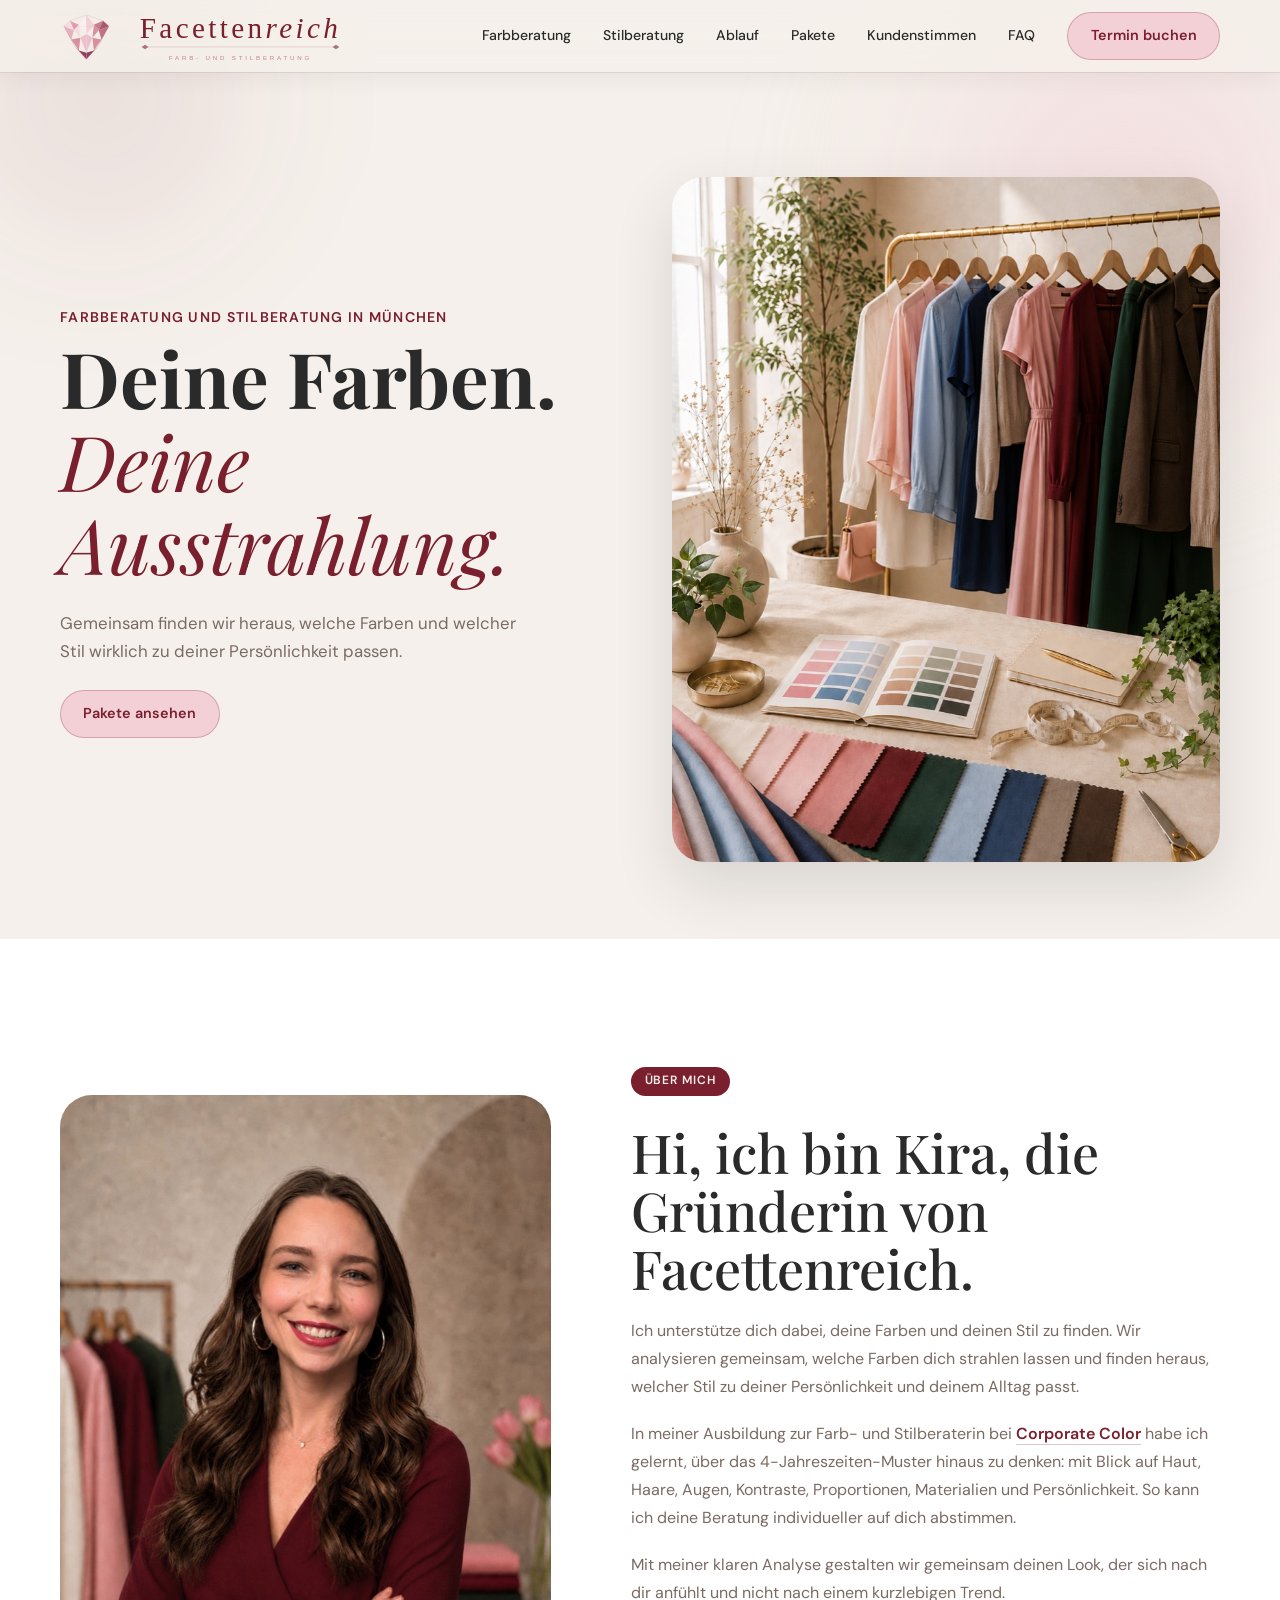
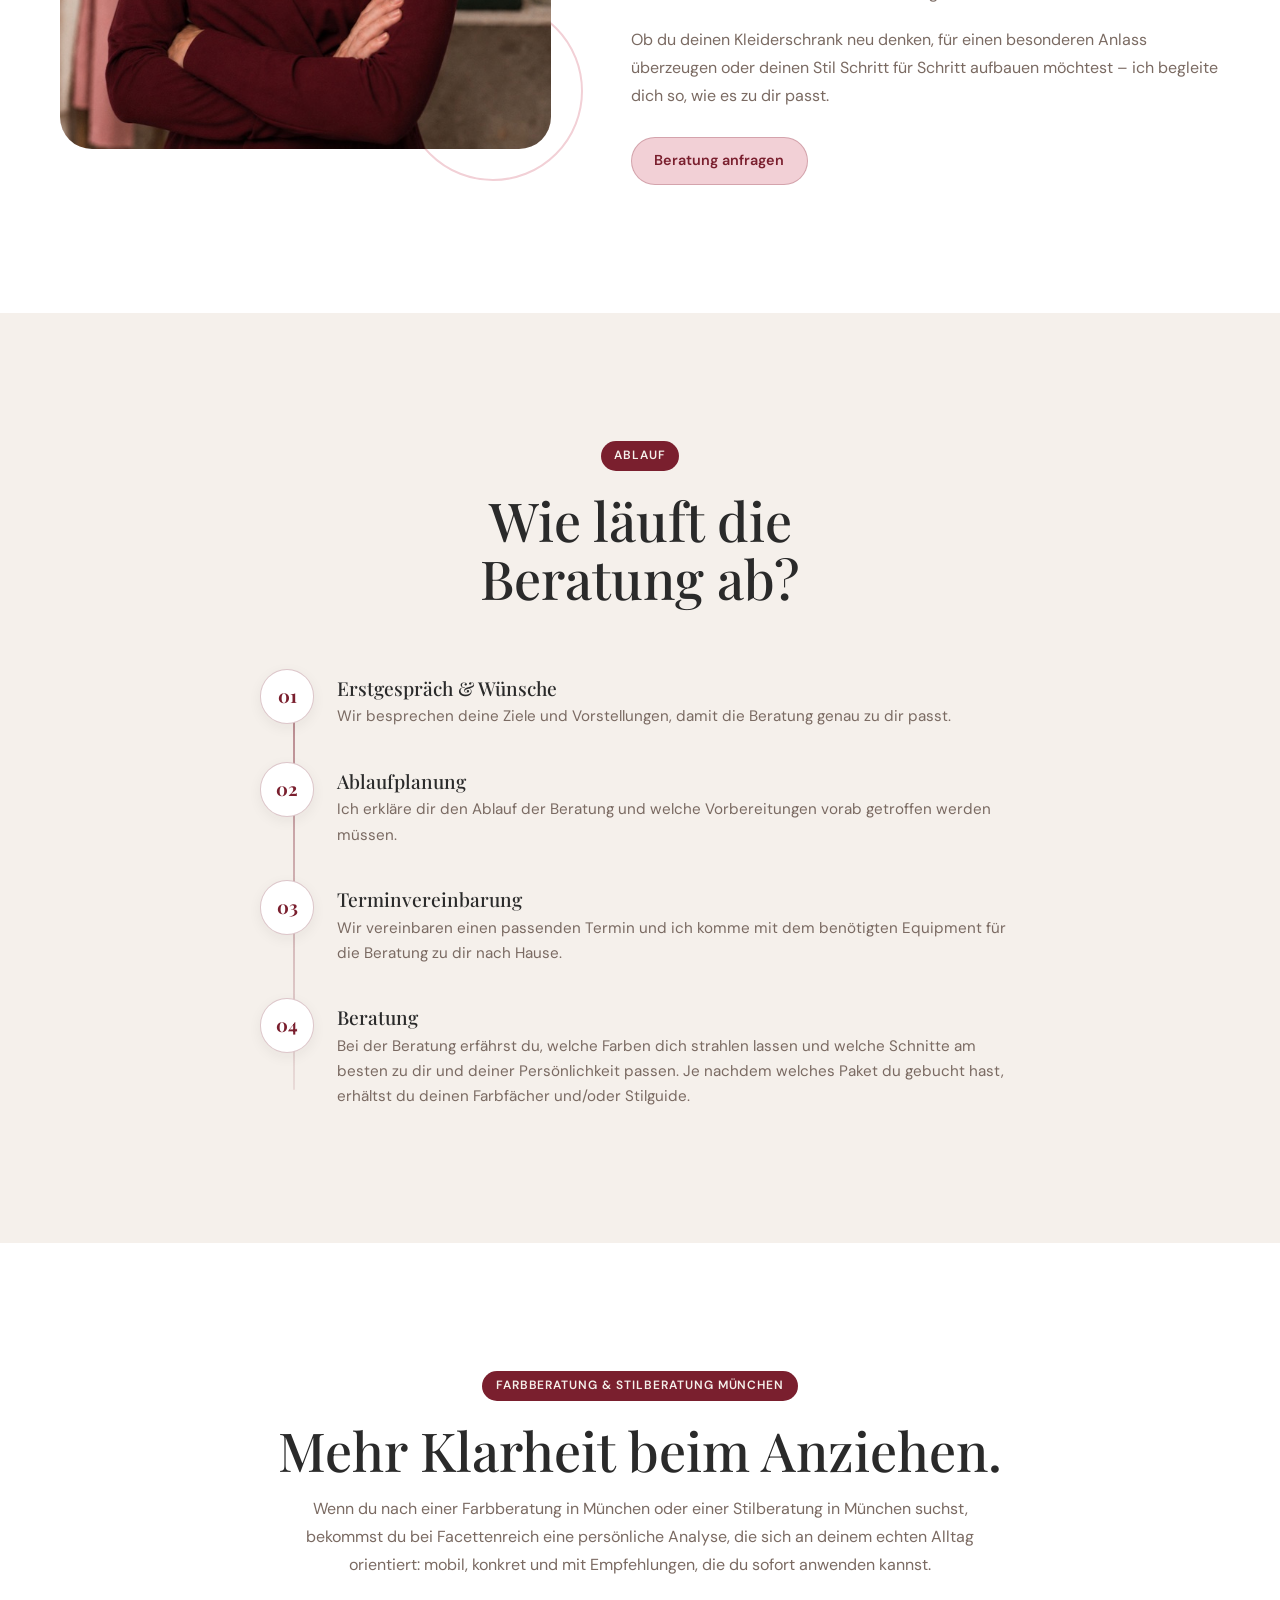
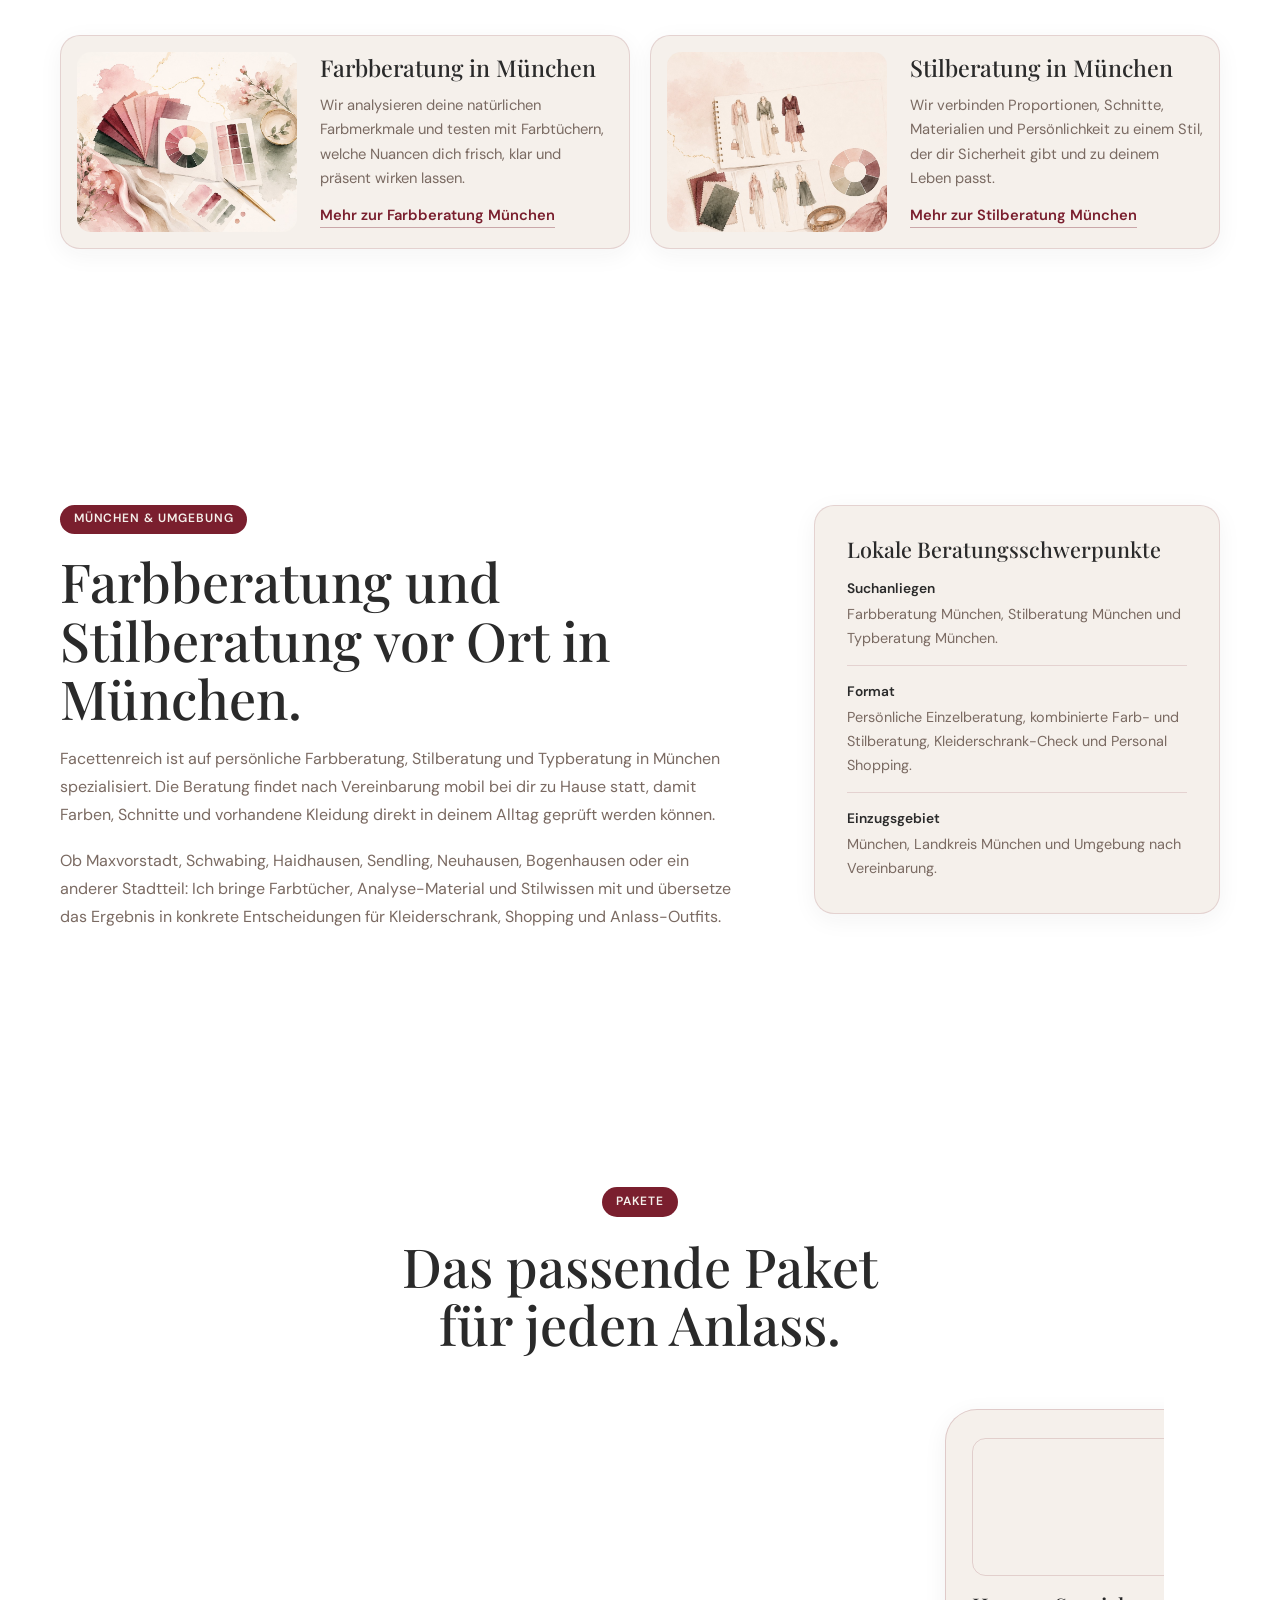
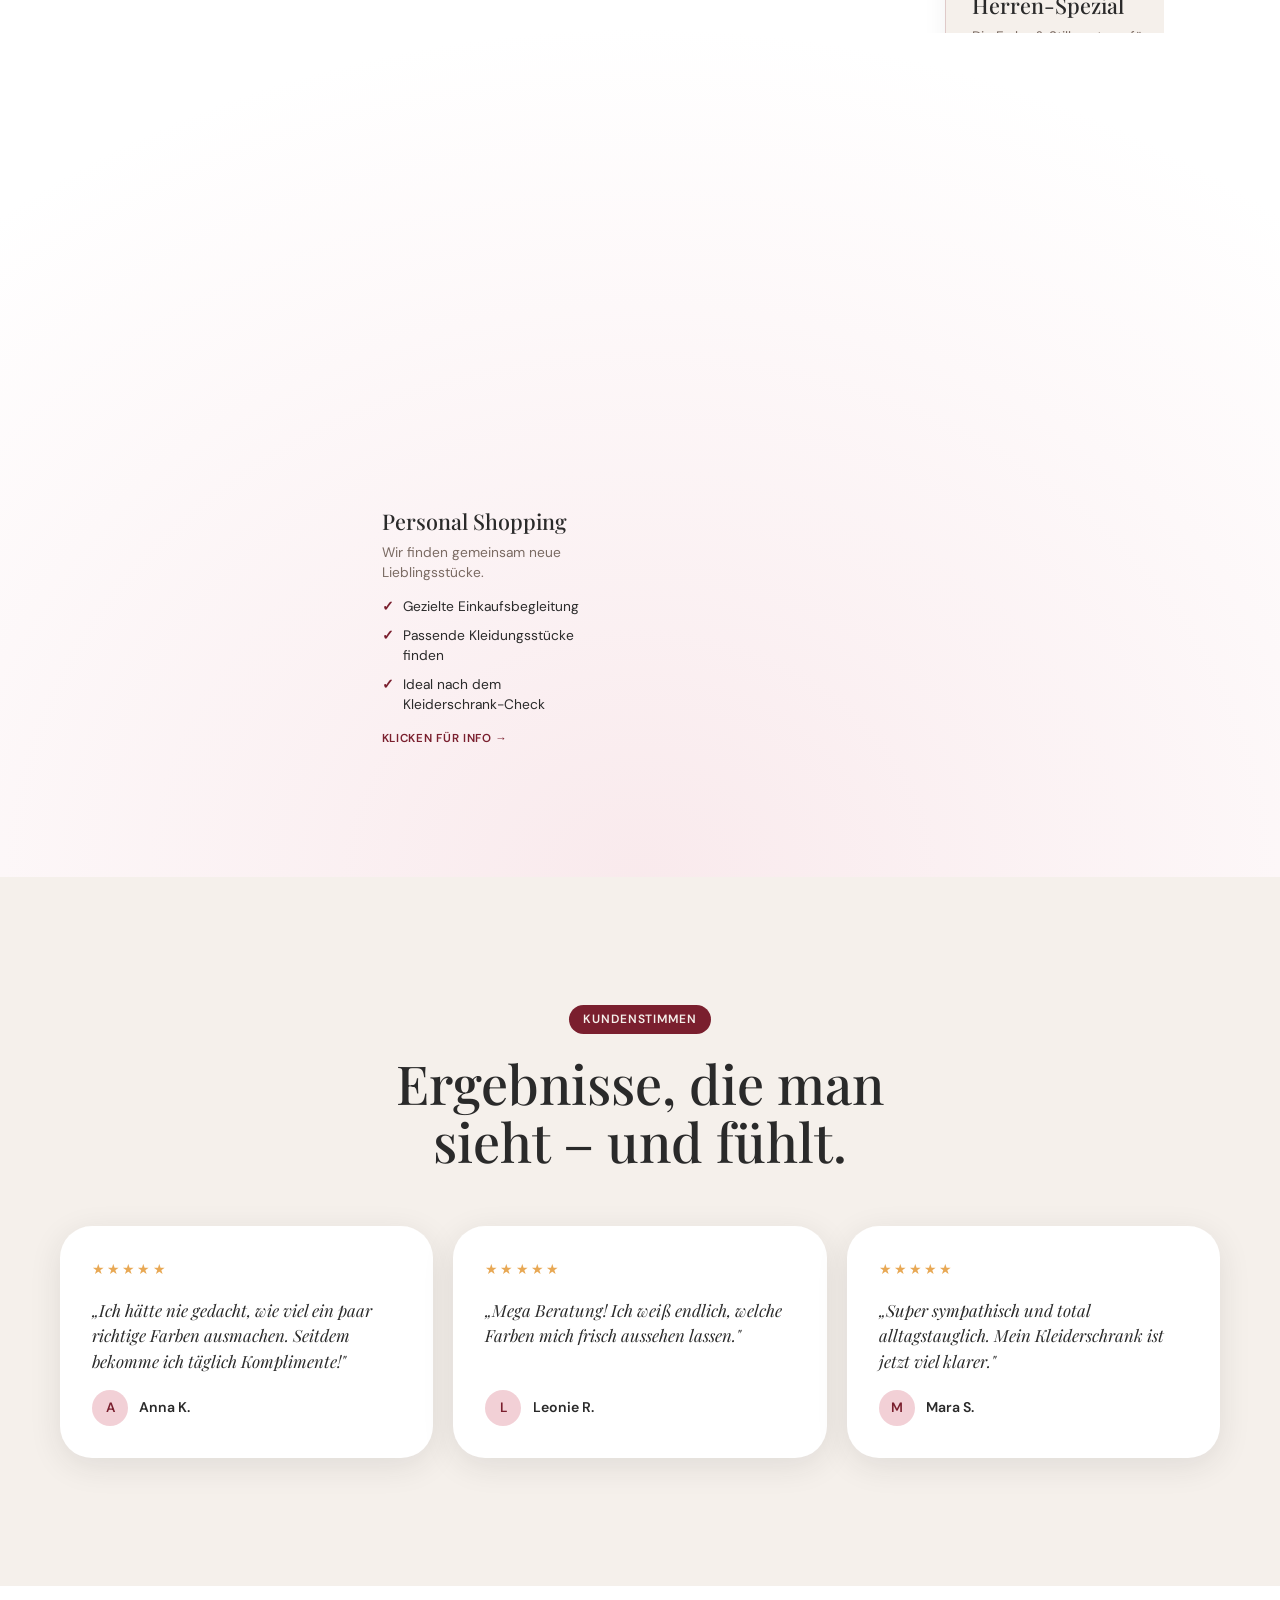
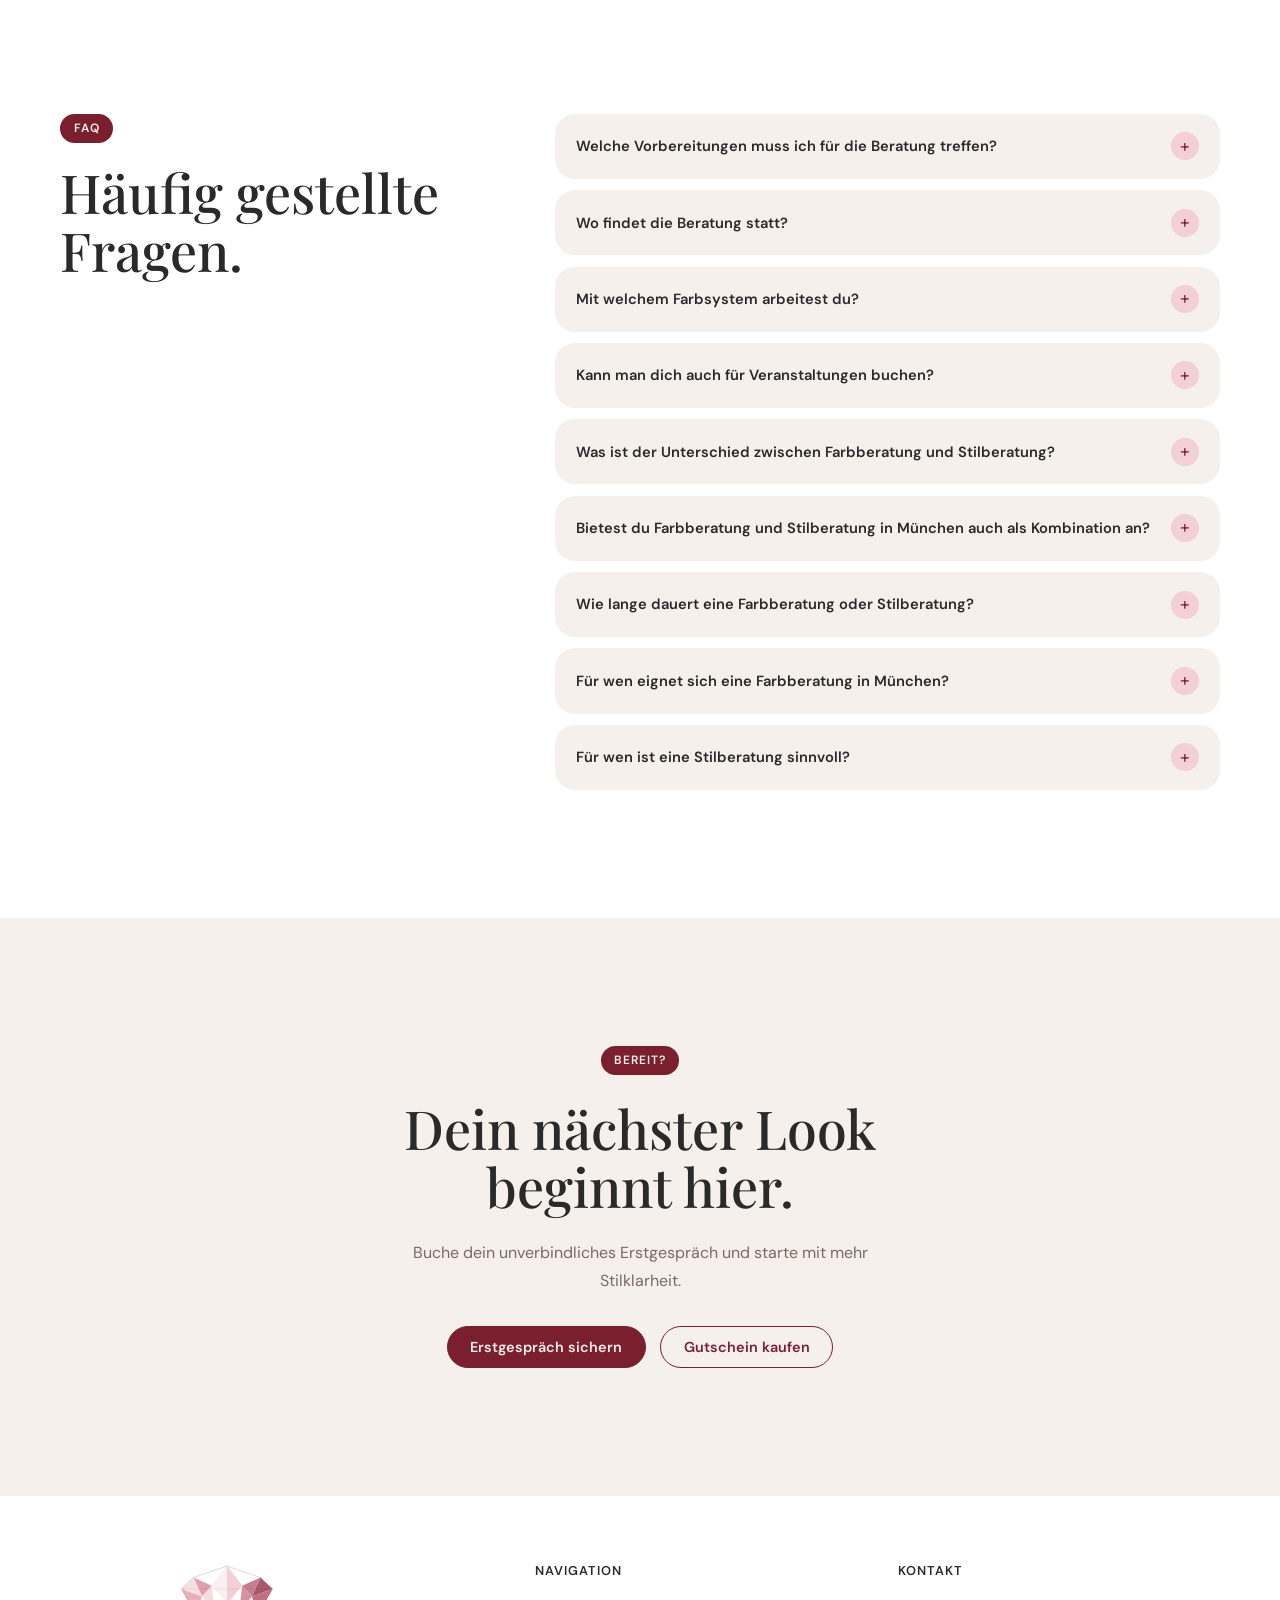
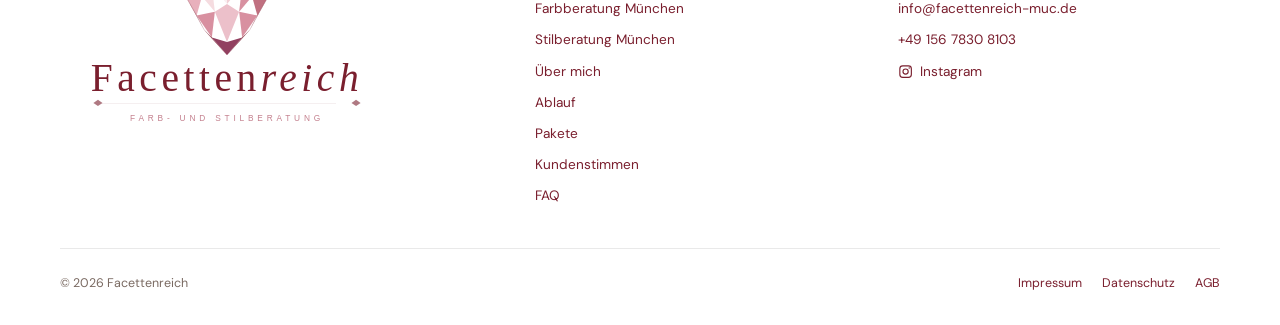
<file: index.html>
<!DOCTYPE html>
<html lang="de">
  <head>
    <meta charset="UTF-8" />
    <meta name="viewport" content="width=device-width, initial-scale=1.0" />
    <title>Farbberatung München &amp; Stilberatung München | Facettenreich</title>
    <meta name="description" content="Mobile Farbberatung und Stilberatung in München mit Kira Wimmers: Farbtyp-Analyse, Typberatung, passende Schnitte und ein Stilprofil für Alltag, Beruf und Anlass." />
    <meta name="robots" content="index, follow" />
    <meta name="author" content="Kira Wimmers" />
    <meta name="theme-color" content="#ffffff" />
    <meta name="geo.region" content="DE-BY" />
    <meta name="geo.placename" content="München" />
    <link rel="canonical" href="https://www.facettenreich-muc.de/" />
    <link rel="alternate" hreflang="de-DE" href="https://www.facettenreich-muc.de/" />
    <link rel="alternate" hreflang="x-default" href="https://www.facettenreich-muc.de/" />

    <!-- Open Graph -->
    <meta property="og:type" content="website" />
    <meta property="og:url" content="https://www.facettenreich-muc.de/" />
    <meta property="og:site_name" content="Facettenreich" />
    <meta property="og:locale" content="de_DE" />
    <meta property="og:title" content="Farbberatung München &amp; Stilberatung München | Facettenreich" />
    <meta property="og:description" content="Mobile Farbberatung und Stilberatung in München mit Kira Wimmers: Farbtyp-Analyse, Typberatung, passende Schnitte und ein Stilprofil für Alltag, Beruf und Anlass." />
    <meta property="og:image" content="https://www.facettenreich-muc.de/pics/header.png" />
    <meta property="og:image:width" content="1024" />
    <meta property="og:image:height" content="1535" />
    <meta property="og:image:type" content="image/png" />
    <meta property="og:image:alt" content="Farbberatung mit Kira Wimmers – Facettenreich München" />

    <!-- Twitter Card -->
    <meta name="twitter:card" content="summary_large_image" />
    <meta name="twitter:title" content="Farbberatung München &amp; Stilberatung München | Facettenreich" />
    <meta name="twitter:description" content="Mobile Farbberatung und Stilberatung in München mit Kira Wimmers: Farbtyp-Analyse, Typberatung, passende Schnitte und ein Stilprofil für Alltag, Beruf und Anlass." />
    <meta name="twitter:image" content="https://www.facettenreich-muc.de/pics/header.png" />

    <!-- Strukturierte Daten: LocalBusiness -->
    <script type="application/ld+json">
    {
      "@context": "https://schema.org",
      "@type": ["LocalBusiness", "ProfessionalService"],
      "@id": "https://www.facettenreich-muc.de/#business",
      "name": "Facettenreich – Farb- und Stilberatung",
      "alternateName": ["Farbberatung München", "Stilberatung München", "Typberatung München"],
      "description": "Individuelle Farb- und Stilberatung in München. Kira Wimmers analysiert deinen Farbtyp und entwickelt ein Stilkonzept, das zu deiner Persönlichkeit, deinem Alltag und deiner Garderobe passt.",
      "slogan": "Farbberatung und Stilberatung in München für mehr Klarheit beim Anziehen.",
      "url": "https://www.facettenreich-muc.de/",
      "image": "https://www.facettenreich-muc.de/pics/header.png",
      "logo": "https://www.facettenreich-muc.de/pics/facettenreich_logo.svg",
      "telephone": "+4915678308103",
      "email": "info@facettenreich-muc.de",
      "priceRange": "€€",
      "founder": {
        "@type": "Person",
        "name": "Kira Wimmers"
      },
      "address": {
        "@type": "PostalAddress",
        "streetAddress": "Steinheilstraße 3",
        "addressLocality": "München",
        "postalCode": "80333",
        "addressCountry": "DE"
      },
      "geo": {
        "@type": "GeoCoordinates",
        "latitude": 48.1505,
        "longitude": 11.5612
      },
      "areaServed": [
        {
          "@type": "City",
          "name": "München"
        },
        {
          "@type": "AdministrativeArea",
          "name": "Landkreis München"
        }
      ],
      "knowsAbout": [
        "Farbberatung München",
        "Stilberatung München",
        "Typberatung",
        "Farbtyp-Analyse",
        "Personal Shopping",
        "Kleiderschrank-Check"
      ],
      "openingHoursSpecification": {
        "@type": "OpeningHoursSpecification",
        "dayOfWeek": ["Monday", "Tuesday", "Wednesday", "Thursday", "Friday", "Saturday"],
        "description": "Termine nach Vereinbarung"
      },
      "sameAs": [
        "https://www.instagram.com/facettenreich_muc"
      ],
      "hasOfferCatalog": {
        "@type": "OfferCatalog",
        "name": "Beratungspakete",
        "itemListElement": [
          { "@type": "Offer", "url": "https://www.facettenreich-muc.de/farbberatung-muenchen.html", "itemOffered": { "@type": "Service", "name": "Farbberatung München" } },
          { "@type": "Offer", "url": "https://www.facettenreich-muc.de/stilberatung-muenchen.html", "itemOffered": { "@type": "Service", "name": "Stilberatung München" } },
          { "@type": "Offer", "itemOffered": { "@type": "Service", "name": "Farb- & Stilberatung" } },
          { "@type": "Offer", "itemOffered": { "@type": "Service", "name": "Herren-Spezial" } },
          { "@type": "Offer", "itemOffered": { "@type": "Service", "name": "Personal Shopping" } },
          { "@type": "Offer", "itemOffered": { "@type": "Service", "name": "Kleiderschrank-Check" } },
          { "@type": "Offer", "itemOffered": { "@type": "Service", "name": "Facettenreich Deluxe" } }
        ]
      }
    }
    </script>

    <!-- Strukturierte Daten: Website und Startseite -->
    <script type="application/ld+json">
    {
      "@context": "https://schema.org",
      "@graph": [
        {
          "@type": "WebSite",
          "@id": "https://www.facettenreich-muc.de/#website",
          "url": "https://www.facettenreich-muc.de/",
          "name": "Facettenreich",
          "alternateName": "Facettenreich München",
          "inLanguage": "de-DE",
          "publisher": {
            "@id": "https://www.facettenreich-muc.de/#business"
          }
        },
        {
          "@type": "WebPage",
          "@id": "https://www.facettenreich-muc.de/#webpage",
          "url": "https://www.facettenreich-muc.de/",
          "name": "Farbberatung München & Stilberatung München | Facettenreich",
          "headline": "Farbberatung und Stilberatung in München",
          "description": "Mobile Farbberatung und Stilberatung in München mit Kira Wimmers: Farbtyp-Analyse, Typberatung, passende Schnitte und ein Stilprofil für Alltag, Beruf und Anlass.",
          "inLanguage": "de-DE",
          "isPartOf": {
            "@id": "https://www.facettenreich-muc.de/#website"
          },
          "about": {
            "@id": "https://www.facettenreich-muc.de/#business"
          },
          "primaryImageOfPage": {
            "@type": "ImageObject",
            "url": "https://www.facettenreich-muc.de/pics/header.png",
            "width": 1024,
            "height": 1535
          }
        }
      ]
    }
    </script>

    <!-- Strukturierte Daten: FAQPage -->
    <script type="application/ld+json">
    {
      "@context": "https://schema.org",
      "@type": "FAQPage",
      "mainEntity": [
        {
          "@type": "Question",
          "name": "Welche Vorbereitungen muss ich für die Beratung treffen?",
          "acceptedAnswer": {
            "@type": "Answer",
            "text": "Für eine Farbberatung ist es wichtig, dass du ungeschminkt bist. Außerdem sollte deine natürliche Haut- und Haarfarbe zu sehen sein. Wenn du gefärbte Haare hast, lasse bitte einen Ansatz von mind. 2 cm rauswachsen."
          }
        },
        {
          "@type": "Question",
          "name": "Wo findet die Beratung statt?",
          "acceptedAnswer": {
            "@type": "Answer",
            "text": "Die Beratung findet bei dir zu Hause statt. Ich bringe das erforderliche Equipment mit."
          }
        },
        {
          "@type": "Question",
          "name": "Mit welchem Farbsystem arbeitest du?",
          "acceptedAnswer": {
            "@type": "Answer",
            "text": "Ich arbeite mit einem professionellen System aus 9 Farbtypen und 60 Farbtüchern. Damit gehe ich über die 4-Jahreszeiten-Einteilung hinaus, da die meisten Menschen individuelle Farbmerkmale haben, die nicht klar in diese vier Kategorien einzuordnen sind."
          }
        },
        {
          "@type": "Question",
          "name": "Kann man dich auch für Veranstaltungen buchen?",
          "acceptedAnswer": {
            "@type": "Answer",
            "text": "Ja, ich biete mobile Farbberatung für Events, Feiern und Firmenveranstaltungen an. In einem gemeinsamen Gespräch gehe ich gerne auf deine individuellen Wünsche ein."
          }
        },
        {
          "@type": "Question",
          "name": "Was ist der Unterschied zwischen Farbberatung und Stilberatung?",
          "acceptedAnswer": {
            "@type": "Answer",
            "text": "In der Farbberatung geht es um deine natürlichen Farben und darum, welche Nuancen dich frisch, klar und präsent wirken lassen. In der Stilberatung schauen wir auf Proportionen, Schnitte, Materialien, Stilrichtung und Alltag, damit Kleidung nicht nur gut aussieht, sondern sich nach dir anfühlt."
          }
        },
        {
          "@type": "Question",
          "name": "Bietest du Farbberatung und Stilberatung in München auch als Kombination an?",
          "acceptedAnswer": {
            "@type": "Answer",
            "text": "Ja. Die kombinierte Farb- und Stilberatung ist sinnvoll, wenn du deine Garderobe ganzheitlich neu ausrichten möchtest. Wir verbinden deine besten Farben mit passenden Schnitten, Materialien und Outfitideen."
          }
        },
        {
          "@type": "Question",
          "name": "Wie lange dauert eine Farbberatung oder Stilberatung?",
          "acceptedAnswer": {
            "@type": "Answer",
            "text": "Eine einzelne Farbberatung oder Stilberatung dauert in der Regel etwa 90 bis 120 Minuten. Die kombinierte Farb- und Stilberatung braucht mehr Zeit, damit Analyse, Empfehlungen und konkrete Anwendung in Ruhe Platz haben."
          }
        },
        {
          "@type": "Question",
          "name": "Für wen eignet sich eine Farbberatung in München?",
          "acceptedAnswer": {
            "@type": "Answer",
            "text": "Eine Farbberatung eignet sich, wenn du beim Einkaufen sicherer werden, Fehlkäufe vermeiden, frischer wirken oder vorhandene Kleidung besser kombinieren möchtest. Sie ist auch hilfreich bei beruflicher Neuorientierung, besonderen Anlässen oder einem neuen Lebensabschnitt."
          }
        },
        {
          "@type": "Question",
          "name": "Für wen ist eine Stilberatung sinnvoll?",
          "acceptedAnswer": {
            "@type": "Answer",
            "text": "Eine Stilberatung ist sinnvoll, wenn du wissen möchtest, welche Schnitte, Längen, Materialien und Stilrichtungen deine Persönlichkeit und Proportionen unterstreichen. Sie hilft besonders, wenn dein Kleiderschrank voll ist, sich aber trotzdem wenig stimmig anfühlt."
          }
        }
      ]
    }
    </script>

    <link rel="icon" href="pics/facettenreich_diamant.svg" type="image/svg+xml" />
    <link rel="preload" as="image" href="pics/small/header.jpg" type="image/jpeg" />
    <link rel="stylesheet" href="styles.css" />
    <script defer src="script.js"></script>
  </head>
  <body>

    <!-- HEADER -->
    <header class="header" id="top">
      <div class="wrap header-inner">
        <a class="logo" href="#top" aria-label="Zum Seitenanfang scrollen">
          <img src="pics/facettenreich_diamant.svg" alt="" aria-hidden="true" class="logo-diamant" />
          <img src="pics/facettenreich_schrift.svg" alt="Facettenreich" class="logo-schrift" />
        </a>
        <button class="burger" aria-label="Menü" aria-expanded="false">
          <span></span><span></span>
        </button>
        <nav class="nav" id="nav">
          <a href="farbberatung-muenchen.html">Farbberatung</a>
          <a href="stilberatung-muenchen.html">Stilberatung</a>
          <a href="#features">Ablauf</a>
          <a href="#services">Pakete</a>
          <a href="#reviews">Kundenstimmen</a>
          <a href="#faq">FAQ</a>
        </nav>
        <a href="#contact" class="btn btn-pill header-cta">Termin buchen</a>
      </div>
    </header>

    <main>

      <!-- HERO -->
      <section class="hero">
        <div class="hero-blob" aria-hidden="true"></div>
        <div class="hero-blob hero-blob--2" aria-hidden="true"></div>
        <div class="wrap hero-inner">
          <div class="hero-text">
            <h1>
              <span class="h1-kicker">Farbberatung und Stilberatung in München</span>
              <span class="h1-main">Deine Farben.<br><em>Deine Ausstrahlung.</em></span>
            </h1>
            <p>Gemeinsam finden wir heraus, welche Farben und welcher Stil wirklich zu deiner Persönlichkeit passen.</p>
            <div class="hero-actions">
              <a href="#services" class="btn btn-pill">Pakete ansehen</a>
            </div>
          </div>
          <div class="hero-visual">
            <div class="hero-card hero-card--main">
              <picture>
                <img src="pics/small/header.jpg" alt="Kira Wimmers bei der Farbberatung – Facettenreich München" width="800" height="1200" fetchpriority="high" decoding="async" />
              </picture>
            </div>
          </div>
        </div>
      </section>

      <!-- ABOUT -->
      <section class="section about" id="about">
        <div class="wrap about-grid">
          <div class="about-photo reveal">
            <div class="photo-frame">
              <div class="photo-inner">
                <picture>
                  <img src="pics/small/aboutme.jpg" alt="Kira Wimmers – Farb- und Stilberaterin in München" class="about-photo-image" loading="lazy" decoding="async" width="720" height="900" />
                </picture>
              </div>
              <div class="photo-deco" aria-hidden="true"></div>
            </div>
          </div>
          <div class="about-copy reveal reveal--delay">
            <span class="tag tag--muted">Über mich</span>
            <h2>Hi, ich bin Kira, die Gründerin von Facettenreich.</h2>
            <p>Ich unterstütze dich dabei, deine Farben und deinen Stil zu finden. Wir analysieren gemeinsam, welche Farben dich strahlen lassen und finden heraus, welcher Stil zu deiner Persönlichkeit und deinem Alltag passt.</p>
            <p>In meiner Ausbildung zur Farb- und Stilberaterin bei <a href="https://www.corporatecolor.de/" target="_blank" rel="noopener noreferrer">Corporate Color</a> habe ich gelernt, über das 4-Jahreszeiten-Muster hinaus zu denken: mit Blick auf Haut, Haare, Augen, Kontraste, Proportionen, Materialien und Persönlichkeit. So kann ich deine Beratung individueller auf dich abstimmen.</p>
            <p>Mit meiner klaren Analyse gestalten wir gemeinsam deinen Look, der sich nach dir anfühlt und nicht nach einem kurzlebigen Trend.</p>
            <p>Ob du deinen Kleiderschrank neu denken, für einen besonderen Anlass überzeugen oder deinen Stil Schritt für Schritt aufbauen möchtest – ich begleite dich so, wie es zu dir passt.</p>
            <div class="about-actions">
              <a href="#" class="btn btn-pill flip-anfrage" data-package="Allgemeine Beratung">Beratung anfragen</a>
            </div>
          </div>
        </div>
      </section>

      <!-- ABLAUF (vorher: features) -->
      <section class="section features" id="features">
        <div class="wrap">
          <div class="section-head reveal">
            <span class="tag tag--muted">Ablauf</span>
            <h2>Wie läuft die<br>Beratung ab?</h2>
          </div>
          <ol class="ablauf-list reveal">
            <li class="ablauf-item">
              <span class="ablauf-num">01</span>
              <div class="ablauf-text">
                <h3>Erstgespräch &amp; Wünsche</h3>
                <p>Wir besprechen deine Ziele und Vorstellungen, damit die Beratung genau zu dir passt.</p>
              </div>
            </li>
            <li class="ablauf-item">
              <span class="ablauf-num">02</span>
              <div class="ablauf-text">
                <h3>Ablaufplanung</h3>
                <p>Ich erkläre dir den Ablauf der Beratung und welche Vorbereitungen vorab getroffen werden müssen.</p>
              </div>
            </li>
            <li class="ablauf-item">
              <span class="ablauf-num">03</span>
              <div class="ablauf-text">
                <h3>Terminvereinbarung</h3>
                <p>Wir vereinbaren einen passenden Termin und ich komme mit dem benötigten Equipment für die Beratung zu dir nach Hause.</p>
              </div>
            </li>
            <li class="ablauf-item">
              <span class="ablauf-num">04</span>
              <div class="ablauf-text">
                <h3>Beratung</h3>
                <p>Bei der Beratung erfährst du, welche Farben dich strahlen lassen und welche Schnitte am besten zu dir und deiner Persönlichkeit passen. Je nachdem welches Paket du gebucht hast, erhältst du deinen Farbfächer und/oder Stilguide.</p>
              </div>
            </li>
          </ol>
        </div>
      </section>

      <!-- SEO LANDING LINKS -->
      <section class="section seo-overview" aria-labelledby="seo-overview-title">
        <div class="wrap seo-overview-inner">
          <div class="section-head reveal">
            <span class="tag tag--muted">Farbberatung &amp; Stilberatung München</span>
            <h2 id="seo-overview-title">Mehr Klarheit beim Anziehen.</h2>
            <p>Wenn du nach einer Farbberatung in München oder einer Stilberatung in München suchst, bekommst du bei Facettenreich eine persönliche Analyse, die sich an deinem echten Alltag orientiert: mobil, konkret und mit Empfehlungen, die du sofort anwenden kannst.</p>
          </div>
          <div class="seo-card-grid reveal">
            <article class="seo-card">
              <picture>
                <img src="pics/small/farbberatung.jpg" alt="Farbberatung München mit Farbtüchern und Farbfächer" loading="lazy" decoding="async" width="900" height="675" />
              </picture>
              <div>
                <h3>Farbberatung in München</h3>
                <p>Wir analysieren deine natürlichen Farbmerkmale und testen mit Farbtüchern, welche Nuancen dich frisch, klar und präsent wirken lassen.</p>
                <a href="farbberatung-muenchen.html" class="text-link">Mehr zur Farbberatung München</a>
              </div>
            </article>
            <article class="seo-card">
              <picture>
                <img src="pics/small/stilberatung.jpg" alt="Stilberatung München mit Proportionsanalyse und Stilguide" loading="lazy" decoding="async" width="900" height="673" />
              </picture>
              <div>
                <h3>Stilberatung in München</h3>
                <p>Wir verbinden Proportionen, Schnitte, Materialien und Persönlichkeit zu einem Stil, der dir Sicherheit gibt und zu deinem Leben passt.</p>
                <a href="stilberatung-muenchen.html" class="text-link">Mehr zur Stilberatung München</a>
              </div>
            </article>
          </div>
        </div>
      </section>

      <section class="section local-seo" aria-labelledby="local-seo-title">
        <div class="wrap landing-split">
          <div class="landing-copy reveal">
            <span class="tag tag--muted">München &amp; Umgebung</span>
            <h2 id="local-seo-title">Farbberatung und Stilberatung vor Ort in München.</h2>
            <p>Facettenreich ist auf persönliche Farbberatung, Stilberatung und Typberatung in München spezialisiert. Die Beratung findet nach Vereinbarung mobil bei dir zu Hause statt, damit Farben, Schnitte und vorhandene Kleidung direkt in deinem Alltag geprüft werden können.</p>
            <p>Ob Maxvorstadt, Schwabing, Haidhausen, Sendling, Neuhausen, Bogenhausen oder ein anderer Stadtteil: Ich bringe Farbtücher, Analyse-Material und Stilwissen mit und übersetze das Ergebnis in konkrete Entscheidungen für Kleiderschrank, Shopping und Anlass-Outfits.</p>
          </div>
          <div class="landing-note local-proof reveal reveal--delay">
            <h3>Lokale Beratungsschwerpunkte</h3>
            <ul class="local-proof-list">
              <li>
                <strong>Suchanliegen</strong>
                <span>Farbberatung München, Stilberatung München und Typberatung München.</span>
              </li>
              <li>
                <strong>Format</strong>
                <span>Persönliche Einzelberatung, kombinierte Farb- und Stilberatung, Kleiderschrank-Check und Personal Shopping.</span>
              </li>
              <li>
                <strong>Einzugsgebiet</strong>
                <span>München, Landkreis München und Umgebung nach Vereinbarung.</span>
              </li>
            </ul>
          </div>
        </div>
      </section>

      <!-- PAKETE (vorher: Angebot) -->
      <section class="section services" id="services">
        <div class="wrap">
          <div class="section-head reveal">
            <span class="tag tag--muted">Pakete</span>
            <h2>Das passende Paket<br>für jeden Anlass.</h2>
          </div>
          <div class="flip-grid reveal">

            <!-- Farbberatung -->
            <div class="flip-card" data-package="Farbberatung">
              <div class="flip-inner">
                <div class="flip-front">
                  <div class="flip-front-content">
                    <img src="pics/small/farbberatung.jpg" alt="Farbberatung in München – Farbfächer und Farbtücher" class="flip-front-image" loading="lazy" decoding="async" width="900" height="675" />
                    <h3>Farbberatung</h3>
                    <p class="flip-front-tagline">Lerne, welche Farben dich strahlen lassen.</p>
                    <ul class="flip-front-list">
                      <li>Professionelle Farbtyp-Analyse</li>
                      <li>Klares Farbsystem für den Alltag</li>
                      <li>Farbfächer inklusive</li>
                    </ul>
                    <span class="flip-hint">Klicken für Info →</span>
                  </div>
                </div>
                <div class="flip-back">
                  <h3 class="flip-back-title">Farbberatung</h3>
                  <p class="flip-back-desc">Bei der Farbberatung wird dein Farbtyp analysiert und ich zeige dir, welche Töne dich strahlen lassen. Du gehst mit einem klaren Farbsystem und deinem Farbfächer nach Hause, sodass du deine Erkenntnisse sofort im Alltag anwenden kannst.</p>
                  <div class="flip-back-meta">
                    <span class="flip-back-price">299 Euro</span>
                    <span class="flip-back-duration">90–120 Min. · inkl. Farbfächer</span>
                  </div>
                  <button type="button" class="btn btn-pill btn--accent flip-anfrage" data-package="Farbberatung">Anfragen</button>
                </div>
              </div>
            </div>

            <!-- Stilberatung -->
            <div class="flip-card" data-package="Stilberatung">
              <div class="flip-inner">
                <div class="flip-front">
                  <div class="flip-front-content">
                    <img src="pics/small/stilberatung.jpg" alt="Stilberatung – Figur- und Proportionsanalyse" class="flip-front-image" loading="lazy" decoding="async" width="900" height="673" />
                    <h3>Stilberatung</h3>
                    <p class="flip-front-tagline">Lerne deinen perfekten Stil kennen.</p>
                    <ul class="flip-front-list">
                      <li>Figur- &amp; Proportionsanalyse</li>
                      <li>Materialkunde &amp; Stilrichtung</li>
                      <li>Klare Stilidentität</li>
                    </ul>
                    <span class="flip-hint">Klicken für Info →</span>
                  </div>
                </div>
                <div class="flip-back">
                  <h3 class="flip-back-title">Stilberatung</h3>
                  <p class="flip-back-desc">Wir verbinden Figur, Proportionen, Materialien und Stilrichtung zu einem stimmigen Gesamtbild. Das Ergebnis ist eine klare Stilidentität, die du im Alltag sofort nutzen kannst.</p>
                  <div class="flip-back-meta">
                    <span class="flip-back-price">299 Euro</span>
                    <span class="flip-back-duration">90–120 Min. · inkl. persönlicher Stilguide</span>
                  </div>
                  <button type="button" class="btn btn-pill btn--accent flip-anfrage" data-package="Stilberatung">Anfragen</button>
                </div>
              </div>
            </div>

            <!-- Farb- und Stilberatung -->
            <div class="flip-card" data-package="Farb- &amp; Stilberatung">
              <div class="flip-inner">
                <div class="flip-front flip-front--featured">
                  <div class="flip-front-content">
                    <img src="pics/small/farb_stil.jpg" alt="Farb- und Stilberatung als Gesamtpaket" class="flip-front-image" loading="lazy" decoding="async" width="900" height="675" />
                    <h3>Farb- &amp; Stilberatung</h3>
                    <p class="flip-front-tagline">Finde deine Farben und deinen Stil.</p>
                    <ul class="flip-front-list">
                      <li>Das optimale Gesamtpaket</li>
                      <li>Farben + Stilkonzept kombiniert</li>
                      <li>Auf deinen Alltag zugeschnitten</li>
                    </ul>
                    <span class="flip-hint">Klicken für Info →</span>
                  </div>
                </div>
                <div class="flip-back">
                  <h3 class="flip-back-title">Farb- &amp; Stilberatung</h3>
                  <p class="flip-back-desc">Das optimale Gesamtpaket. Hier verbinden wir deine idealen Farben mit einem Stilkonzept, das zu deiner Figur, deinem Alltag und deiner Ausstrahlung passt.</p>
                  <div class="flip-back-meta">
                    <span class="flip-back-price">599 Euro</span>
                    <span class="flip-back-duration">3–4 Std.</span>
                  </div>
                  <button type="button" class="btn btn-pill btn--accent flip-anfrage" data-package="Farb- &amp; Stilberatung">Anfragen</button>
                </div>
              </div>
            </div>

            <!-- Herren-Spezial -->
            <div class="flip-card" data-package="Herren-Spezial">
              <div class="flip-inner">
                <div class="flip-front">
                  <div class="flip-front-content">
                    <img src="pics/small/herren.jpg" alt="Herren-Spezial – Farb- und Stilberatung für Männer" class="flip-front-image" loading="lazy" decoding="async" width="900" height="675" />
                    <h3>Herren-Spezial</h3>
                    <p class="flip-front-tagline">Die Farb- &amp; Stilberatung für Männer.</p>
                    <ul class="flip-front-list">
                      <li>Business, Casual &amp; Freizeit</li>
                      <li>Farbempfehlungen &amp; Passformen</li>
                      <li>Kombinationsmöglichkeiten</li>
                    </ul>
                    <span class="flip-hint">Klicken für Info →</span>
                  </div>
                </div>
                <div class="flip-back">
                  <h3 class="flip-back-title">Herren-Spezial</h3>
                  <p class="flip-back-desc">Ob Business, smart casual oder Freizeit: Du erhältst Empfehlungen zu Farben, Passformen und Kombinationsmöglichkeiten – abgestimmt auf deinen Alltag.</p>
                  <div class="flip-back-meta">
                    <span class="flip-back-price">449 Euro</span>
                    <span class="flip-back-duration">2–3 Std. · inkl. Farbfächer</span>
                  </div>
                  <button type="button" class="btn btn-pill btn--accent flip-anfrage" data-package="Herren-Spezial">Anfragen</button>
                </div>
              </div>
            </div>

            <!-- Kleiderschrank-Check -->
            <div class="flip-card" data-package="Kleiderschrank-Check">
              <div class="flip-inner">
                <div class="flip-front">
                  <div class="flip-front-content">
                    <span class="flip-badge flip-badge--soft">Add-on</span>
                    <img src="pics/small/schrank.jpg" alt="Kleiderschrank-Check – Garderobe gemeinsam sortieren" class="flip-front-image" loading="lazy" decoding="async" width="900" height="675" />
                    <h3>Kleiderschrank-Check</h3>
                    <p class="flip-front-tagline">Dein Schrank: neu gedacht.</p>
                    <ul class="flip-front-list">
                      <li>Gemeinsam ausmisten &amp; ordnen</li>
                      <li>Kleidungslücken erkennen</li>
                      <li>Neue Kombinationen entdecken</li>
                    </ul>
                    <span class="flip-hint">Klicken für Info →</span>
                  </div>
                </div>
                <div class="flip-back">
                  <h3 class="flip-back-title">Kleiderschrank-Check</h3>
                  <p class="flip-back-desc">Wir sortieren gemeinsam aus, erkennen Lücken und entdecken neue Kombinationen aus vorhandenen Teilen. So entsteht wieder Ordnung im Schrank und Klarheit beim täglichen Anziehen.</p>
                  <div class="flip-back-meta">
                    <span class="flip-back-price">Auf Anfrage</span>
                  </div>
                  <button type="button" class="btn btn-pill btn--accent flip-anfrage" data-package="Kleiderschrank-Check">Anfragen</button>
                </div>
              </div>
            </div>

            <!-- Personal Shopping -->
            <div class="flip-card" data-package="Personal Shopping">
              <div class="flip-inner">
                <div class="flip-front">
                  <div class="flip-front-content">
                    <span class="flip-badge flip-badge--soft">Add-on</span>
                    <img src="pics/small/shopping.jpg" alt="Personal Shopping – gezielte Einkaufsbegleitung in München" class="flip-front-image" loading="lazy" decoding="async" width="900" height="675" />
                    <h3>Personal Shopping</h3>
                    <p class="flip-front-tagline">Wir finden gemeinsam neue Lieblingsstücke.</p>
                    <ul class="flip-front-list">
                      <li>Gezielte Einkaufsbegleitung</li>
                      <li>Passende Kleidungsstücke finden</li>
                      <li>Ideal nach dem Kleiderschrank-Check</li>
                    </ul>
                    <span class="flip-hint">Klicken für Info →</span>
                  </div>
                </div>
                <div class="flip-back">
                  <h3 class="flip-back-title">Personal Shopping</h3>
                  <p class="flip-back-desc">Nachdem wir deine Farben und deinen Stil herausgearbeitet haben, gehen wir gemeinsam auf die Suche nach passenden Kleidungsstücken. Die perfekte Ergänzung zum Kleiderschrank-Check.</p>
                  <div class="flip-back-meta">
                    <span class="flip-back-price">Auf Anfrage</span>
                  </div>
                  <button type="button" class="btn btn-pill btn--accent flip-anfrage" data-package="Personal Shopping">Anfragen</button>
                </div>
              </div>
            </div>

            <!-- Sonderformate -->
            <div class="flip-card" data-package="Sonderformate">
              <div class="flip-inner">
                <div class="flip-front">
                  <div class="flip-front-content">
                    <span class="flip-badge flip-badge--soft">Spezial</span>
                    <img src="pics/small/jga.jpg" alt="Sonderformate – Gruppen- und Eventberatung" class="flip-front-image" loading="lazy" decoding="async" width="900" height="675" />
                    <h3>Sonderformate</h3>
                    <p class="flip-front-tagline">Gruppen- &amp; Eventformate auf Maß.</p>
                    <ul class="flip-front-list">
                      <li>JGA &amp; Mädelsabend</li>
                      <li>Mutter-Tochter-Tag</li>
                      <li>Firmenfeier &amp; Team-Events</li>
                    </ul>
                    <span class="flip-hint">Klicken für Info →</span>
                  </div>
                </div>
                <div class="flip-back">
                  <h3 class="flip-back-title">Sonderformate</h3>
                  <p class="flip-back-desc">Ob JGA, Mädelsabend, Mutter-Tochter-Tag oder Firmenfeier: Auf Wunsch gestalte ich auch Gruppen- und Sonderformate. Dein Anlass ist besonders? Dann passt das Format sich an – nicht umgekehrt.</p>
                  <div class="flip-back-meta">
                    <span class="flip-back-price">Auf Anfrage</span>
                  </div>
                  <button type="button" class="btn btn-pill btn--accent flip-anfrage" data-package="Sonderformate">Anfragen</button>
                </div>
              </div>
            </div>

            <!-- Facettenreich Deluxe -->
            <div class="flip-card" data-package="Facettenreich Deluxe">
              <div class="flip-inner">
                <div class="flip-front flip-front--premium">
                  <div class="flip-front-content">
                    <span class="flip-badge">Premium</span>
                    <img src="pics/small/spezial.jpg" alt="Facettenreich Deluxe – das große Verwandlungspaket" class="flip-front-image" loading="lazy" decoding="async" width="900" height="675" />
                    <h3>Facettenreich Deluxe</h3>
                    <p class="flip-front-tagline">Das große Verwandlungspaket.</p>
                    <ul class="flip-front-list">
                      <li>Farb- &amp; Stilanalyse</li>
                      <li>Kleiderschrank-Check</li>
                      <li>Persönliche Einkaufsbegleitung</li>
                    </ul>
                    <span class="flip-hint">Klicken für Info →</span>
                  </div>
                </div>
                <div class="flip-back">
                  <h3 class="flip-back-title">Facettenreich Deluxe</h3>
                  <p class="flip-back-desc">Dein Komplettprogramm für einen neuen Auftritt. Farb- &amp; Stilanalyse, Kleiderschrank-Check und persönliche Einkaufsbegleitung – verteilt auf 3 Termine, damit alles in Ruhe wirken kann.</p>
                  <div class="flip-back-meta">
                    <span class="flip-back-price">Auf Anfrage</span>
                    <span class="flip-back-duration">3 Termine · ca. 8–10 Std. · inkl. Farbfächer, Stilguide &amp; Einkaufsbegleitung</span>
                  </div>
                  <button type="button" class="btn btn-pill btn--accent flip-anfrage" data-package="Facettenreich Deluxe">Anfragen</button>
                </div>
              </div>
            </div>

          </div>
        </div>
      </section>

      <!-- TESTIMONIALS -->
      <section class="section reviews" id="reviews">
        <div class="wrap">
          <div class="section-head reveal">
            <span class="tag tag--muted">Kundenstimmen</span>
            <h2>Ergebnisse, die man<br>sieht – und fühlt.</h2>
          </div>
          <div class="reviews-grid">
            <article class="review-card reveal">
              <p class="stars">★★★★★</p>
              <blockquote>„Ich hätte nie gedacht, wie viel ein paar richtige Farben ausmachen. Seitdem bekomme ich täglich Komplimente!"</blockquote>
              <div class="review-author">
                <div class="review-avatar">A</div>
                <div>
                  <strong>Anna K.</strong>
                </div>
              </div>
            </article>
            <article class="review-card reveal reveal--delay">
              <p class="stars">★★★★★</p>
              <blockquote>„Mega Beratung! Ich weiß endlich, welche Farben mich frisch aussehen lassen."</blockquote>
              <div class="review-author">
                <div class="review-avatar">L</div>
                <div>
                  <strong>Leonie R.</strong>
                </div>
              </div>
            </article>
            <article class="review-card reveal reveal--delay2">
              <p class="stars">★★★★★</p>
              <blockquote>„Super sympathisch und total alltagstauglich. Mein Kleiderschrank ist jetzt viel klarer."</blockquote>
              <div class="review-author">
                <div class="review-avatar">M</div>
                <div>
                  <strong>Mara S.</strong>
                </div>
              </div>
            </article>
          </div>
        </div>
      </section>

      <!-- FAQ -->
      <section class="section faq" id="faq">
        <div class="wrap faq-inner">
          <div class="section-head section-head--left reveal">
            <span class="tag tag--muted">FAQ</span>
            <h2>Häufig gestellte<br>Fragen.</h2>
          </div>
          <div class="faq-list">
            <details class="reveal">
              <summary>Welche Vorbereitungen muss ich für die Beratung treffen?</summary>
              <p>Für eine Farbberatung ist es wichtig, dass du ungeschminkt bist. Außerdem sollte deine natürliche Haut- und Haarfarbe zu sehen sein. Wenn du gefärbte Haare hast, lasse bitte einen Ansatz von mind. 2 cm rauswachsen.</p>
            </details>
            <details class="reveal">
              <summary>Wo findet die Beratung statt?</summary>
              <p>Die Beratung findet bei dir zu Hause statt. Ich bringe das erforderliche Equipment mit.</p>
            </details>
            <details class="reveal">
              <summary>Mit welchem Farbsystem arbeitest du?</summary>
              <p>Ich arbeite mit einem professionellen System aus 9 Farbtypen und 60 Farbtüchern. Damit gehe ich über die 4-Jahreszeiten-Einteilung hinaus, da die meisten Menschen individuelle Farbmerkmale haben, die nicht klar in diese vier Kategorien einzuordnen sind.</p>
            </details>
            <details class="reveal">
              <summary>Kann man dich auch für Veranstaltungen buchen?</summary>
              <p>Ja, ich biete mobile Farbberatung für Events, Feiern und Firmenveranstaltungen an. In einem gemeinsamen Gespräch gehe ich gerne auf deine individuellen Wünsche ein.</p>
            </details>
            <details class="reveal">
              <summary>Was ist der Unterschied zwischen Farbberatung und Stilberatung?</summary>
              <p>In der Farbberatung geht es um deine natürlichen Farben und darum, welche Nuancen dich frisch, klar und präsent wirken lassen. In der Stilberatung schauen wir auf Proportionen, Schnitte, Materialien, Stilrichtung und Alltag, damit Kleidung nicht nur gut aussieht, sondern sich nach dir anfühlt.</p>
            </details>
            <details class="reveal">
              <summary>Bietest du Farbberatung und Stilberatung in München auch als Kombination an?</summary>
              <p>Ja. Die kombinierte Farb- und Stilberatung ist sinnvoll, wenn du deine Garderobe ganzheitlich neu ausrichten möchtest. Wir verbinden deine besten Farben mit passenden Schnitten, Materialien und Outfitideen.</p>
            </details>
            <details class="reveal">
              <summary>Wie lange dauert eine Farbberatung oder Stilberatung?</summary>
              <p>Eine einzelne Farbberatung oder Stilberatung dauert in der Regel etwa 90 bis 120 Minuten. Die kombinierte Farb- und Stilberatung braucht mehr Zeit, damit Analyse, Empfehlungen und konkrete Anwendung in Ruhe Platz haben.</p>
            </details>
            <details class="reveal">
              <summary>Für wen eignet sich eine Farbberatung in München?</summary>
              <p>Eine Farbberatung eignet sich, wenn du beim Einkaufen sicherer werden, Fehlkäufe vermeiden, frischer wirken oder vorhandene Kleidung besser kombinieren möchtest. Sie ist auch hilfreich bei beruflicher Neuorientierung, besonderen Anlässen oder einem neuen Lebensabschnitt.</p>
            </details>
            <details class="reveal">
              <summary>Für wen ist eine Stilberatung sinnvoll?</summary>
              <p>Eine Stilberatung ist sinnvoll, wenn du wissen möchtest, welche Schnitte, Längen, Materialien und Stilrichtungen deine Persönlichkeit und Proportionen unterstreichen. Sie hilft besonders, wenn dein Kleiderschrank voll ist, sich aber trotzdem wenig stimmig anfühlt.</p>
            </details>
          </div>
        </div>
      </section>

      <!-- FINAL CTA -->
      <section class="cta-section" id="contact">
        <div class="cta-blob" aria-hidden="true"></div>
        <div class="wrap cta-inner">
          <span class="tag">Bereit?</span>
          <h2>Dein nächster Look<br>beginnt hier.</h2>
          <p>Buche dein unverbindliches Erstgespräch und starte mit mehr Stilklarheit.</p>
          <div class="cta-actions">
            <button type="button" class="btn btn-pill btn--dark flip-anfrage" id="open-contact-modal" data-package="Erstgespräch">Erstgespräch sichern</button>
            <button type="button" class="btn btn-pill btn--ghost-light flip-anfrage" data-package="Gutschein">Gutschein kaufen</button>
          </div>
        </div>
      </section>

    </main>

    <!-- ANFRAGE MODAL (Auswahl Kontaktart) -->
    <div class="modal" id="anfrage-modal" aria-hidden="true">
      <div class="modal-backdrop" data-close-anfrage></div>
      <section class="modal-card modal-card--anfrage" role="dialog" aria-modal="true" aria-labelledby="anfrage-modal-title">
        <button type="button" class="modal-close" aria-label="Schließen" data-close-anfrage>×</button>
        <h3 id="anfrage-modal-title">Anfrage für<br><em id="anfrage-paket-name">Paket</em></h3>
        <p>Wie möchtest du Kontakt aufnehmen?</p>
        <div class="anfrage-options">
          <button type="button" class="anfrage-option" data-anfrage-method="mail">
            <span class="anfrage-option-icon" aria-hidden="true">✉</span>
            <span class="anfrage-option-text">
              <strong>Per E-Mail</strong>
              <span>Über das Kontaktformular</span>
            </span>
          </button>
          <button type="button" class="anfrage-option" data-anfrage-method="phone">
            <span class="anfrage-option-icon" aria-hidden="true">☎</span>
            <span class="anfrage-option-text">
              <strong>Per Telefon</strong>
              <span id="anfrage-phone-label">Nummer anzeigen</span>
            </span>
          </button>
          <button type="button" class="anfrage-option" data-anfrage-method="whatsapp">
            <span class="anfrage-option-icon anfrage-option-icon--whatsapp" aria-hidden="true">
              <svg viewBox="0 0 24 24" width="22" height="22" fill="currentColor"><path d="M.057 24l1.687-6.163a11.867 11.867 0 0 1-1.587-5.946C.16 5.335 5.495 0 12.05 0a11.817 11.817 0 0 1 8.413 3.488 11.824 11.824 0 0 1 3.48 8.414c-.003 6.557-5.338 11.892-11.893 11.892a11.9 11.9 0 0 1-5.683-1.448L.057 24zm6.597-3.807c1.676.995 3.276 1.591 5.392 1.592 5.448 0 9.886-4.434 9.889-9.885.002-5.462-4.415-9.89-9.881-9.892-5.452 0-9.887 4.434-9.889 9.884a9.86 9.86 0 0 0 1.51 5.26l-.999 3.648 3.978-.607zm11.387-5.464c-.074-.124-.272-.198-.57-.347-.297-.149-1.758-.868-2.031-.967-.272-.099-.47-.149-.669.149-.198.297-.768.967-.941 1.165-.173.198-.347.223-.644.074-.297-.149-1.255-.462-2.39-1.475-.883-.788-1.48-1.761-1.653-2.059-.173-.297-.018-.458.13-.606.134-.133.297-.347.446-.521.151-.172.2-.296.3-.495.099-.198.05-.372-.025-.521-.075-.148-.669-1.611-.916-2.206-.242-.579-.487-.501-.669-.51l-.57-.01c-.198 0-.52.074-.792.372s-1.04 1.016-1.04 2.479 1.065 2.876 1.213 3.074c.149.198 2.095 3.2 5.076 4.487.71.306 1.263.489 1.694.626.712.226 1.36.194 1.872.118.571-.085 1.758-.719 2.006-1.413.248-.695.248-1.29.173-1.414z"/></svg>
            </span>
            <span class="anfrage-option-text">
              <strong>Per WhatsApp</strong>
              <span>Direkt eine Nachricht senden</span>
            </span>
          </button>
        </div>
        <div class="anfrage-phone" id="anfrage-phone" hidden>
          <p class="anfrage-phone-label">Du erreichst mich unter:</p>
          <a href="tel:+4915678308103" class="anfrage-phone-number">+49 156 78308103</a>
        </div>
      </section>
    </div>

    <!-- CONTACT MODAL -->
    <div class="modal" id="contact-modal" aria-hidden="true">
      <div class="modal-backdrop" data-close-modal></div>
      <section class="modal-card" role="dialog" aria-modal="true" aria-labelledby="contact-modal-title">
        <button type="button" class="modal-close" aria-label="Kontaktformular schließen" data-close-modal>×</button>
        <h3 id="contact-modal-title">Erstgespräch anfragen</h3>
        <p>Fülle kurz das Formular aus – ich melde mich zeitnah bei dir.</p>

        <form class="contact-form" id="contact-form">
          <label for="contact-name">Name*</label>
          <input id="contact-name" name="name" type="text" required />

          <label for="contact-email">E-Mail*</label>
          <input id="contact-email" name="email" type="email" required />

          <label for="contact-phone">Telefon</label>
          <input id="contact-phone" name="phone" type="tel" />

          <label for="contact-message">Nachricht*</label>
          <textarea id="contact-message" name="message" rows="4" required></textarea>

          <label class="checkbox-row">
            <input type="checkbox" name="consent" required />
            <span>Ich stimme der Verarbeitung meiner Daten gemäß der <a href="datenschutz.html" target="_blank" rel="noopener noreferrer">Datenschutzerklärung</a> zu.</span>
          </label>

          <button type="submit" class="btn btn-pill btn--dark" id="contact-submit">Absenden</button>
          <p class="contact-success" id="contact-success" hidden>Danke! Deine Anfrage wurde erfolgreich gesendet. Ich melde mich bald bei dir.</p>
          <p class="contact-error" id="contact-error" hidden>Es ist ein Fehler aufgetreten. Bitte versuche es erneut oder schreibe mir direkt an <a href="mailto:info@facettenreich-muc.de">info@facettenreich-muc.de</a>.</p>
        </form>
      </section>
    </div>

    <!-- FOOTER -->
    <footer class="footer">
      <div class="wrap footer-inner">
        <div class="footer-brand">
          <a class="logo" href="#top">
            <img src="pics/facettenreich_logo.svg" alt="Facettenreich" class="footer-logo-img" />
          </a>
        </div>
        <div class="footer-col">
          <h4>Navigation</h4>
          <a href="farbberatung-muenchen.html">Farbberatung München</a>
          <a href="stilberatung-muenchen.html">Stilberatung München</a>
          <a href="#about">Über mich</a>
          <a href="#features">Ablauf</a>
          <a href="#services">Pakete</a>
          <a href="#reviews">Kundenstimmen</a>
          <a href="#faq">FAQ</a>
        </div>
        <div class="footer-col">
          <h4>Kontakt</h4>
          <a href="mailto:info@facettenreich-muc.de">info@facettenreich-muc.de</a>
          <a href="tel:+4915678308103">+49 156 7830 8103</a>
          <a href="https://www.instagram.com/facettenreich_muc" target="_blank" rel="noreferrer" class="contact-social-link" aria-label="Instagram von Facettenreich (öffnet in neuem Tab)">
            <span class="social-icon" aria-hidden="true">
              <svg viewBox="0 0 24 24" role="img" focusable="false">
                <path d="M7.5 2h9A5.5 5.5 0 0 1 22 7.5v9a5.5 5.5 0 0 1-5.5 5.5h-9A5.5 5.5 0 0 1 2 16.5v-9A5.5 5.5 0 0 1 7.5 2Zm0 1.8A3.7 3.7 0 0 0 3.8 7.5v9a3.7 3.7 0 0 0 3.7 3.7h9a3.7 3.7 0 0 0 3.7-3.7v-9a3.7 3.7 0 0 0-3.7-3.7h-9Zm10.2 1.4a1.1 1.1 0 1 1 0 2.2 1.1 1.1 0 0 1 0-2.2ZM12 7a5 5 0 1 1 0 10 5 5 0 0 1 0-10Zm0 1.8a3.2 3.2 0 1 0 0 6.4 3.2 3.2 0 0 0 0-6.4Z"/>
              </svg>
            </span>
            <span>Instagram</span>
          </a>
        </div>
      </div>
      <div class="wrap footer-bottom">
        <small>© 2026 Facettenreich</small>
        <div class="legal">
          <a href="impressum.html">Impressum</a>
          <a href="datenschutz.html">Datenschutz</a>
          <a href="agb.html">AGB</a>
        </div>
      </div>
    </footer>

    <button type="button" class="back-to-top" id="back-to-top" aria-label="Zurück nach oben">
      ↑
    </button>

  </body>
</html>
</file>
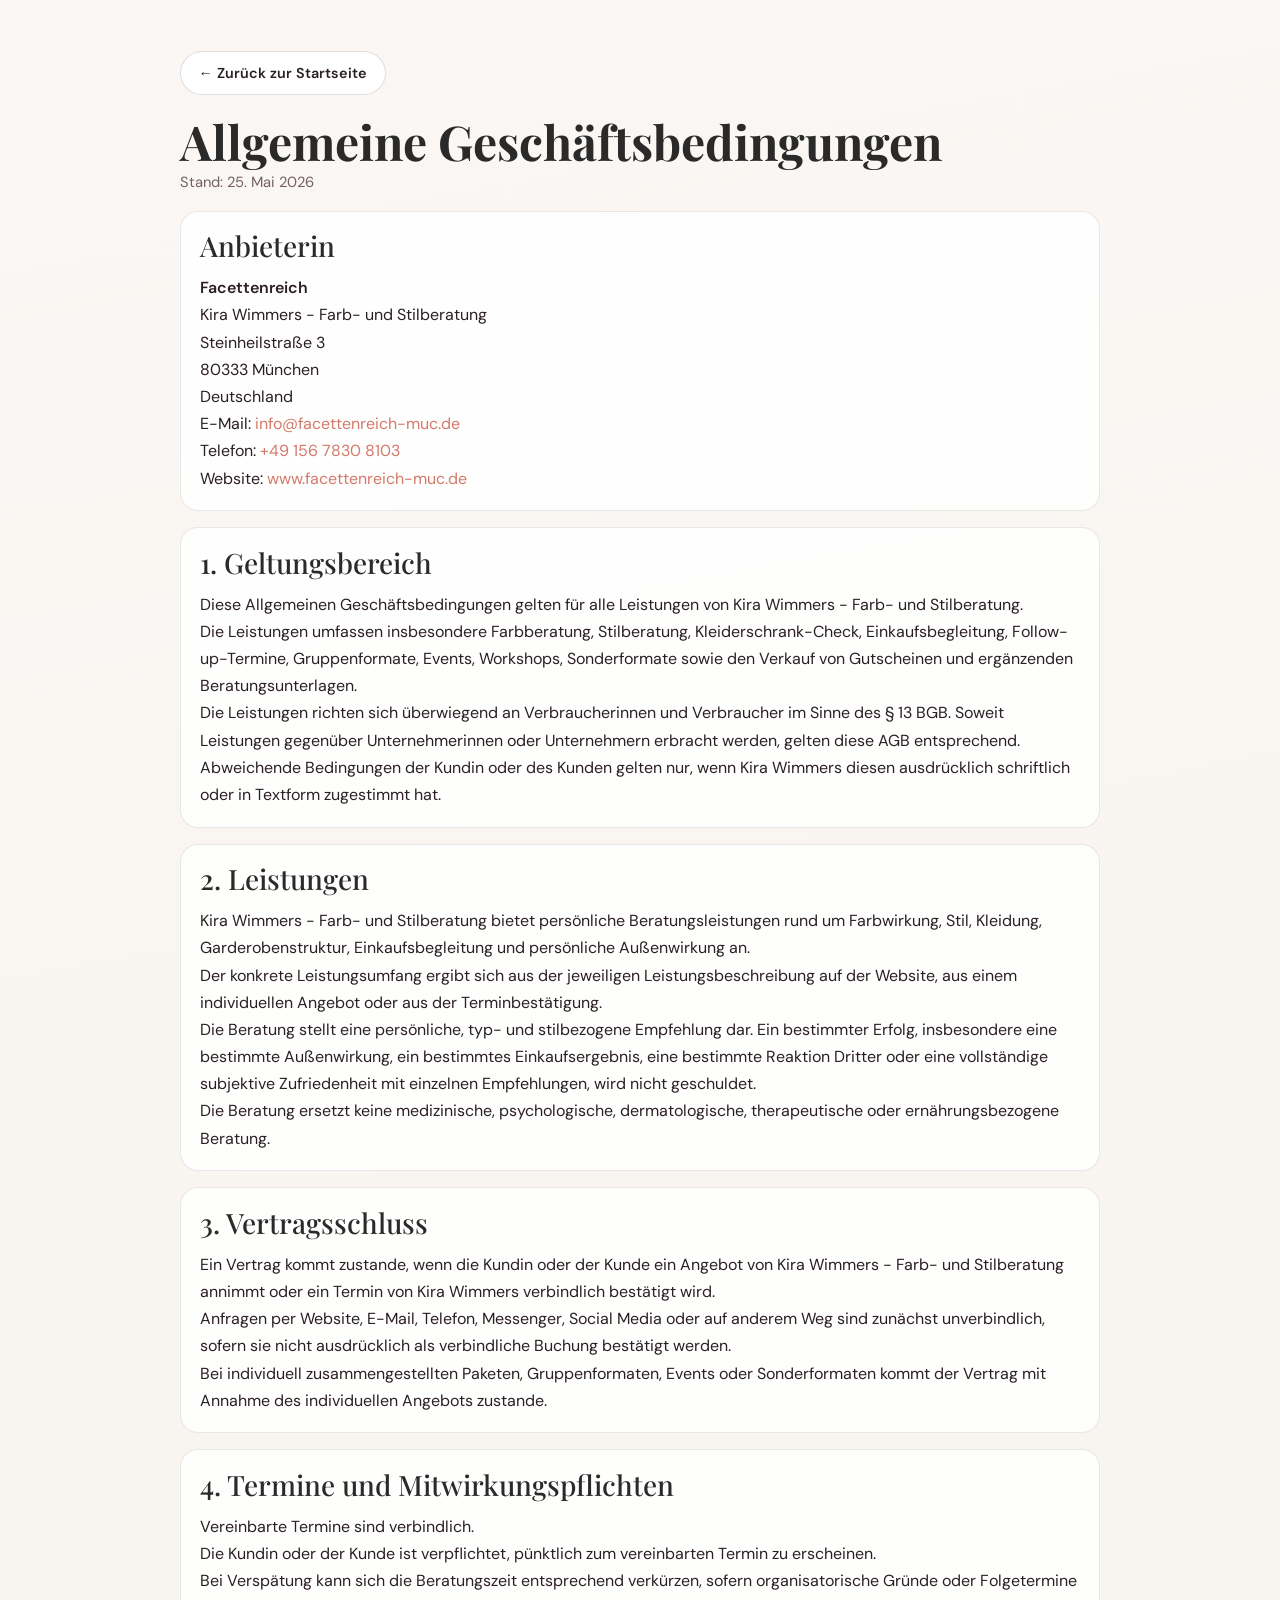
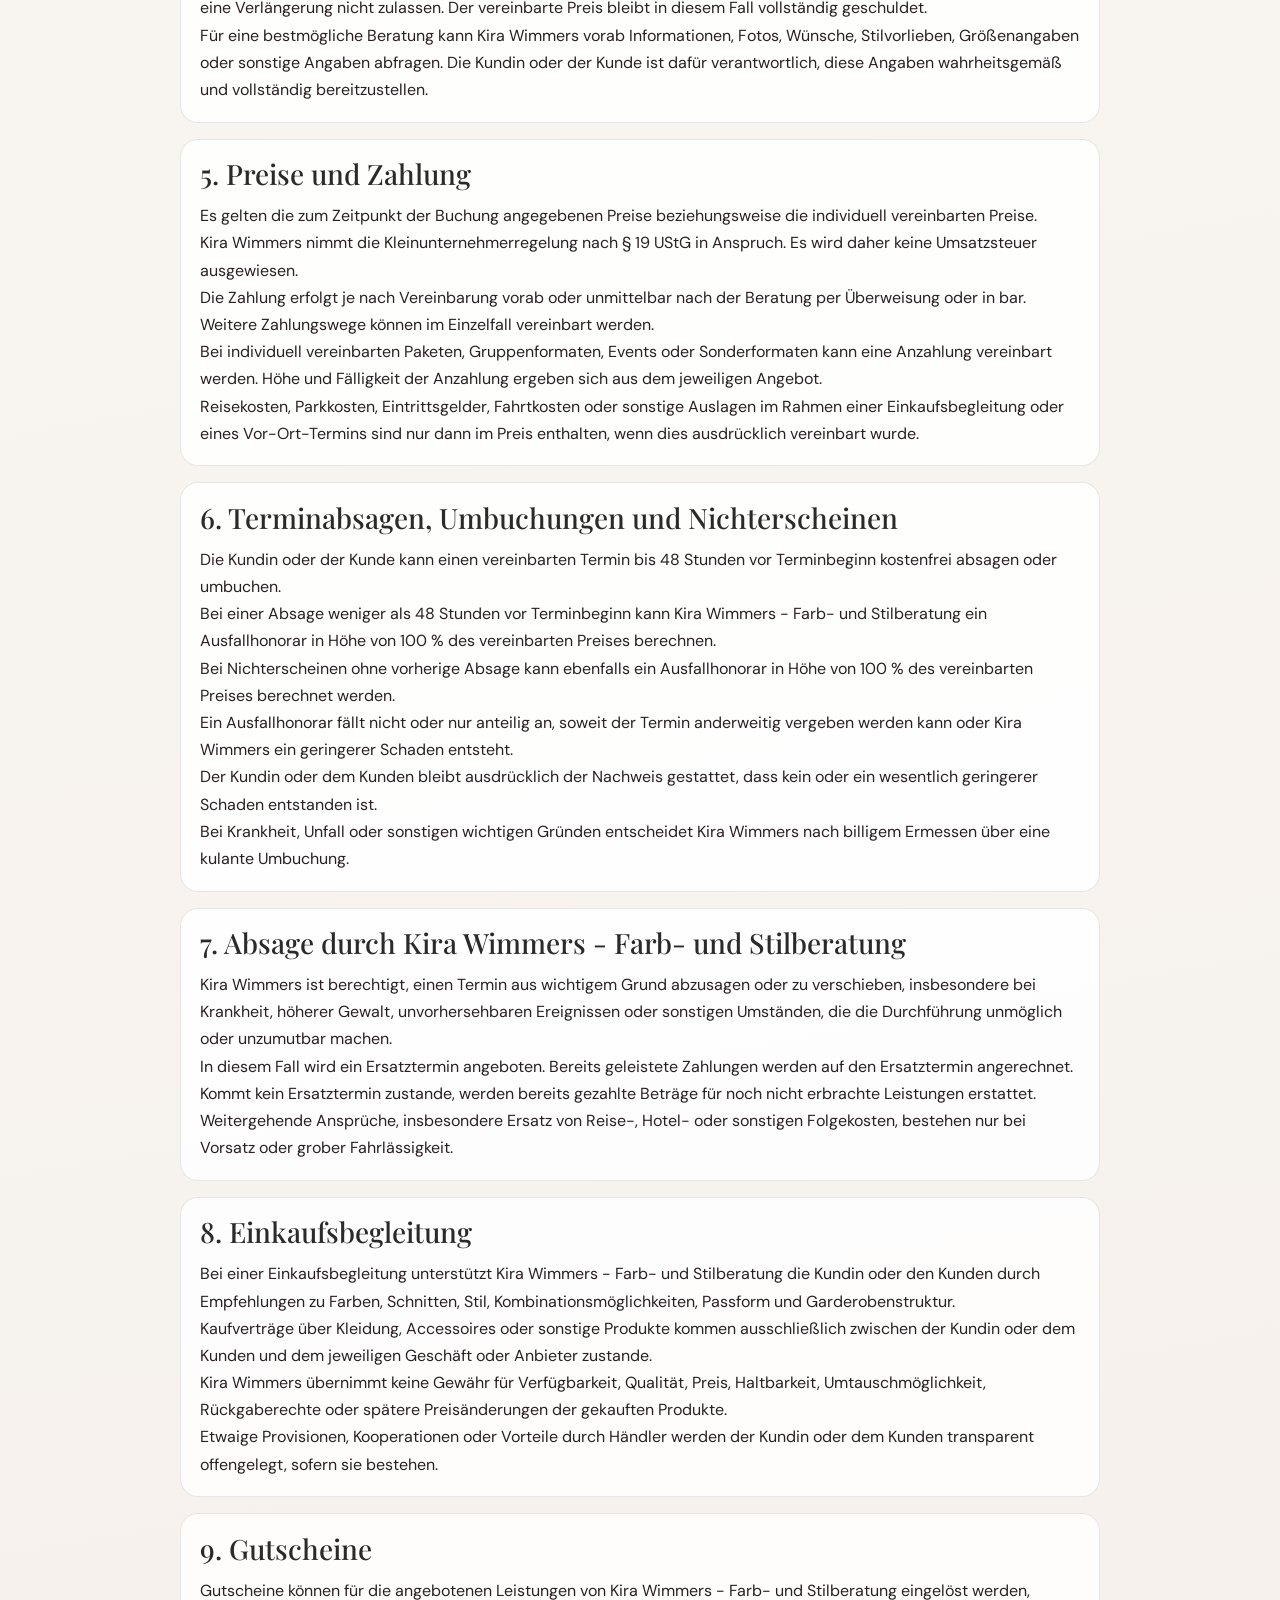
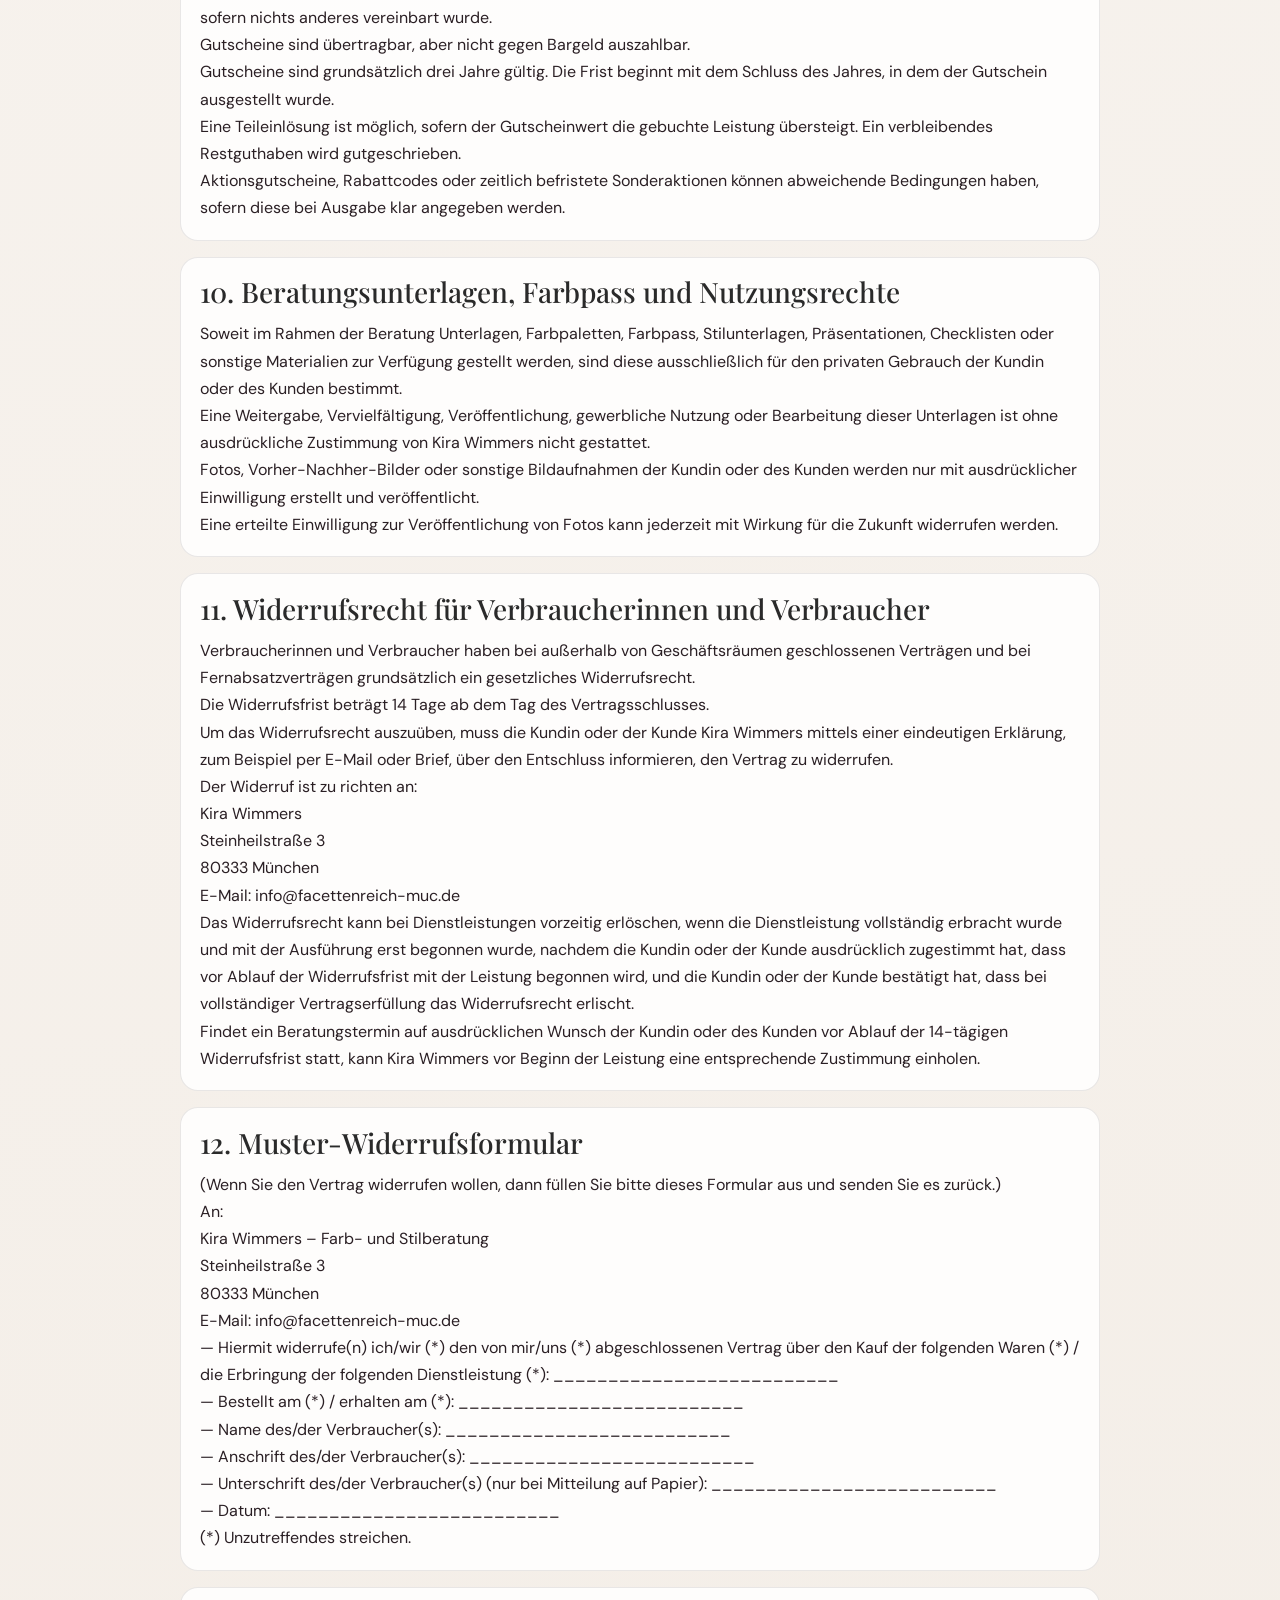
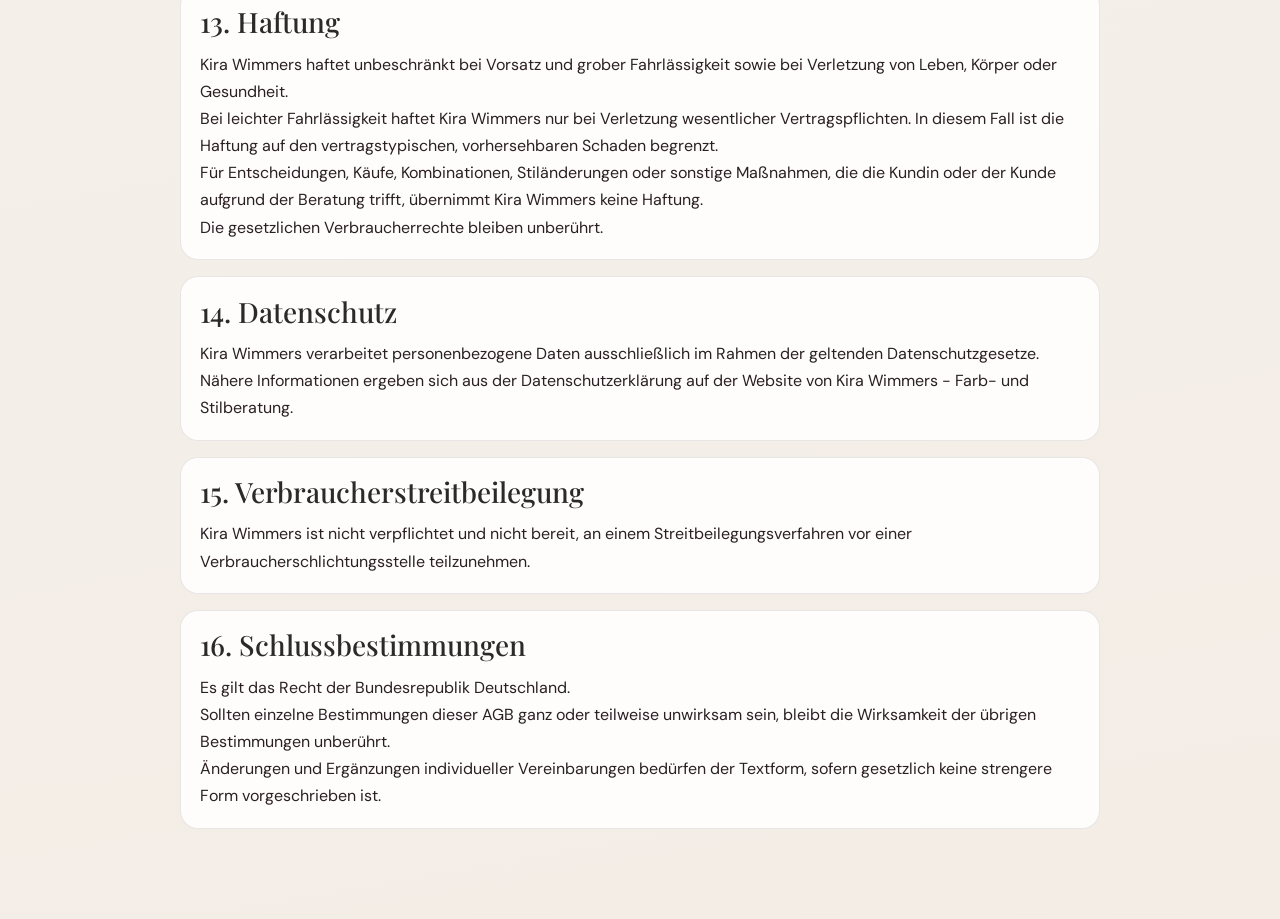
<file: agb.html>
<!DOCTYPE html>
<html lang="de">
  <head>
    <meta charset="UTF-8" />
    <meta name="viewport" content="width=device-width, initial-scale=1.0" />
    <title>AGB | Facettenreich</title>
    <meta name="description" content="Allgemeine Geschäftsbedingungen von Facettenreich – Kira Wimmers, Farb- und Stilberatung, München." />
    <meta name="robots" content="noindex, follow" />
    <link rel="canonical" href="https://www.facettenreich-muc.de/agb.html" />
    <link rel="icon" href="pics/facettenreich_diamant.svg" type="image/svg+xml" />
    <link rel="stylesheet" href="styles.css" />
    <link rel="stylesheet" href="legal.css" />
  </head>
  <body>
    <main class="legal-wrap">
      <a href="index.html#top" class="back-btn">← Zurück zur Startseite</a>
      <h1>Allgemeine Geschäftsbedingungen</h1>
      <p class="meta">Stand: 25. Mai 2026</p>

      <section class="card">
        <h2>Anbieterin</h2>
        <p>
          <strong>Facettenreich</strong><br />
          Kira Wimmers - Farb- und Stilberatung<br />
          Steinheilstraße 3<br />
          80333 München<br />
          Deutschland
        </p>
        <p>
          E-Mail: <a href="mailto:info@facettenreich-muc.de">info@facettenreich-muc.de</a><br />
          Telefon: <a href="tel:+4915678308103">+49 156 7830 8103</a><br />
          Website: <a href="https://www.facettenreich-muc.de" target="_blank" rel="noopener noreferrer">www.facettenreich-muc.de</a>
        </p>
      </section>

      <section class="card">
        <h2>1. Geltungsbereich</h2>
        <p>Diese Allgemeinen Geschäftsbedingungen gelten für alle Leistungen von Kira Wimmers - Farb- und Stilberatung.</p>
        <p>Die Leistungen umfassen insbesondere Farbberatung, Stilberatung, Kleiderschrank-Check, Einkaufsbegleitung, Follow-up-Termine, Gruppenformate, Events, Workshops, Sonderformate sowie den Verkauf von Gutscheinen und ergänzenden Beratungsunterlagen.</p>
        <p>Die Leistungen richten sich überwiegend an Verbraucherinnen und Verbraucher im Sinne des § 13 BGB. Soweit Leistungen gegenüber Unternehmerinnen oder Unternehmern erbracht werden, gelten diese AGB entsprechend.</p>
        <p>Abweichende Bedingungen der Kundin oder des Kunden gelten nur, wenn Kira Wimmers diesen ausdrücklich schriftlich oder in Textform zugestimmt hat.</p>
      </section>

      <section class="card">
        <h2>2. Leistungen</h2>
        <p>Kira Wimmers - Farb- und Stilberatung bietet persönliche Beratungsleistungen rund um Farbwirkung, Stil, Kleidung, Garderobenstruktur, Einkaufsbegleitung und persönliche Außenwirkung an.</p>
        <p>Der konkrete Leistungsumfang ergibt sich aus der jeweiligen Leistungsbeschreibung auf der Website, aus einem individuellen Angebot oder aus der Terminbestätigung.</p>
        <p>Die Beratung stellt eine persönliche, typ- und stilbezogene Empfehlung dar. Ein bestimmter Erfolg, insbesondere eine bestimmte Außenwirkung, ein bestimmtes Einkaufsergebnis, eine bestimmte Reaktion Dritter oder eine vollständige subjektive Zufriedenheit mit einzelnen Empfehlungen, wird nicht geschuldet.</p>
        <p>Die Beratung ersetzt keine medizinische, psychologische, dermatologische, therapeutische oder ernährungsbezogene Beratung.</p>
      </section>

      <section class="card">
        <h2>3. Vertragsschluss</h2>
        <p>Ein Vertrag kommt zustande, wenn die Kundin oder der Kunde ein Angebot von Kira Wimmers - Farb- und Stilberatung annimmt oder ein Termin von Kira Wimmers verbindlich bestätigt wird.</p>
        <p>Anfragen per Website, E-Mail, Telefon, Messenger, Social Media oder auf anderem Weg sind zunächst unverbindlich, sofern sie nicht ausdrücklich als verbindliche Buchung bestätigt werden.</p>
        <p>Bei individuell zusammengestellten Paketen, Gruppenformaten, Events oder Sonderformaten kommt der Vertrag mit Annahme des individuellen Angebots zustande.</p>
      </section>

      <section class="card">
        <h2>4. Termine und Mitwirkungspflichten</h2>
        <p>Vereinbarte Termine sind verbindlich.</p>
        <p>Die Kundin oder der Kunde ist verpflichtet, pünktlich zum vereinbarten Termin zu erscheinen.</p>
        <p>Bei Verspätung kann sich die Beratungszeit entsprechend verkürzen, sofern organisatorische Gründe oder Folgetermine eine Verlängerung nicht zulassen. Der vereinbarte Preis bleibt in diesem Fall vollständig geschuldet.</p>
        <p>Für eine bestmögliche Beratung kann Kira Wimmers vorab Informationen, Fotos, Wünsche, Stilvorlieben, Größenangaben oder sonstige Angaben abfragen. Die Kundin oder der Kunde ist dafür verantwortlich, diese Angaben wahrheitsgemäß und vollständig bereitzustellen.</p>
      </section>

      <section class="card">
        <h2>5. Preise und Zahlung</h2>
        <p>Es gelten die zum Zeitpunkt der Buchung angegebenen Preise beziehungsweise die individuell vereinbarten Preise.</p>
        <p>Kira Wimmers nimmt die Kleinunternehmerregelung nach § 19 UStG in Anspruch. Es wird daher keine Umsatzsteuer ausgewiesen.</p>
        <p>Die Zahlung erfolgt je nach Vereinbarung vorab oder unmittelbar nach der Beratung per Überweisung oder in bar. Weitere Zahlungswege können im Einzelfall vereinbart werden.</p>
        <p>Bei individuell vereinbarten Paketen, Gruppenformaten, Events oder Sonderformaten kann eine Anzahlung vereinbart werden. Höhe und Fälligkeit der Anzahlung ergeben sich aus dem jeweiligen Angebot.</p>
        <p>Reisekosten, Parkkosten, Eintrittsgelder, Fahrtkosten oder sonstige Auslagen im Rahmen einer Einkaufsbegleitung oder eines Vor-Ort-Termins sind nur dann im Preis enthalten, wenn dies ausdrücklich vereinbart wurde.</p>
      </section>

      <section class="card">
        <h2>6. Terminabsagen, Umbuchungen und Nichterscheinen</h2>
        <p>Die Kundin oder der Kunde kann einen vereinbarten Termin bis 48 Stunden vor Terminbeginn kostenfrei absagen oder umbuchen.</p>
        <p>Bei einer Absage weniger als 48 Stunden vor Terminbeginn kann Kira Wimmers - Farb- und Stilberatung ein Ausfallhonorar in Höhe von 100 % des vereinbarten Preises berechnen.</p>
        <p>Bei Nichterscheinen ohne vorherige Absage kann ebenfalls ein Ausfallhonorar in Höhe von 100 % des vereinbarten Preises berechnet werden.</p>
        <p>Ein Ausfallhonorar fällt nicht oder nur anteilig an, soweit der Termin anderweitig vergeben werden kann oder Kira Wimmers ein geringerer Schaden entsteht.</p>
        <p>Der Kundin oder dem Kunden bleibt ausdrücklich der Nachweis gestattet, dass kein oder ein wesentlich geringerer Schaden entstanden ist.</p>
        <p>Bei Krankheit, Unfall oder sonstigen wichtigen Gründen entscheidet Kira Wimmers nach billigem Ermessen über eine kulante Umbuchung.</p>
      </section>

      <section class="card">
        <h2>7. Absage durch Kira Wimmers - Farb- und Stilberatung</h2>
        <p>Kira Wimmers ist berechtigt, einen Termin aus wichtigem Grund abzusagen oder zu verschieben, insbesondere bei Krankheit, höherer Gewalt, unvorhersehbaren Ereignissen oder sonstigen Umständen, die die Durchführung unmöglich oder unzumutbar machen.</p>
        <p>In diesem Fall wird ein Ersatztermin angeboten. Bereits geleistete Zahlungen werden auf den Ersatztermin angerechnet.</p>
        <p>Kommt kein Ersatztermin zustande, werden bereits gezahlte Beträge für noch nicht erbrachte Leistungen erstattet.</p>
        <p>Weitergehende Ansprüche, insbesondere Ersatz von Reise-, Hotel- oder sonstigen Folgekosten, bestehen nur bei Vorsatz oder grober Fahrlässigkeit.</p>
      </section>

      <section class="card">
        <h2>8. Einkaufsbegleitung</h2>
        <p>Bei einer Einkaufsbegleitung unterstützt Kira Wimmers - Farb- und Stilberatung die Kundin oder den Kunden durch Empfehlungen zu Farben, Schnitten, Stil, Kombinationsmöglichkeiten, Passform und Garderobenstruktur.</p>
        <p>Kaufverträge über Kleidung, Accessoires oder sonstige Produkte kommen ausschließlich zwischen der Kundin oder dem Kunden und dem jeweiligen Geschäft oder Anbieter zustande.</p>
        <p>Kira Wimmers übernimmt keine Gewähr für Verfügbarkeit, Qualität, Preis, Haltbarkeit, Umtauschmöglichkeit, Rückgaberechte oder spätere Preisänderungen der gekauften Produkte.</p>
        <p>Etwaige Provisionen, Kooperationen oder Vorteile durch Händler werden der Kundin oder dem Kunden transparent offengelegt, sofern sie bestehen.</p>
      </section>

      <section class="card">
        <h2>9. Gutscheine</h2>
        <p>Gutscheine können für die angebotenen Leistungen von Kira Wimmers - Farb- und Stilberatung eingelöst werden, sofern nichts anderes vereinbart wurde.</p>
        <p>Gutscheine sind übertragbar, aber nicht gegen Bargeld auszahlbar.</p>
        <p>Gutscheine sind grundsätzlich drei Jahre gültig. Die Frist beginnt mit dem Schluss des Jahres, in dem der Gutschein ausgestellt wurde.</p>
        <p>Eine Teileinlösung ist möglich, sofern der Gutscheinwert die gebuchte Leistung übersteigt. Ein verbleibendes Restguthaben wird gutgeschrieben.</p>
        <p>Aktionsgutscheine, Rabattcodes oder zeitlich befristete Sonderaktionen können abweichende Bedingungen haben, sofern diese bei Ausgabe klar angegeben werden.</p>
      </section>

      <section class="card">
        <h2>10. Beratungsunterlagen, Farbpass und Nutzungsrechte</h2>
        <p>Soweit im Rahmen der Beratung Unterlagen, Farbpaletten, Farbpass, Stilunterlagen, Präsentationen, Checklisten oder sonstige Materialien zur Verfügung gestellt werden, sind diese ausschließlich für den privaten Gebrauch der Kundin oder des Kunden bestimmt.</p>
        <p>Eine Weitergabe, Vervielfältigung, Veröffentlichung, gewerbliche Nutzung oder Bearbeitung dieser Unterlagen ist ohne ausdrückliche Zustimmung von Kira Wimmers nicht gestattet.</p>
        <p>Fotos, Vorher-Nachher-Bilder oder sonstige Bildaufnahmen der Kundin oder des Kunden werden nur mit ausdrücklicher Einwilligung erstellt und veröffentlicht.</p>
        <p>Eine erteilte Einwilligung zur Veröffentlichung von Fotos kann jederzeit mit Wirkung für die Zukunft widerrufen werden.</p>
      </section>

      <section class="card">
        <h2>11. Widerrufsrecht für Verbraucherinnen und Verbraucher</h2>
        <p>Verbraucherinnen und Verbraucher haben bei außerhalb von Geschäftsräumen geschlossenen Verträgen und bei Fernabsatzverträgen grundsätzlich ein gesetzliches Widerrufsrecht.</p>
        <p>Die Widerrufsfrist beträgt 14 Tage ab dem Tag des Vertragsschlusses.</p>
        <p>Um das Widerrufsrecht auszuüben, muss die Kundin oder der Kunde Kira Wimmers mittels einer eindeutigen Erklärung, zum Beispiel per E-Mail oder Brief, über den Entschluss informieren, den Vertrag zu widerrufen.</p>
        <p>Der Widerruf ist zu richten an:</p>
        <p>
          Kira Wimmers<br />
          Steinheilstraße 3<br />
          80333 München<br />
          E-Mail: info@facettenreich-muc.de
        </p>
        <p>Das Widerrufsrecht kann bei Dienstleistungen vorzeitig erlöschen, wenn die Dienstleistung vollständig erbracht wurde und mit der Ausführung erst begonnen wurde, nachdem die Kundin oder der Kunde ausdrücklich zugestimmt hat, dass vor Ablauf der Widerrufsfrist mit der Leistung begonnen wird, und die Kundin oder der Kunde bestätigt hat, dass bei vollständiger Vertragserfüllung das Widerrufsrecht erlischt.</p>
        <p>Findet ein Beratungstermin auf ausdrücklichen Wunsch der Kundin oder des Kunden vor Ablauf der 14-tägigen Widerrufsfrist statt, kann Kira Wimmers vor Beginn der Leistung eine entsprechende Zustimmung einholen.</p>
      </section>

      <section class="card">
        <h2>12. Muster-Widerrufsformular</h2>
        <p>(Wenn Sie den Vertrag widerrufen wollen, dann füllen Sie bitte dieses Formular aus und senden Sie es zurück.)</p>
        <p>
          An:<br />
          Kira Wimmers – Farb- und Stilberatung<br />
          Steinheilstraße 3<br />
          80333 München<br />
          E-Mail: info@facettenreich-muc.de
        </p>
        <p>
          — Hiermit widerrufe(n) ich/wir (*) den von mir/uns (*) abgeschlossenen Vertrag über
          den Kauf der folgenden Waren (*) / die Erbringung der folgenden Dienstleistung (*):
          __________________________<br />
          — Bestellt am (*) / erhalten am (*): __________________________<br />
          — Name des/der Verbraucher(s): __________________________<br />
          — Anschrift des/der Verbraucher(s): __________________________<br />
          — Unterschrift des/der Verbraucher(s) (nur bei Mitteilung auf Papier): __________________________<br />
          — Datum: __________________________
        </p>
        <p>(*) Unzutreffendes streichen.</p>
      </section>

      <section class="card">
        <h2>13. Haftung</h2>
        <p>Kira Wimmers haftet unbeschränkt bei Vorsatz und grober Fahrlässigkeit sowie bei Verletzung von Leben, Körper oder Gesundheit.</p>
        <p>Bei leichter Fahrlässigkeit haftet Kira Wimmers nur bei Verletzung wesentlicher Vertragspflichten. In diesem Fall ist die Haftung auf den vertragstypischen, vorhersehbaren Schaden begrenzt.</p>
        <p>Für Entscheidungen, Käufe, Kombinationen, Stiländerungen oder sonstige Maßnahmen, die die Kundin oder der Kunde aufgrund der Beratung trifft, übernimmt Kira Wimmers keine Haftung.</p>
        <p>Die gesetzlichen Verbraucherrechte bleiben unberührt.</p>
      </section>

      <section class="card">
        <h2>14. Datenschutz</h2>
        <p>Kira Wimmers verarbeitet personenbezogene Daten ausschließlich im Rahmen der geltenden Datenschutzgesetze.</p>
        <p>Nähere Informationen ergeben sich aus der Datenschutzerklärung auf der Website von Kira Wimmers - Farb- und Stilberatung.</p>
      </section>

      <section class="card">
        <h2>15. Verbraucherstreitbeilegung</h2>
        <p>Kira Wimmers ist nicht verpflichtet und nicht bereit, an einem Streitbeilegungsverfahren vor einer Verbraucherschlichtungsstelle teilzunehmen.</p>
      </section>

      <section class="card">
        <h2>16. Schlussbestimmungen</h2>
        <p>Es gilt das Recht der Bundesrepublik Deutschland.</p>
        <p>Sollten einzelne Bestimmungen dieser AGB ganz oder teilweise unwirksam sein, bleibt die Wirksamkeit der übrigen Bestimmungen unberührt.</p>
        <p>Änderungen und Ergänzungen individueller Vereinbarungen bedürfen der Textform, sofern gesetzlich keine strengere Form vorgeschrieben ist.</p>
      </section>
    </main>
  </body>
</html>
</file>
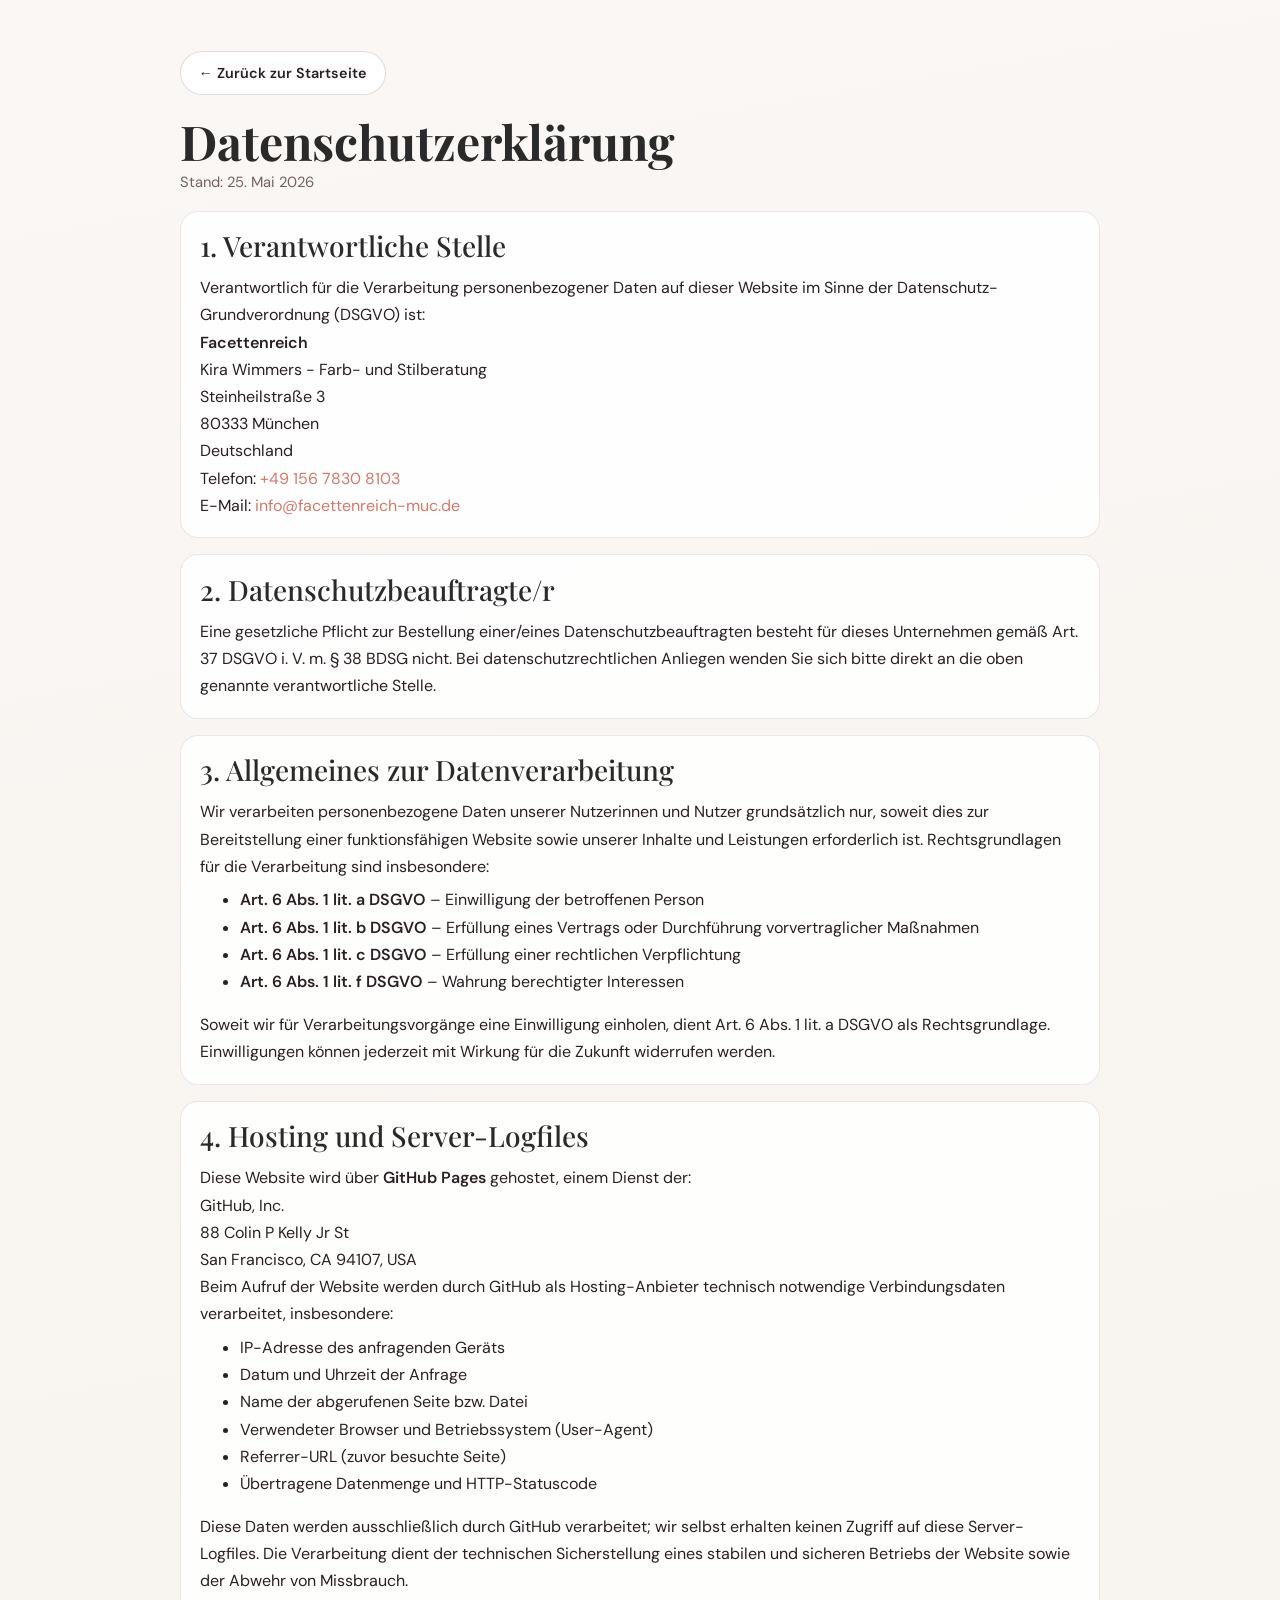
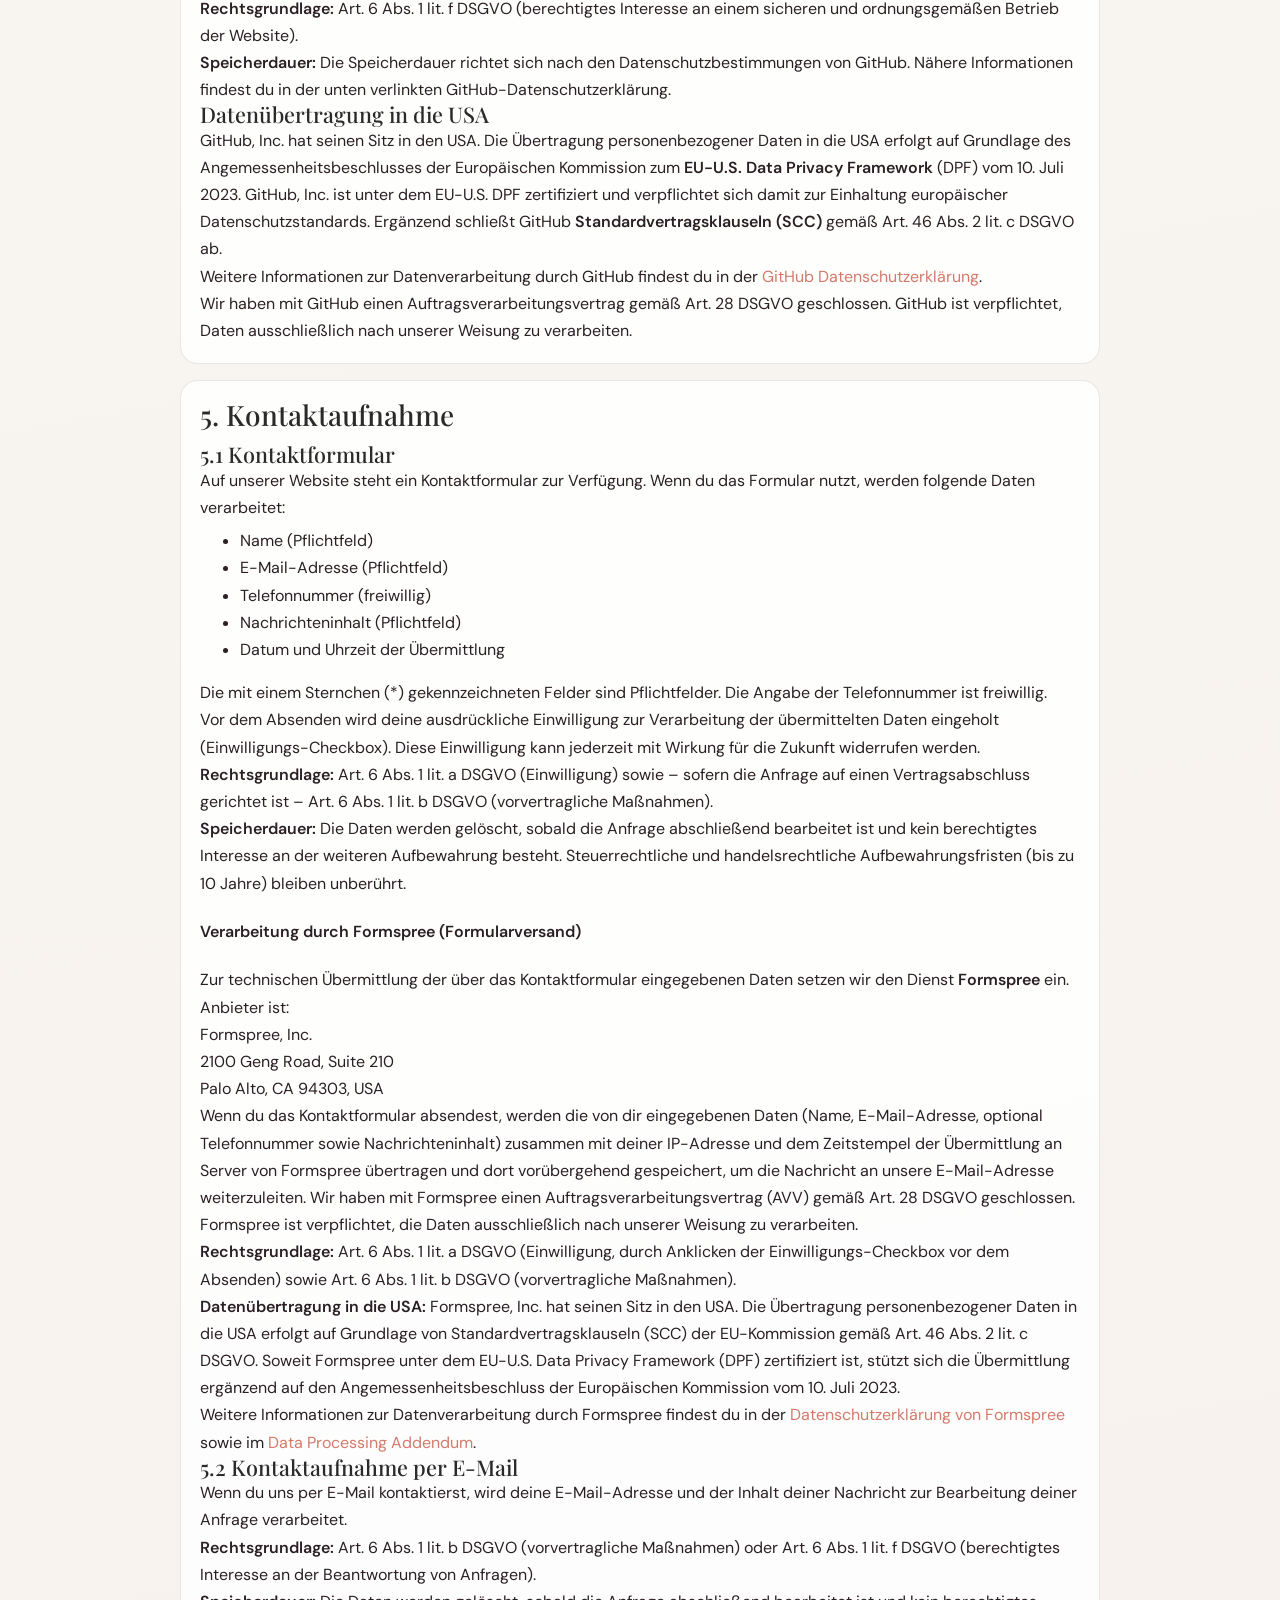
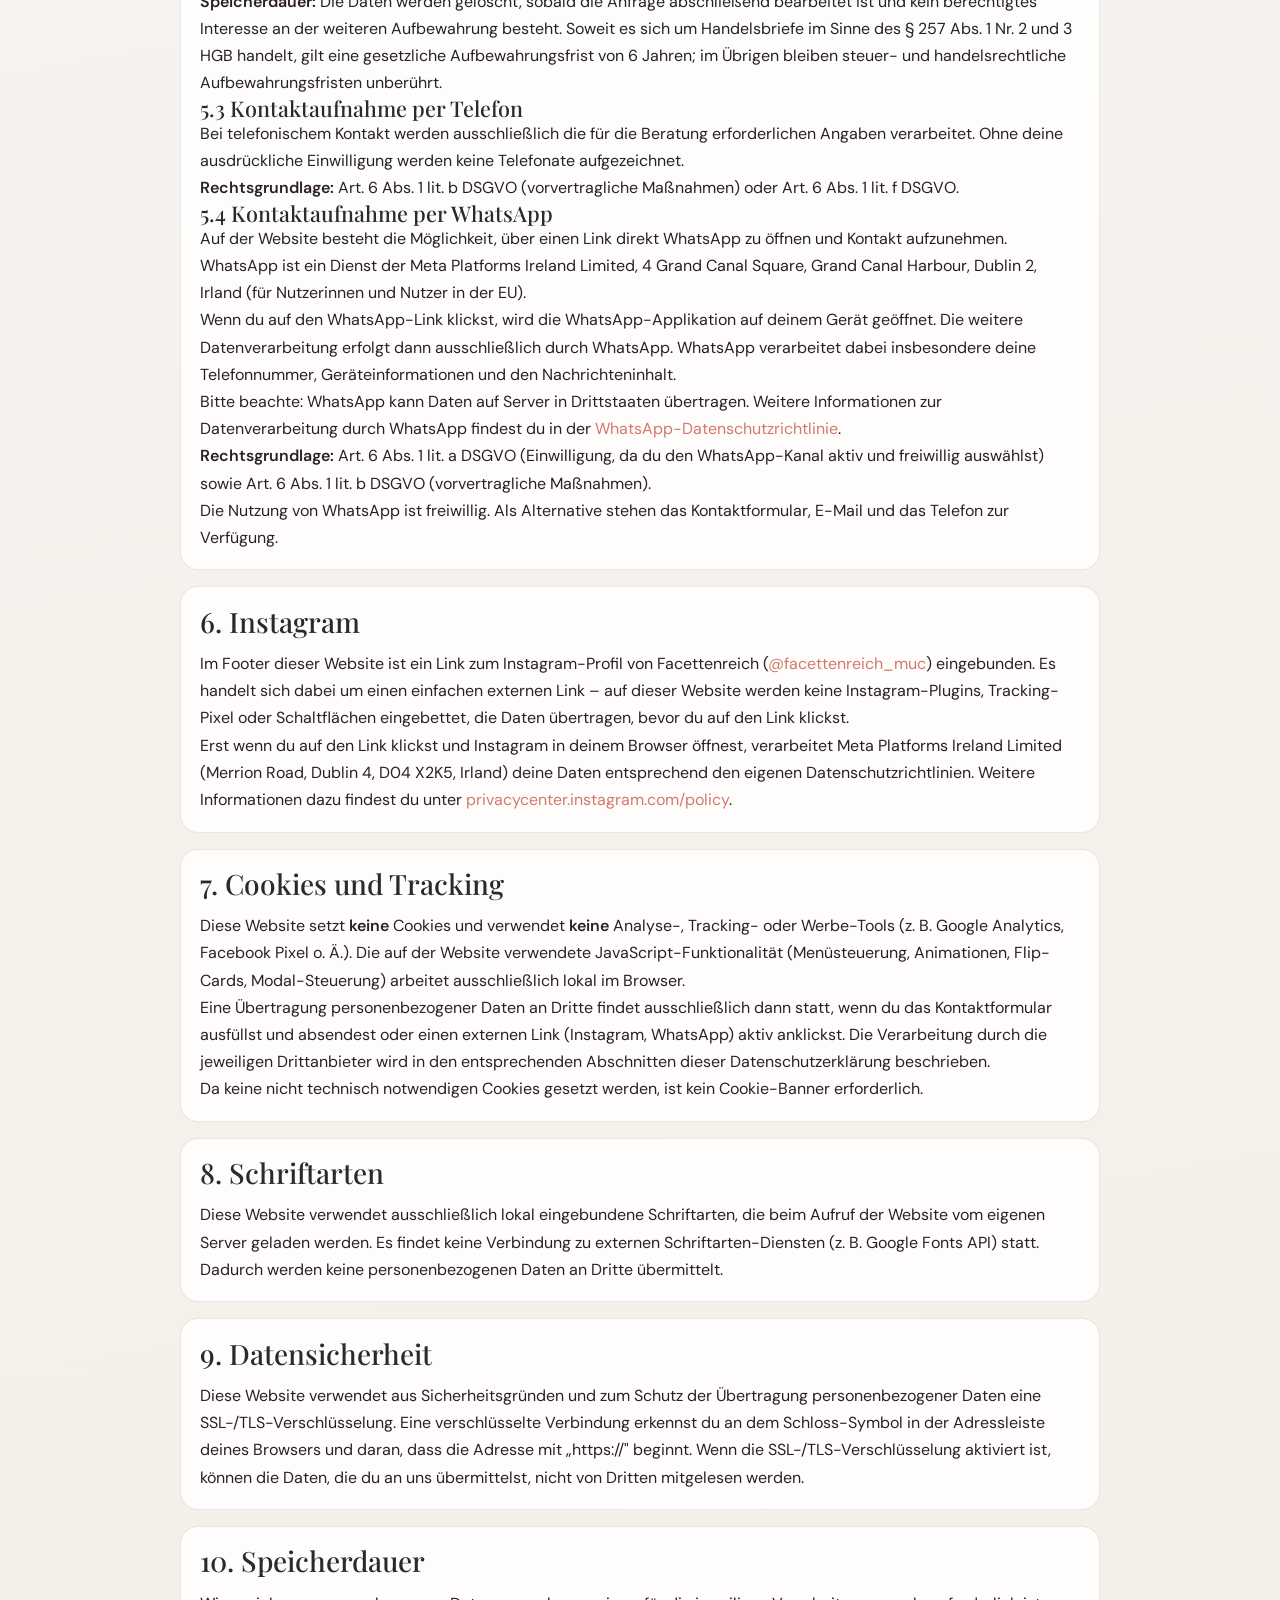
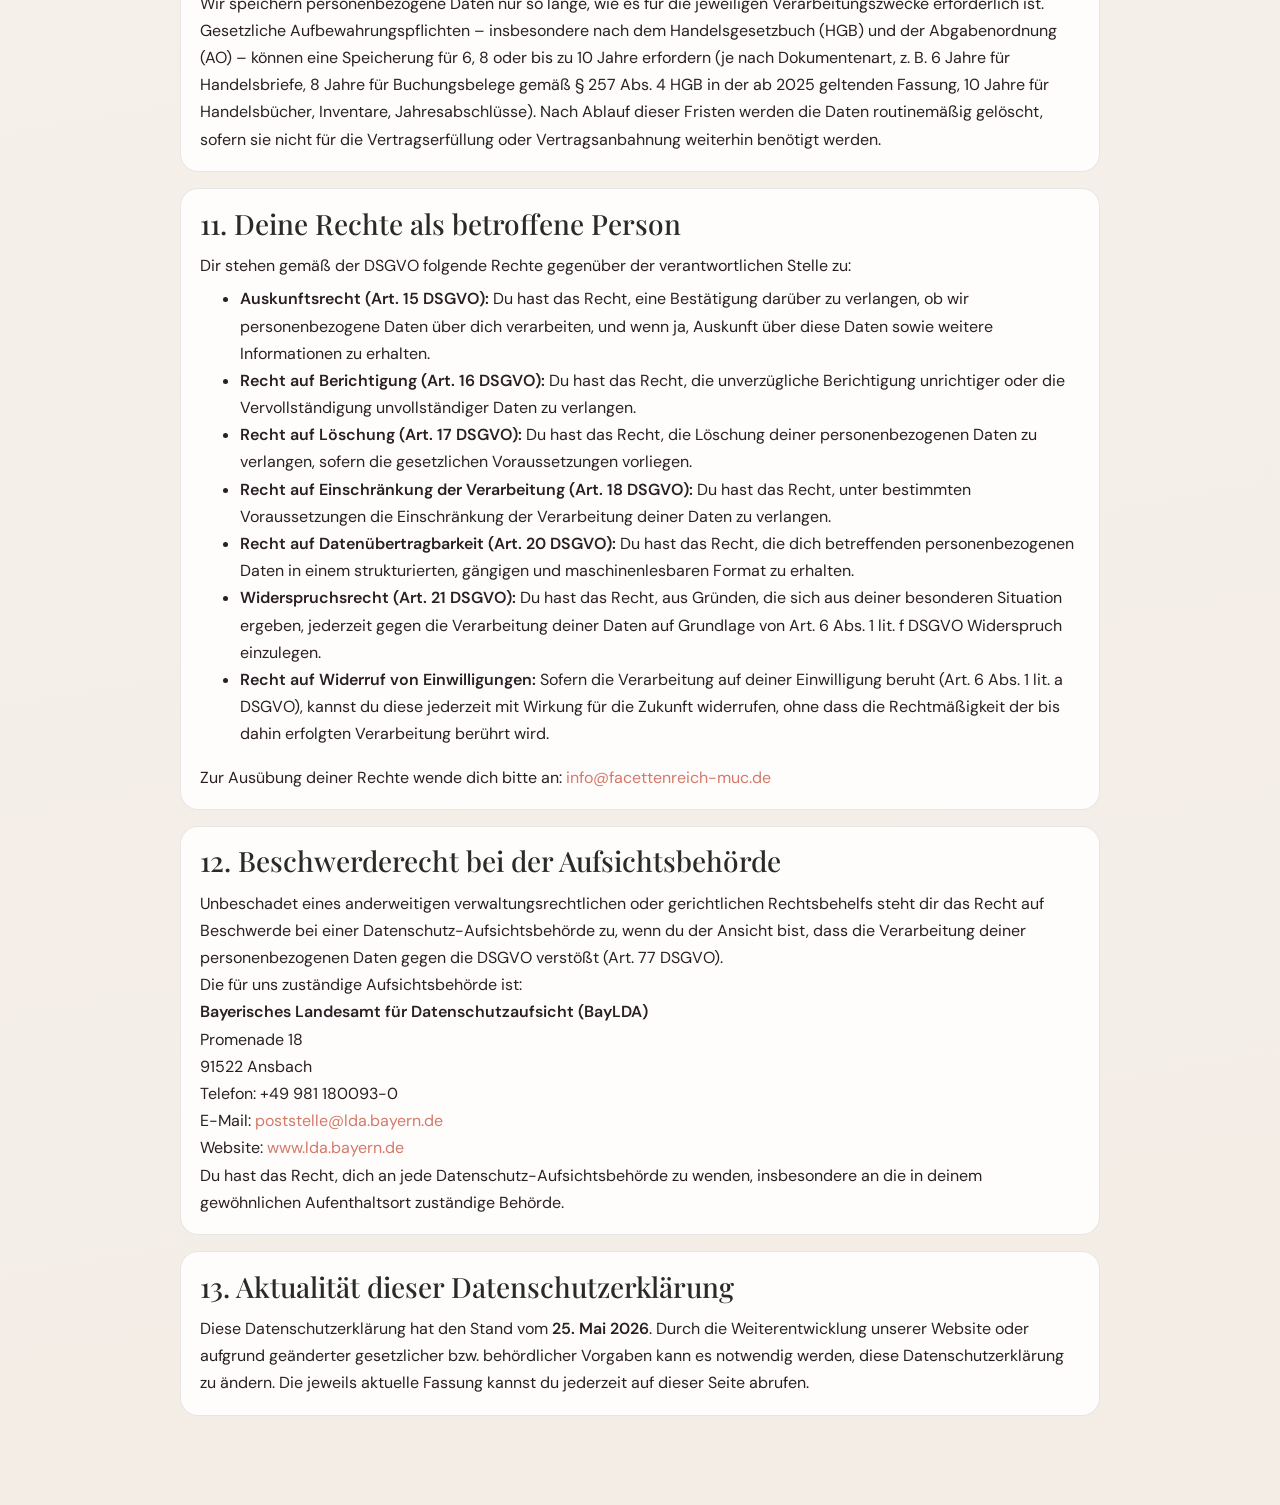
<file: datenschutz.html>
<!DOCTYPE html>
<html lang="de">
  <head>
    <meta charset="UTF-8" />
    <meta name="viewport" content="width=device-width, initial-scale=1.0" />
    <title>Datenschutzerklärung | Facettenreich</title>
    <meta name="description" content="Datenschutzerklärung von Facettenreich – Farbberatung Kira Wimmers, München." />
    <meta name="robots" content="noindex, follow" />
    <link rel="canonical" href="https://www.facettenreich-muc.de/datenschutz.html" />
    <link rel="icon" href="pics/facettenreich_diamant.svg" type="image/svg+xml" />
    <link rel="stylesheet" href="styles.css" />
    <link rel="stylesheet" href="legal.css" />
  </head>
  <body>
    <main class="legal-wrap">
      <a href="index.html#top" class="back-btn">← Zurück zur Startseite</a>
      <h1>Datenschutzerklärung</h1>
      <p class="meta">Stand: 25. Mai 2026</p>

      <!-- 1 -->
      <section class="card">
        <h2>1. Verantwortliche Stelle</h2>
        <p>
          Verantwortlich für die Verarbeitung personenbezogener Daten auf dieser Website im Sinne
          der Datenschutz-Grundverordnung (DSGVO) ist:
        </p>
        <p>
          <strong>Facettenreich</strong><br />
          Kira Wimmers - Farb- und Stilberatung<br />
          Steinheilstraße 3<br />
          80333 München<br />
          Deutschland<br />
          Telefon: <a href="tel:+4915678308103">+49 156 7830 8103</a><br />
          E-Mail: <a href="mailto:info@facettenreich-muc.de">info@facettenreich-muc.de</a>
        </p>
      </section>

      <!-- 2 -->
      <section class="card">
        <h2>2. Datenschutzbeauftragte/r</h2>
        <p>
          Eine gesetzliche Pflicht zur Bestellung einer/eines Datenschutzbeauftragten besteht für
          dieses Unternehmen gemäß Art. 37 DSGVO i. V. m. § 38 BDSG nicht. Bei
          datenschutzrechtlichen Anliegen wenden Sie sich bitte direkt an die oben genannte
          verantwortliche Stelle.
        </p>
      </section>

      <!-- 3 -->
      <section class="card">
        <h2>3. Allgemeines zur Datenverarbeitung</h2>
        <p>
          Wir verarbeiten personenbezogene Daten unserer Nutzerinnen und Nutzer grundsätzlich nur,
          soweit dies zur Bereitstellung einer funktionsfähigen Website sowie unserer Inhalte und
          Leistungen erforderlich ist. Rechtsgrundlagen für die Verarbeitung sind insbesondere:
        </p>
        <ul>
          <li>
            <strong>Art. 6 Abs. 1 lit. a DSGVO</strong> – Einwilligung der betroffenen Person
          </li>
          <li>
            <strong>Art. 6 Abs. 1 lit. b DSGVO</strong> – Erfüllung eines Vertrags oder
            Durchführung vorvertraglicher Maßnahmen
          </li>
          <li>
            <strong>Art. 6 Abs. 1 lit. c DSGVO</strong> – Erfüllung einer rechtlichen
            Verpflichtung
          </li>
          <li>
            <strong>Art. 6 Abs. 1 lit. f DSGVO</strong> – Wahrung berechtigter Interessen
          </li>
        </ul>
        <p>
          Soweit wir für Verarbeitungsvorgänge eine Einwilligung einholen, dient Art. 6 Abs. 1
          lit. a DSGVO als Rechtsgrundlage. Einwilligungen können jederzeit mit Wirkung für die
          Zukunft widerrufen werden.
        </p>
      </section>

      <!-- 4 -->
      <section class="card">
        <h2>4. Hosting und Server-Logfiles</h2>
        <p>
          Diese Website wird über <strong>GitHub Pages</strong> gehostet, einem Dienst der:
        </p>
        <p>
          GitHub, Inc.<br />
          88 Colin P Kelly Jr St<br />
          San Francisco, CA 94107, USA
        </p>
        <p>
          Beim Aufruf der Website werden durch GitHub als Hosting-Anbieter technisch
          notwendige Verbindungsdaten verarbeitet, insbesondere:
        </p>
        <ul>
          <li>IP-Adresse des anfragenden Geräts</li>
          <li>Datum und Uhrzeit der Anfrage</li>
          <li>Name der abgerufenen Seite bzw. Datei</li>
          <li>Verwendeter Browser und Betriebssystem (User-Agent)</li>
          <li>Referrer-URL (zuvor besuchte Seite)</li>
          <li>Übertragene Datenmenge und HTTP-Statuscode</li>
        </ul>
        <p>
          Diese Daten werden ausschließlich durch GitHub verarbeitet; wir selbst erhalten keinen
          Zugriff auf diese Server-Logfiles. Die Verarbeitung dient der technischen
          Sicherstellung eines stabilen und sicheren Betriebs der Website sowie der Abwehr von
          Missbrauch.
        </p>
        <p>
          <strong>Rechtsgrundlage:</strong> Art. 6 Abs. 1 lit. f DSGVO (berechtigtes Interesse
          an einem sicheren und ordnungsgemäßen Betrieb der Website).<br />
          <strong>Speicherdauer:</strong> Die Speicherdauer richtet sich nach den
          Datenschutzbestimmungen von GitHub. Nähere Informationen findest du in der unten
          verlinkten GitHub-Datenschutzerklärung.
        </p>
        <h3>Datenübertragung in die USA</h3>
        <p>
          GitHub, Inc. hat seinen Sitz in den USA. Die Übertragung personenbezogener Daten in die
          USA erfolgt auf Grundlage des Angemessenheitsbeschlusses der Europäischen Kommission
          zum <strong>EU-U.S. Data Privacy Framework</strong> (DPF) vom 10. Juli 2023. GitHub,
          Inc. ist unter dem EU-U.S. DPF zertifiziert und verpflichtet sich damit zur Einhaltung
          europäischer Datenschutzstandards. Ergänzend schließt GitHub
          <strong>Standardvertragsklauseln (SCC)</strong> gemäß Art. 46 Abs. 2 lit. c DSGVO ab.
        </p>
        <p>
          Weitere Informationen zur Datenverarbeitung durch GitHub findest du in der
          <a
            href="https://docs.github.com/en/site-policy/privacy-policies/github-general-privacy-statement"
            target="_blank"
            rel="noopener noreferrer"
            >GitHub Datenschutzerklärung</a
          >.
        </p>
        <p>
          Wir haben mit GitHub einen Auftragsverarbeitungsvertrag gemäß Art. 28 DSGVO
          geschlossen. GitHub ist verpflichtet, Daten ausschließlich nach unserer Weisung zu
          verarbeiten.
        </p>
      </section>

      <!-- 5 -->
      <section class="card">
        <h2>5. Kontaktaufnahme</h2>

        <h3>5.1 Kontaktformular</h3>
        <p>
          Auf unserer Website steht ein Kontaktformular zur Verfügung. Wenn du das Formular
          nutzt, werden folgende Daten verarbeitet:
        </p>
        <ul>
          <li>Name (Pflichtfeld)</li>
          <li>E-Mail-Adresse (Pflichtfeld)</li>
          <li>Telefonnummer (freiwillig)</li>
          <li>Nachrichteninhalt (Pflichtfeld)</li>
          <li>Datum und Uhrzeit der Übermittlung</li>
        </ul>
        <p>
          Die mit einem Sternchen (*) gekennzeichneten Felder sind Pflichtfelder. Die Angabe der
          Telefonnummer ist freiwillig.
        </p>
        <p>
          Vor dem Absenden wird deine ausdrückliche Einwilligung zur Verarbeitung der
          übermittelten Daten eingeholt (Einwilligungs-Checkbox). Diese Einwilligung kann
          jederzeit mit Wirkung für die Zukunft widerrufen werden.
        </p>
        <p>
          <strong>Rechtsgrundlage:</strong> Art. 6 Abs. 1 lit. a DSGVO (Einwilligung) sowie –
          sofern die Anfrage auf einen Vertragsabschluss gerichtet ist – Art. 6 Abs. 1 lit. b
          DSGVO (vorvertragliche Maßnahmen).<br />
          <strong>Speicherdauer:</strong> Die Daten werden gelöscht, sobald die Anfrage
          abschließend bearbeitet ist und kein berechtigtes Interesse an der weiteren
          Aufbewahrung besteht. Steuerrechtliche und handelsrechtliche Aufbewahrungsfristen
          (bis zu 10 Jahre) bleiben unberührt.
        </p>

        <h4>Verarbeitung durch Formspree (Formularversand)</h4>
        <p>
          Zur technischen Übermittlung der über das Kontaktformular eingegebenen Daten setzen
          wir den Dienst <strong>Formspree</strong> ein. Anbieter ist:
        </p>
        <p>
          Formspree, Inc.<br />
          2100 Geng Road, Suite 210<br />
          Palo Alto, CA 94303, USA
        </p>
        <p>
          Wenn du das Kontaktformular absendest, werden die von dir eingegebenen Daten (Name,
          E-Mail-Adresse, optional Telefonnummer sowie Nachrichteninhalt) zusammen mit deiner
          IP-Adresse und dem Zeitstempel der Übermittlung an Server von Formspree übertragen
          und dort vorübergehend gespeichert, um die Nachricht an unsere E-Mail-Adresse
          weiterzuleiten. Wir haben mit Formspree einen Auftragsverarbeitungsvertrag (AVV)
          gemäß Art. 28 DSGVO geschlossen. Formspree ist verpflichtet, die Daten ausschließlich
          nach unserer Weisung zu verarbeiten.
        </p>
        <p>
          <strong>Rechtsgrundlage:</strong> Art. 6 Abs. 1 lit. a DSGVO (Einwilligung, durch
          Anklicken der Einwilligungs-Checkbox vor dem Absenden) sowie Art. 6 Abs. 1 lit. b
          DSGVO (vorvertragliche Maßnahmen).
        </p>
        <p>
          <strong>Datenübertragung in die USA:</strong> Formspree, Inc. hat seinen Sitz in den
          USA. Die Übertragung personenbezogener Daten in die USA erfolgt auf Grundlage von
          Standardvertragsklauseln (SCC) der EU-Kommission gemäß Art. 46 Abs. 2 lit. c DSGVO.
          Soweit Formspree unter dem EU-U.S. Data Privacy Framework (DPF) zertifiziert ist,
          stützt sich die Übermittlung ergänzend auf den Angemessenheitsbeschluss der
          Europäischen Kommission vom 10. Juli 2023.
        </p>
        <p>
          Weitere Informationen zur Datenverarbeitung durch Formspree findest du in der
          <a
            href="https://formspree.io/legal/privacy-policy"
            target="_blank"
            rel="noopener noreferrer"
            >Datenschutzerklärung von Formspree</a
          >
          sowie im
          <a
            href="https://formspree.io/legal/dpa"
            target="_blank"
            rel="noopener noreferrer"
            >Data Processing Addendum</a
          >.
        </p>

        <h3>5.2 Kontaktaufnahme per E-Mail</h3>
        <p>
          Wenn du uns per E-Mail kontaktierst, wird deine E-Mail-Adresse und der Inhalt deiner
          Nachricht zur Bearbeitung deiner Anfrage verarbeitet.
        </p>
        <p>
          <strong>Rechtsgrundlage:</strong> Art. 6 Abs. 1 lit. b DSGVO (vorvertragliche
          Maßnahmen) oder Art. 6 Abs. 1 lit. f DSGVO (berechtigtes Interesse an der
          Beantwortung von Anfragen).<br />
          <strong>Speicherdauer:</strong> Die Daten werden gelöscht, sobald die Anfrage
          abschließend bearbeitet ist und kein berechtigtes Interesse an der weiteren
          Aufbewahrung besteht. Soweit es sich um Handelsbriefe im Sinne des § 257 Abs. 1 Nr. 2
          und 3 HGB handelt, gilt eine gesetzliche Aufbewahrungsfrist von 6 Jahren; im Übrigen
          bleiben steuer- und handelsrechtliche Aufbewahrungsfristen unberührt.
        </p>

        <h3>5.3 Kontaktaufnahme per Telefon</h3>
        <p>
          Bei telefonischem Kontakt werden ausschließlich die für die Beratung erforderlichen
          Angaben verarbeitet. Ohne deine ausdrückliche Einwilligung werden keine Telefonate
          aufgezeichnet.
        </p>
        <p>
          <strong>Rechtsgrundlage:</strong> Art. 6 Abs. 1 lit. b DSGVO (vorvertragliche
          Maßnahmen) oder Art. 6 Abs. 1 lit. f DSGVO.
        </p>

        <h3>5.4 Kontaktaufnahme per WhatsApp</h3>
        <p>
          Auf der Website besteht die Möglichkeit, über einen Link direkt WhatsApp zu öffnen
          und Kontakt aufzunehmen. WhatsApp ist ein Dienst der Meta Platforms Ireland Limited,
          4 Grand Canal Square, Grand Canal Harbour, Dublin 2, Irland (für Nutzerinnen und
          Nutzer in der EU).
        </p>
        <p>
          Wenn du auf den WhatsApp-Link klickst, wird die WhatsApp-Applikation auf deinem Gerät
          geöffnet. Die weitere Datenverarbeitung erfolgt dann ausschließlich durch WhatsApp.
          WhatsApp verarbeitet dabei insbesondere deine Telefonnummer, Geräteinformationen und
          den Nachrichteninhalt.
        </p>
        <p>
          Bitte beachte: WhatsApp kann Daten auf Server in Drittstaaten übertragen. Weitere
          Informationen zur Datenverarbeitung durch WhatsApp findest du in der
          <a
            href="https://www.whatsapp.com/legal/privacy-policy-eea"
            target="_blank"
            rel="noopener noreferrer"
            >WhatsApp-Datenschutzrichtlinie</a
          >.
        </p>
        <p>
          <strong>Rechtsgrundlage:</strong> Art. 6 Abs. 1 lit. a DSGVO (Einwilligung, da du
          den WhatsApp-Kanal aktiv und freiwillig auswählst) sowie Art. 6 Abs. 1 lit. b DSGVO
          (vorvertragliche Maßnahmen).
        </p>
        <p>
          Die Nutzung von WhatsApp ist freiwillig. Als Alternative stehen das Kontaktformular,
          E-Mail und das Telefon zur Verfügung.
        </p>
      </section>

      <!-- 6 -->
      <section class="card">
        <h2>6. Instagram</h2>
        <p>
          Im Footer dieser Website ist ein Link zum Instagram-Profil von Facettenreich
          (<a
            href="https://www.instagram.com/facettenreich_muc"
            target="_blank"
            rel="noopener noreferrer"
            >@facettenreich_muc</a
          >) eingebunden. Es handelt sich dabei um einen einfachen externen Link – auf dieser
          Website werden keine Instagram-Plugins, Tracking-Pixel oder Schaltflächen eingebettet,
          die Daten übertragen, bevor du auf den Link klickst.
        </p>
        <p>
          Erst wenn du auf den Link klickst und Instagram in deinem Browser öffnest, verarbeitet
          Meta Platforms Ireland Limited (Merrion Road, Dublin 4, D04 X2K5, Irland) deine Daten
          entsprechend den eigenen Datenschutzrichtlinien. Weitere Informationen dazu findest du
          unter
          <a
            href="https://privacycenter.instagram.com/policy"
            target="_blank"
            rel="noopener noreferrer"
            >privacycenter.instagram.com/policy</a
          >.
        </p>
      </section>

      <!-- 7 -->
      <section class="card">
        <h2>7. Cookies und Tracking</h2>
        <p>
          Diese Website setzt <strong>keine</strong> Cookies und verwendet
          <strong>keine</strong> Analyse-, Tracking- oder Werbe-Tools (z. B. Google Analytics,
          Facebook Pixel o. Ä.). Die auf der Website verwendete JavaScript-Funktionalität
          (Menüsteuerung, Animationen, Flip-Cards, Modal-Steuerung) arbeitet ausschließlich
          lokal im Browser.
        </p>
        <p>
          Eine Übertragung personenbezogener Daten an Dritte findet ausschließlich dann statt,
          wenn du das Kontaktformular ausfüllst und absendest oder einen externen Link
          (Instagram, WhatsApp) aktiv anklickst. Die Verarbeitung durch die jeweiligen
          Drittanbieter wird in den entsprechenden Abschnitten dieser Datenschutzerklärung
          beschrieben.
        </p>
        <p>
          Da keine nicht technisch notwendigen Cookies gesetzt werden, ist kein Cookie-Banner
          erforderlich.
        </p>
      </section>

      <!-- 8 -->
      <section class="card">
        <h2>8. Schriftarten</h2>
        <p>
          Diese Website verwendet ausschließlich lokal eingebundene Schriftarten, die beim Aufruf
          der Website vom eigenen Server geladen werden. Es findet keine Verbindung zu externen
          Schriftarten-Diensten (z. B. Google Fonts API) statt. Dadurch werden keine
          personenbezogenen Daten an Dritte übermittelt.
        </p>
      </section>

      <!-- 9 -->
      <section class="card">
        <h2>9. Datensicherheit</h2>
        <p>
          Diese Website verwendet aus Sicherheitsgründen und zum Schutz der Übertragung
          personenbezogener Daten eine SSL-/TLS-Verschlüsselung. Eine verschlüsselte Verbindung
          erkennst du an dem Schloss-Symbol in der Adressleiste deines Browsers und daran, dass
          die Adresse mit „https://" beginnt. Wenn die SSL-/TLS-Verschlüsselung aktiviert ist,
          können die Daten, die du an uns übermittelst, nicht von Dritten mitgelesen werden.
        </p>
      </section>

      <!-- 10 -->
      <section class="card">
        <h2>10. Speicherdauer</h2>
        <p>
          Wir speichern personenbezogene Daten nur so lange, wie es für die jeweiligen
          Verarbeitungszwecke erforderlich ist. Gesetzliche Aufbewahrungspflichten – insbesondere
          nach dem Handelsgesetzbuch (HGB) und der Abgabenordnung (AO) – können eine Speicherung
          für 6, 8 oder bis zu 10 Jahre erfordern (je nach Dokumentenart, z. B. 6 Jahre für
          Handelsbriefe, 8 Jahre für Buchungsbelege gemäß § 257 Abs. 4 HGB in der ab 2025
          geltenden Fassung, 10 Jahre für Handelsbücher, Inventare, Jahresabschlüsse). Nach
          Ablauf dieser Fristen werden die Daten routinemäßig gelöscht, sofern sie nicht für die
          Vertragserfüllung oder Vertragsanbahnung weiterhin benötigt werden.
        </p>
      </section>

      <!-- 11 -->
      <section class="card">
        <h2>11. Deine Rechte als betroffene Person</h2>
        <p>
          Dir stehen gemäß der DSGVO folgende Rechte gegenüber der verantwortlichen Stelle zu:
        </p>
        <ul>
          <li>
            <strong>Auskunftsrecht (Art. 15 DSGVO):</strong> Du hast das Recht, eine Bestätigung
            darüber zu verlangen, ob wir personenbezogene Daten über dich verarbeiten, und wenn
            ja, Auskunft über diese Daten sowie weitere Informationen zu erhalten.
          </li>
          <li>
            <strong>Recht auf Berichtigung (Art. 16 DSGVO):</strong> Du hast das Recht, die
            unverzügliche Berichtigung unrichtiger oder die Vervollständigung unvollständiger
            Daten zu verlangen.
          </li>
          <li>
            <strong>Recht auf Löschung (Art. 17 DSGVO):</strong> Du hast das Recht, die
            Löschung deiner personenbezogenen Daten zu verlangen, sofern die gesetzlichen
            Voraussetzungen vorliegen.
          </li>
          <li>
            <strong>Recht auf Einschränkung der Verarbeitung (Art. 18 DSGVO):</strong> Du hast
            das Recht, unter bestimmten Voraussetzungen die Einschränkung der Verarbeitung deiner
            Daten zu verlangen.
          </li>
          <li>
            <strong>Recht auf Datenübertragbarkeit (Art. 20 DSGVO):</strong> Du hast das Recht,
            die dich betreffenden personenbezogenen Daten in einem strukturierten, gängigen und
            maschinenlesbaren Format zu erhalten.
          </li>
          <li>
            <strong>Widerspruchsrecht (Art. 21 DSGVO):</strong> Du hast das Recht, aus Gründen,
            die sich aus deiner besonderen Situation ergeben, jederzeit gegen die Verarbeitung
            deiner Daten auf Grundlage von Art. 6 Abs. 1 lit. f DSGVO Widerspruch einzulegen.
          </li>
          <li>
            <strong>Recht auf Widerruf von Einwilligungen:</strong> Sofern die Verarbeitung auf
            deiner Einwilligung beruht (Art. 6 Abs. 1 lit. a DSGVO), kannst du diese jederzeit
            mit Wirkung für die Zukunft widerrufen, ohne dass die Rechtmäßigkeit der bis dahin
            erfolgten Verarbeitung berührt wird.
          </li>
        </ul>
        <p>
          Zur Ausübung deiner Rechte wende dich bitte an:
          <a href="mailto:info@facettenreich-muc.de">info@facettenreich-muc.de</a>
        </p>
      </section>

      <!-- 12 -->
      <section class="card">
        <h2>12. Beschwerderecht bei der Aufsichtsbehörde</h2>
        <p>
          Unbeschadet eines anderweitigen verwaltungsrechtlichen oder gerichtlichen Rechtsbehelfs
          steht dir das Recht auf Beschwerde bei einer Datenschutz-Aufsichtsbehörde zu, wenn du
          der Ansicht bist, dass die Verarbeitung deiner personenbezogenen Daten gegen die DSGVO
          verstößt (Art. 77 DSGVO).
        </p>
        <p>
          Die für uns zuständige Aufsichtsbehörde ist:
        </p>
        <p>
          <strong>Bayerisches Landesamt für Datenschutzaufsicht (BayLDA)</strong><br />
          Promenade 18<br />
          91522 Ansbach<br />
          Telefon: +49 981 180093-0<br />
          E-Mail: <a href="mailto:poststelle@lda.bayern.de">poststelle@lda.bayern.de</a><br />
          Website:
          <a href="https://www.lda.bayern.de" target="_blank" rel="noopener noreferrer"
            >www.lda.bayern.de</a
          >
        </p>
        <p>
          Du hast das Recht, dich an jede Datenschutz-Aufsichtsbehörde zu wenden, insbesondere
          an die in deinem gewöhnlichen Aufenthaltsort zuständige Behörde.
        </p>
      </section>

      <!-- 13 -->
      <section class="card">
        <h2>13. Aktualität dieser Datenschutzerklärung</h2>
        <p>
          Diese Datenschutzerklärung hat den Stand vom <strong>25. Mai 2026</strong>. Durch die
          Weiterentwicklung unserer Website oder aufgrund geänderter gesetzlicher bzw.
          behördlicher Vorgaben kann es notwendig werden, diese Datenschutzerklärung zu ändern.
          Die jeweils aktuelle Fassung kannst du jederzeit auf dieser Seite abrufen.
        </p>
      </section>
    </main>
  </body>
</html>
</file>
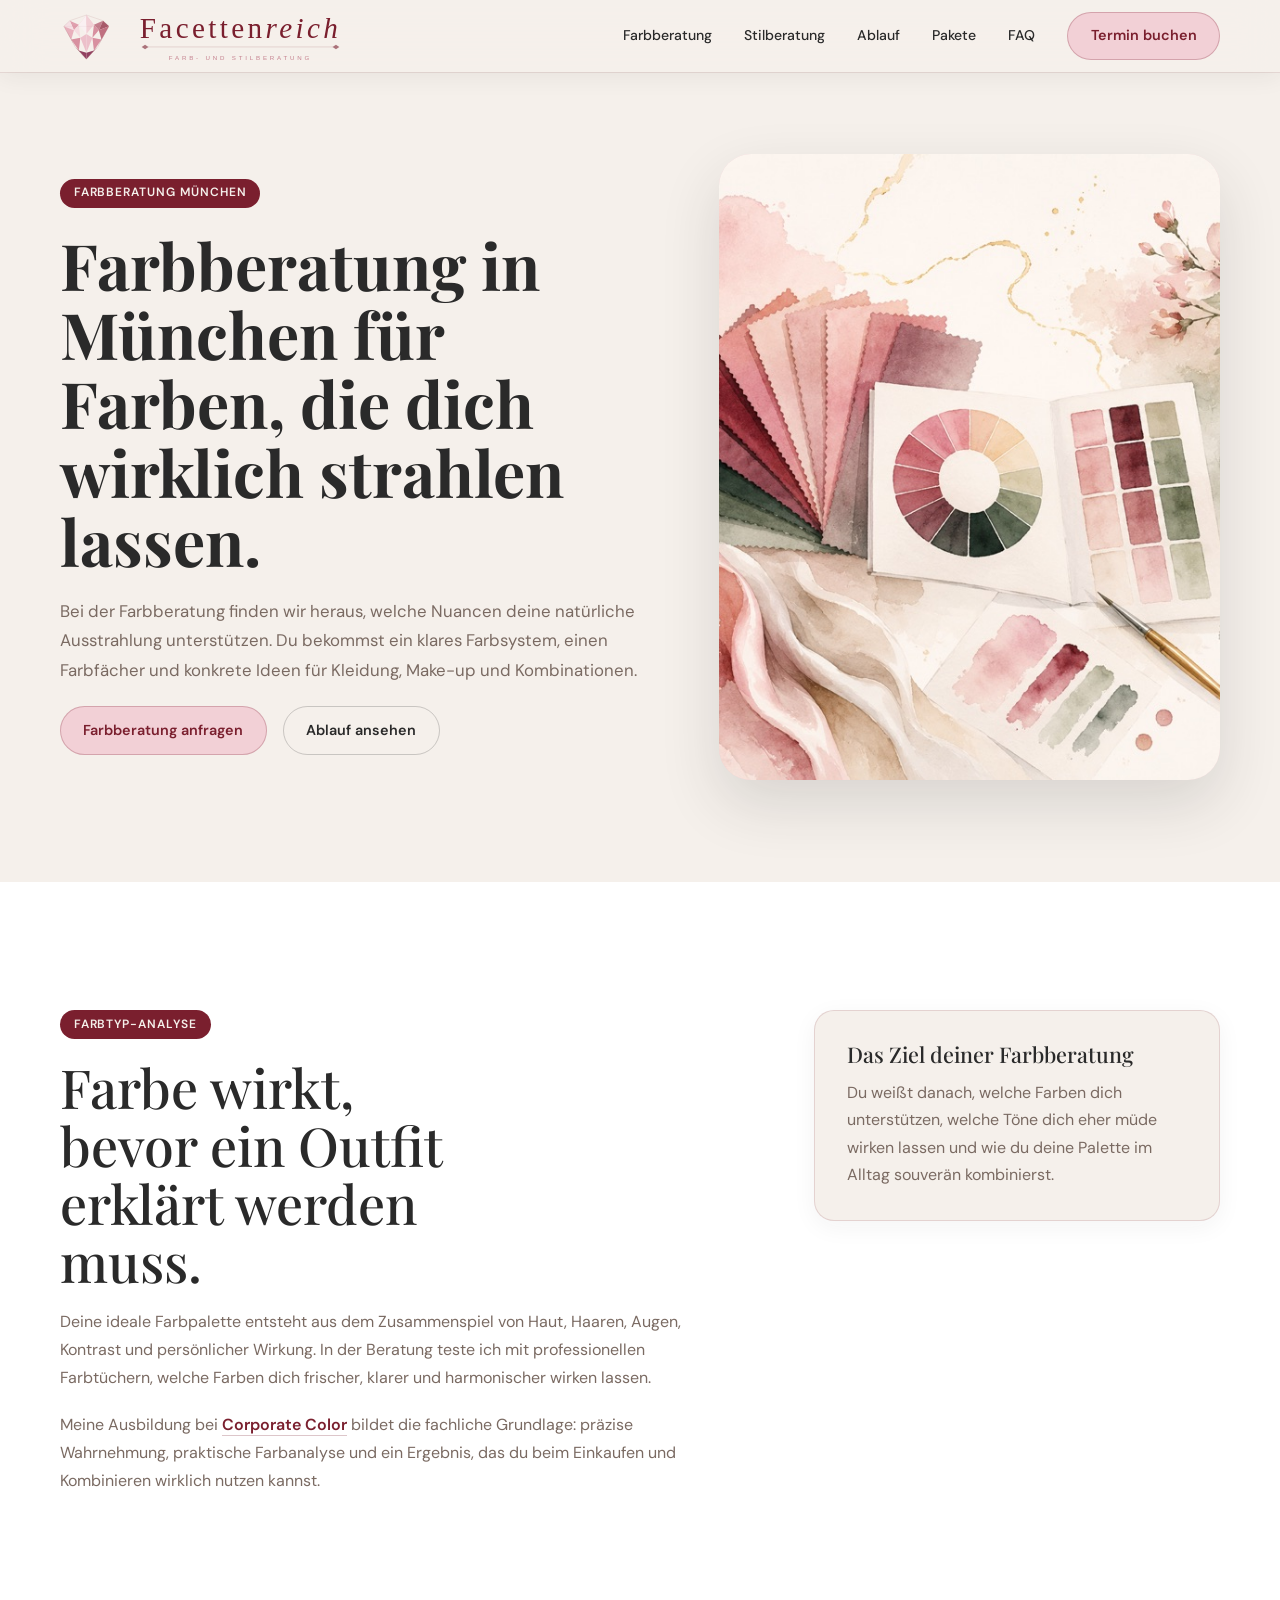
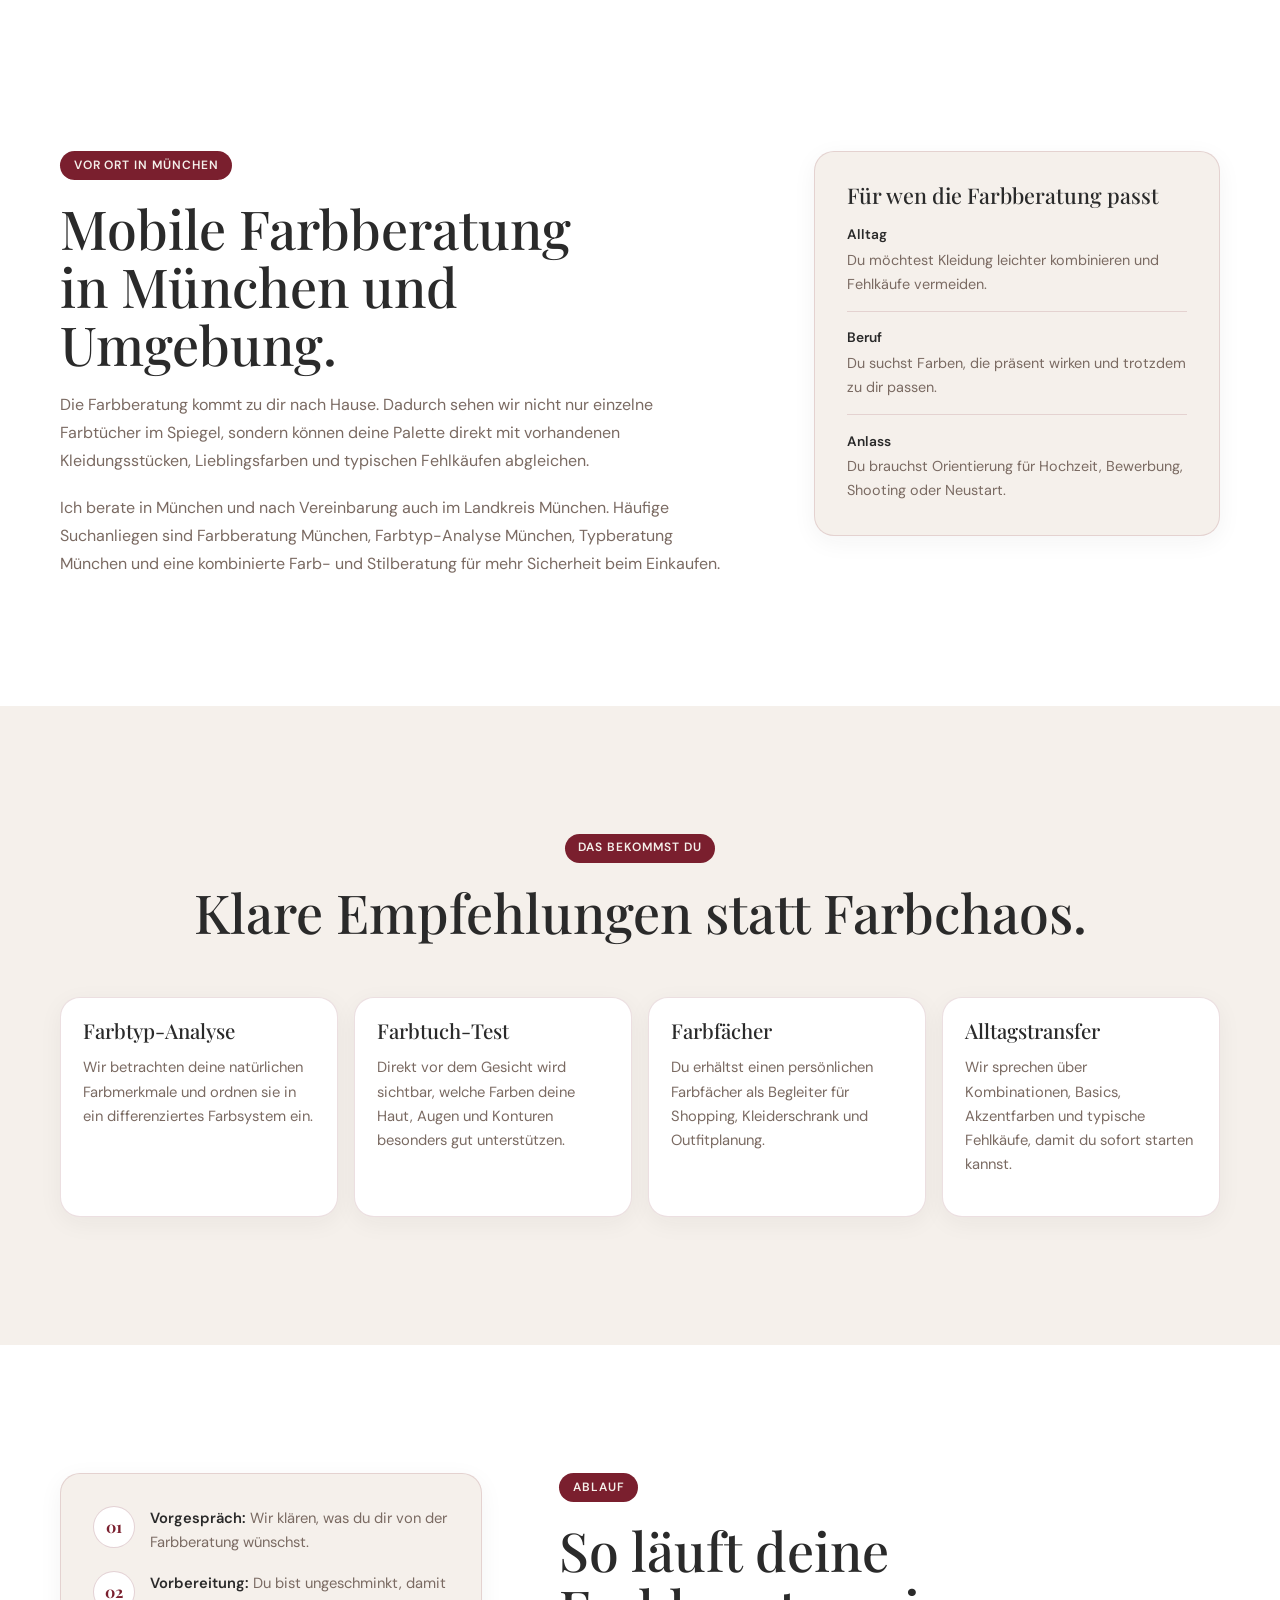
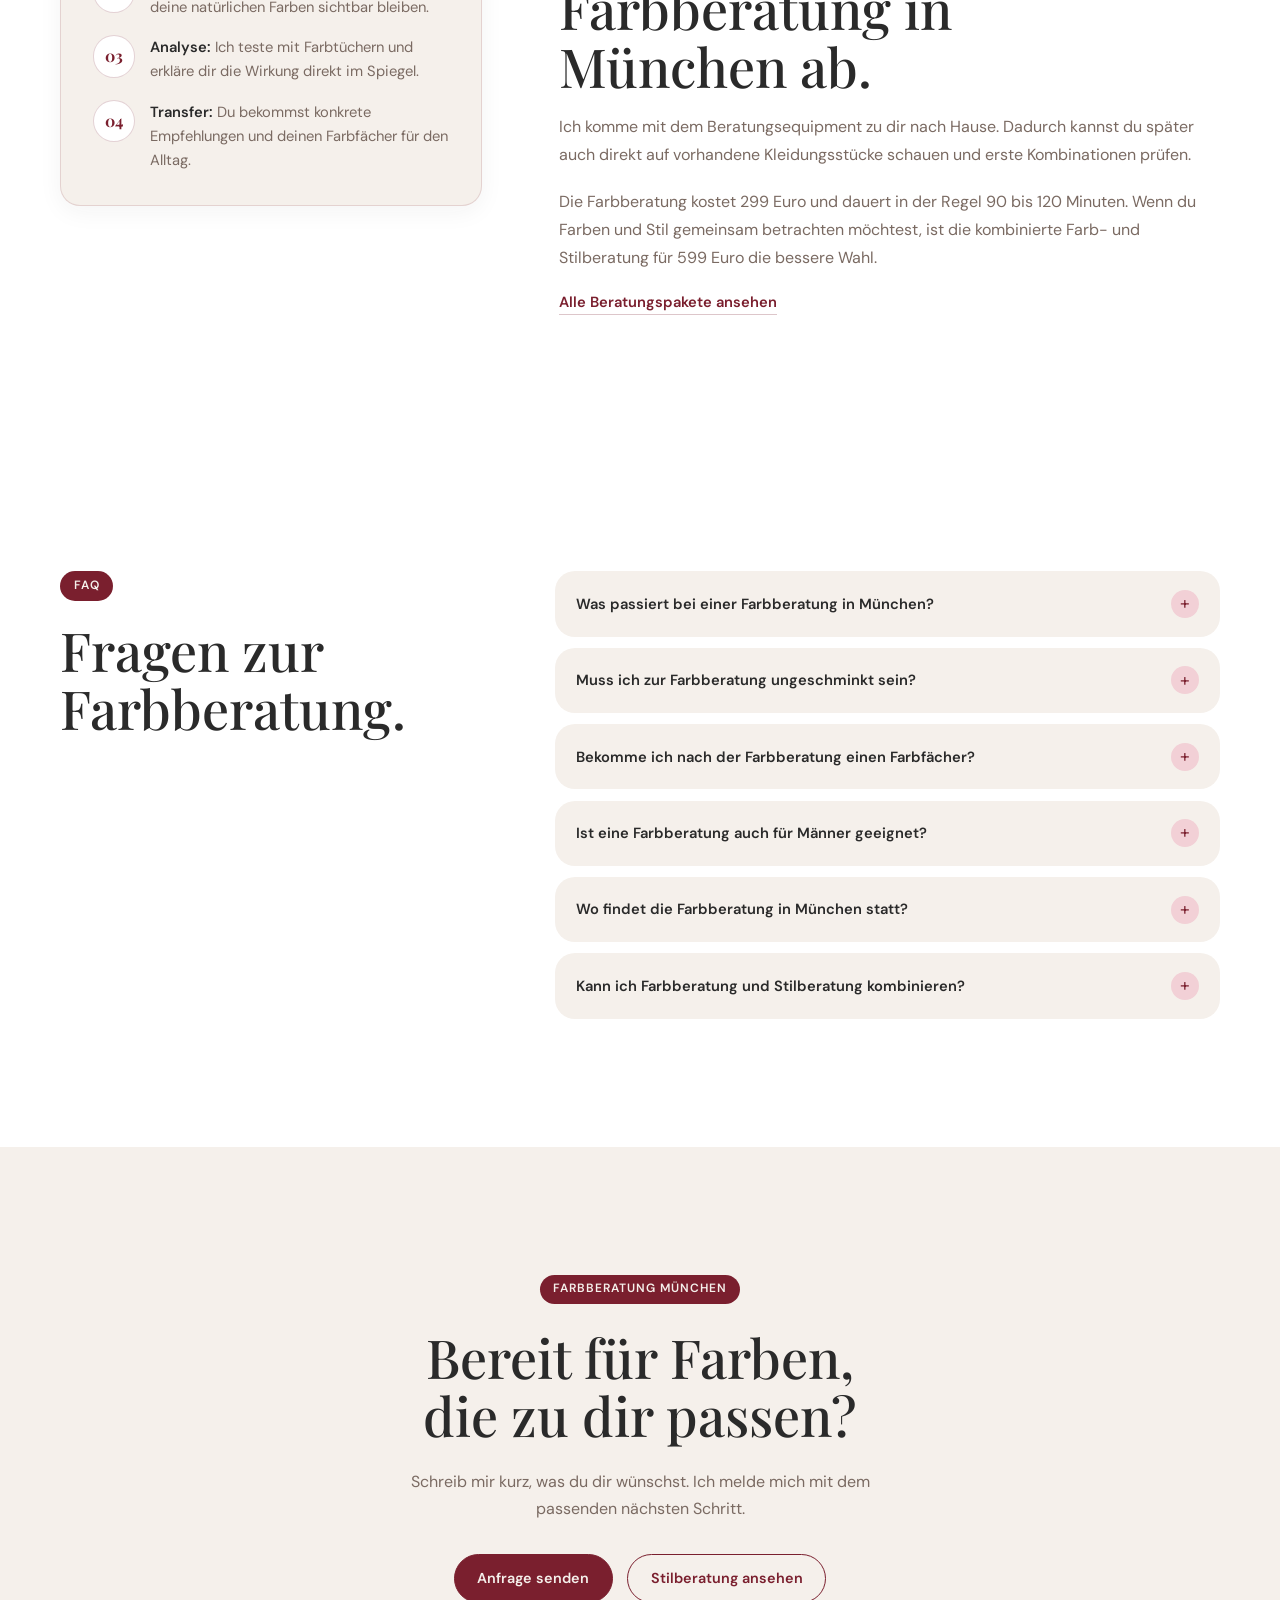
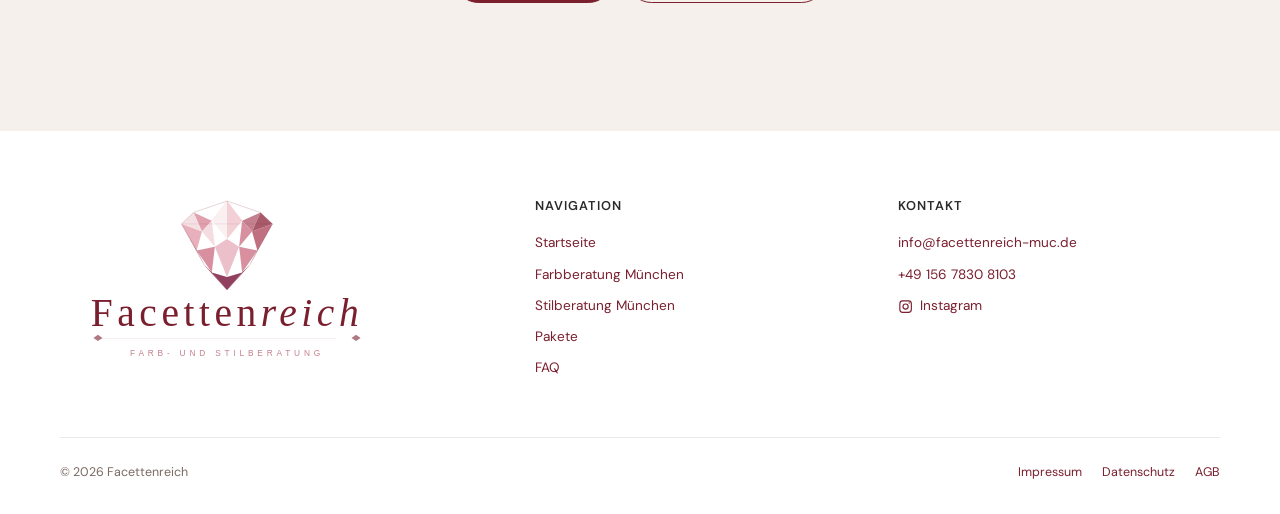
<file: farbberatung-muenchen.html>
<!DOCTYPE html>
<html lang="de">
  <head>
    <meta charset="UTF-8" />
    <meta name="viewport" content="width=device-width, initial-scale=1.0" />
    <title>Farbberatung München: Farbtyp-Analyse | Facettenreich</title>
    <meta name="description" content="Mobile Farbberatung in München mit Kira Wimmers: professionelle Farbtyp-Analyse mit Farbtüchern, Farbfächer und klaren Empfehlungen für Kleidung, Make-up und Alltag." />
    <meta name="robots" content="index, follow" />
    <meta name="author" content="Kira Wimmers" />
    <meta name="theme-color" content="#ffffff" />
    <meta name="geo.region" content="DE-BY" />
    <meta name="geo.placename" content="München" />
    <link rel="canonical" href="https://www.facettenreich-muc.de/farbberatung-muenchen.html" />
    <link rel="alternate" hreflang="de-DE" href="https://www.facettenreich-muc.de/farbberatung-muenchen.html" />
    <link rel="alternate" hreflang="x-default" href="https://www.facettenreich-muc.de/farbberatung-muenchen.html" />

    <meta property="og:type" content="website" />
    <meta property="og:url" content="https://www.facettenreich-muc.de/farbberatung-muenchen.html" />
    <meta property="og:site_name" content="Facettenreich" />
    <meta property="og:locale" content="de_DE" />
    <meta property="og:title" content="Farbberatung München: Farbtyp-Analyse | Facettenreich" />
    <meta property="og:description" content="Mobile Farbberatung in München mit Farbtyp-Analyse, Farbtüchern, Farbfächer und alltagstauglichen Empfehlungen." />
    <meta property="og:image" content="https://www.facettenreich-muc.de/pics/farbberatung.png" />
    <meta property="og:image:alt" content="Farbberatung München mit Farbtüchern und Farbfächer" />

    <meta name="twitter:card" content="summary_large_image" />
    <meta name="twitter:title" content="Farbberatung München: Farbtyp-Analyse | Facettenreich" />
    <meta name="twitter:description" content="Mobile Farbberatung in München mit Farbtyp-Analyse, Farbtüchern, Farbfächer und alltagstauglichen Empfehlungen." />
    <meta name="twitter:image" content="https://www.facettenreich-muc.de/pics/farbberatung.png" />

    <script type="application/ld+json">
    {
      "@context": "https://schema.org",
      "@graph": [
        {
          "@type": "BreadcrumbList",
          "@id": "https://www.facettenreich-muc.de/farbberatung-muenchen.html#breadcrumb",
          "itemListElement": [
            {
              "@type": "ListItem",
              "position": 1,
              "name": "Startseite",
              "item": "https://www.facettenreich-muc.de/"
            },
            {
              "@type": "ListItem",
              "position": 2,
              "name": "Farbberatung München",
              "item": "https://www.facettenreich-muc.de/farbberatung-muenchen.html"
            }
          ]
        },
        {
          "@type": "WebSite",
          "@id": "https://www.facettenreich-muc.de/#website",
          "url": "https://www.facettenreich-muc.de/",
          "name": "Facettenreich",
          "inLanguage": "de-DE",
          "publisher": {
            "@id": "https://www.facettenreich-muc.de/#business"
          }
        },
        {
          "@type": "WebPage",
          "@id": "https://www.facettenreich-muc.de/farbberatung-muenchen.html#webpage",
          "url": "https://www.facettenreich-muc.de/farbberatung-muenchen.html",
          "name": "Farbberatung München: Farbtyp-Analyse | Facettenreich",
          "headline": "Farbberatung in München für Farben, die dich wirklich strahlen lassen.",
          "description": "Mobile Farbberatung in München mit Kira Wimmers: professionelle Farbtyp-Analyse mit Farbtüchern, Farbfächer und klaren Empfehlungen für Kleidung, Make-up und Alltag.",
          "inLanguage": "de-DE",
          "isPartOf": {
            "@id": "https://www.facettenreich-muc.de/#website"
          },
          "about": {
            "@id": "https://www.facettenreich-muc.de/farbberatung-muenchen.html#service"
          },
          "mainEntity": {
            "@id": "https://www.facettenreich-muc.de/farbberatung-muenchen.html#service"
          },
          "breadcrumb": {
            "@id": "https://www.facettenreich-muc.de/farbberatung-muenchen.html#breadcrumb"
          },
          "primaryImageOfPage": {
            "@type": "ImageObject",
            "url": "https://www.facettenreich-muc.de/pics/farbberatung.png",
            "width": 1448,
            "height": 1086
          }
        },
        {
          "@type": "ProfessionalService",
          "@id": "https://www.facettenreich-muc.de/#business",
          "name": "Facettenreich – Farb- und Stilberatung",
          "alternateName": ["Farbberatung München", "Stilberatung München", "Typberatung München"],
          "description": "Individuelle Farbberatung, Stilberatung und Typberatung in München mit mobiler Beratung nach Vereinbarung.",
          "url": "https://www.facettenreich-muc.de/",
          "telephone": "+4915678308103",
          "email": "info@facettenreich-muc.de",
          "image": "https://www.facettenreich-muc.de/pics/header.png",
          "logo": "https://www.facettenreich-muc.de/pics/facettenreich_logo.svg",
          "priceRange": "€€",
          "address": {
            "@type": "PostalAddress",
            "streetAddress": "Steinheilstraße 3",
            "addressLocality": "München",
            "postalCode": "80333",
            "addressCountry": "DE"
          },
          "geo": {
            "@type": "GeoCoordinates",
            "latitude": 48.1505,
            "longitude": 11.5612
          },
          "areaServed": [
            {
              "@type": "City",
              "name": "München"
            },
            {
              "@type": "AdministrativeArea",
              "name": "Landkreis München"
            }
          ],
          "openingHoursSpecification": {
            "@type": "OpeningHoursSpecification",
            "dayOfWeek": ["Monday", "Tuesday", "Wednesday", "Thursday", "Friday", "Saturday"],
            "description": "Termine nach Vereinbarung"
          },
          "sameAs": [
            "https://www.instagram.com/facettenreich_muc"
          ]
        },
        {
          "@type": "Service",
          "@id": "https://www.facettenreich-muc.de/farbberatung-muenchen.html#service",
          "name": "Farbberatung München",
          "serviceType": "Farbberatung und Farbtyp-Analyse",
          "category": "Farbberatung, Farbtyp-Analyse, Typberatung",
          "url": "https://www.facettenreich-muc.de/farbberatung-muenchen.html",
          "image": "https://www.facettenreich-muc.de/pics/farbberatung.png",
          "description": "Persönliche Farbberatung in München mit Analyse natürlicher Farbmerkmale, Farbtuch-Test, Farbempfehlungen und Farbfächer für den Alltag.",
          "provider": {
            "@id": "https://www.facettenreich-muc.de/#business"
          },
          "areaServed": [
            {
              "@type": "City",
              "name": "München"
            },
            {
              "@type": "AdministrativeArea",
              "name": "Landkreis München"
            }
          ],
          "audience": {
            "@type": "Audience",
            "audienceType": "Privatkunden in München"
          },
          "serviceOutput": "Persönlicher Farbfächer und konkrete Farbempfehlungen für Kleidung, Make-up und Kombinationen.",
          "offers": {
            "@type": "Offer",
            "url": "https://www.facettenreich-muc.de/farbberatung-muenchen.html",
            "availability": "https://schema.org/InStock",
            "priceSpecification": {
              "@type": "PriceSpecification",
              "priceCurrency": "EUR",
              "price": 299
            }
          }
        },
        {
          "@type": "FAQPage",
          "@id": "https://www.facettenreich-muc.de/farbberatung-muenchen.html#faq",
          "mainEntity": [
            {
              "@type": "Question",
              "name": "Was passiert bei einer Farbberatung in München?",
              "acceptedAnswer": {
                "@type": "Answer",
                "text": "Wir besprechen deine Ziele, analysieren deine natürlichen Farbmerkmale und testen mit professionellen Farbtüchern, welche Nuancen deine Ausstrahlung unterstützen. Danach bekommst du konkrete Empfehlungen für Kleidung, Kombinationen und deinen Farbfächer."
              }
            },
            {
              "@type": "Question",
              "name": "Muss ich zur Farbberatung ungeschminkt sein?",
              "acceptedAnswer": {
                "@type": "Answer",
                "text": "Ja, für ein zuverlässiges Ergebnis solltest du ungeschminkt sein. Deine natürliche Haut- und Haarfarbe sollte sichtbar sein, damit die Analyse nicht durch Make-up oder starke Stylingeffekte verfälscht wird."
              }
            },
            {
              "@type": "Question",
              "name": "Bekomme ich nach der Farbberatung einen Farbfächer?",
              "acceptedAnswer": {
                "@type": "Answer",
                "text": "Ja, im Farbberatungspaket ist ein Farbfächer enthalten. Er hilft dir beim Einkaufen, Kombinieren und Aussortieren, damit du deine Farben im Alltag sicher wiedererkennst."
              }
            },
            {
              "@type": "Question",
              "name": "Ist eine Farbberatung auch für Männer geeignet?",
              "acceptedAnswer": {
                "@type": "Answer",
                "text": "Ja. Eine Farbberatung eignet sich für Frauen und Männer, die beim Einkaufen, im Beruf oder bei besonderen Anlässen sicherer mit Farben umgehen möchten."
              }
            },
            {
              "@type": "Question",
              "name": "Wo findet die Farbberatung in München statt?",
              "acceptedAnswer": {
                "@type": "Answer",
                "text": "Die Farbberatung findet nach Vereinbarung mobil bei dir zu Hause in München oder Umgebung statt. Ich bringe Farbtücher, Analyse-Material und Farbfächer mit."
              }
            },
            {
              "@type": "Question",
              "name": "Kann ich Farbberatung und Stilberatung kombinieren?",
              "acceptedAnswer": {
                "@type": "Answer",
                "text": "Ja. Die kombinierte Farb- und Stilberatung verbindet deine besten Farben mit passenden Schnitten, Materialien und Outfitideen."
              }
            }
          ]
        }
      ]
    }
    </script>

    <link rel="icon" href="pics/facettenreich_diamant.svg" type="image/svg+xml" />
    <link rel="preload" as="image" href="pics/small/farbberatung.jpg" type="image/jpeg" />
    <link rel="stylesheet" href="styles.css" />
    <script defer src="script.js"></script>
  </head>
  <body class="subpage">

    <header class="header" id="top">
      <div class="wrap header-inner">
        <a class="logo" href="index.html" aria-label="Zur Startseite">
          <img src="pics/facettenreich_diamant.svg" alt="" aria-hidden="true" class="logo-diamant" />
          <img src="pics/facettenreich_schrift.svg" alt="Facettenreich" class="logo-schrift" />
        </a>
        <button class="burger" aria-label="Menü" aria-expanded="false">
          <span></span><span></span>
        </button>
        <nav class="nav" id="nav">
          <a href="farbberatung-muenchen.html">Farbberatung</a>
          <a href="stilberatung-muenchen.html">Stilberatung</a>
          <a href="index.html#features">Ablauf</a>
          <a href="index.html#services">Pakete</a>
          <a href="#faq">FAQ</a>
        </nav>
        <a href="mailto:info@facettenreich-muc.de?subject=Anfrage%20Farbberatung%20M%C3%BCnchen" class="btn btn-pill header-cta">Termin buchen</a>
      </div>
    </header>

    <main>
      <section class="subpage-hero">
        <div class="wrap subpage-hero-inner">
          <div class="subpage-hero-copy">
            <span class="tag">Farbberatung München</span>
            <h1>Farbberatung in München für Farben, die dich wirklich strahlen lassen.</h1>
            <p>Bei der Farbberatung finden wir heraus, welche Nuancen deine natürliche Ausstrahlung unterstützen. Du bekommst ein klares Farbsystem, einen Farbfächer und konkrete Ideen für Kleidung, Make-up und Kombinationen.</p>
            <div class="hero-actions">
              <a href="mailto:info@facettenreich-muc.de?subject=Anfrage%20Farbberatung%20M%C3%BCnchen" class="btn btn-pill">Farbberatung anfragen</a>
              <a href="#ablauf" class="btn btn-pill btn--outline">Ablauf ansehen</a>
            </div>
          </div>
          <div class="subpage-hero-media">
            <picture>
              <img src="pics/small/farbberatung.jpg" alt="Farbberatung in München mit Farbtüchern und persönlichem Farbfächer" width="900" height="675" fetchpriority="high" decoding="async" />
            </picture>
          </div>
        </div>
      </section>

      <section class="section landing-intro">
        <div class="wrap landing-split">
          <div class="landing-copy reveal">
            <span class="tag tag--muted">Farbtyp-Analyse</span>
            <h2>Farbe wirkt, bevor ein Outfit erklärt werden muss.</h2>
            <p>Deine ideale Farbpalette entsteht aus dem Zusammenspiel von Haut, Haaren, Augen, Kontrast und persönlicher Wirkung. In der Beratung teste ich mit professionellen Farbtüchern, welche Farben dich frischer, klarer und harmonischer wirken lassen.</p>
            <p>Meine Ausbildung bei <a href="https://www.corporatecolor.de/privat/farbberatung" target="_blank" rel="noopener noreferrer">Corporate Color</a> bildet die fachliche Grundlage: präzise Wahrnehmung, praktische Farbanalyse und ein Ergebnis, das du beim Einkaufen und Kombinieren wirklich nutzen kannst.</p>
          </div>
          <div class="landing-note reveal reveal--delay">
            <h3>Das Ziel deiner Farbberatung</h3>
            <p>Du weißt danach, welche Farben dich unterstützen, welche Töne dich eher müde wirken lassen und wie du deine Palette im Alltag souverän kombinierst.</p>
          </div>
        </div>
      </section>

      <section class="section local-seo" aria-labelledby="farbberatung-vor-ort-title">
        <div class="wrap landing-split">
          <div class="landing-copy reveal">
            <span class="tag tag--muted">Vor Ort in München</span>
            <h2 id="farbberatung-vor-ort-title">Mobile Farbberatung in München und Umgebung.</h2>
            <p>Die Farbberatung kommt zu dir nach Hause. Dadurch sehen wir nicht nur einzelne Farbtücher im Spiegel, sondern können deine Palette direkt mit vorhandenen Kleidungsstücken, Lieblingsfarben und typischen Fehlkäufen abgleichen.</p>
            <p>Ich berate in München und nach Vereinbarung auch im Landkreis München. Häufige Suchanliegen sind Farbberatung München, Farbtyp-Analyse München, Typberatung München und eine kombinierte Farb- und Stilberatung für mehr Sicherheit beim Einkaufen.</p>
          </div>
          <div class="landing-note local-proof reveal reveal--delay">
            <h3>Für wen die Farbberatung passt</h3>
            <ul class="local-proof-list">
              <li>
                <strong>Alltag</strong>
                <span>Du möchtest Kleidung leichter kombinieren und Fehlkäufe vermeiden.</span>
              </li>
              <li>
                <strong>Beruf</strong>
                <span>Du suchst Farben, die präsent wirken und trotzdem zu dir passen.</span>
              </li>
              <li>
                <strong>Anlass</strong>
                <span>Du brauchst Orientierung für Hochzeit, Bewerbung, Shooting oder Neustart.</span>
              </li>
            </ul>
          </div>
        </div>
      </section>

      <section class="section landing-benefits">
        <div class="wrap">
          <div class="section-head reveal">
            <span class="tag tag--muted">Das bekommst du</span>
            <h2>Klare Empfehlungen statt Farbchaos.</h2>
          </div>
          <div class="benefit-grid reveal">
            <article class="benefit-card">
              <h3>Farbtyp-Analyse</h3>
              <p>Wir betrachten deine natürlichen Farbmerkmale und ordnen sie in ein differenziertes Farbsystem ein.</p>
            </article>
            <article class="benefit-card">
              <h3>Farbtuch-Test</h3>
              <p>Direkt vor dem Gesicht wird sichtbar, welche Farben deine Haut, Augen und Konturen besonders gut unterstützen.</p>
            </article>
            <article class="benefit-card">
              <h3>Farbfächer</h3>
              <p>Du erhältst einen persönlichen Farbfächer als Begleiter für Shopping, Kleiderschrank und Outfitplanung.</p>
            </article>
            <article class="benefit-card">
              <h3>Alltagstransfer</h3>
              <p>Wir sprechen über Kombinationen, Basics, Akzentfarben und typische Fehlkäufe, damit du sofort starten kannst.</p>
            </article>
          </div>
        </div>
      </section>

      <section class="section landing-process" id="ablauf">
        <div class="wrap landing-split landing-split--reverse">
          <div class="process-panel reveal">
            <ol class="compact-steps">
              <li>
                <span>01</span>
                <p><strong>Vorgespräch:</strong> Wir klären, was du dir von der Farbberatung wünschst.</p>
              </li>
              <li>
                <span>02</span>
                <p><strong>Vorbereitung:</strong> Du bist ungeschminkt, damit deine natürlichen Farben sichtbar bleiben.</p>
              </li>
              <li>
                <span>03</span>
                <p><strong>Analyse:</strong> Ich teste mit Farbtüchern und erkläre dir die Wirkung direkt im Spiegel.</p>
              </li>
              <li>
                <span>04</span>
                <p><strong>Transfer:</strong> Du bekommst konkrete Empfehlungen und deinen Farbfächer für den Alltag.</p>
              </li>
            </ol>
          </div>
          <div class="landing-copy reveal reveal--delay">
            <span class="tag tag--muted">Ablauf</span>
            <h2>So läuft deine Farbberatung in München ab.</h2>
            <p>Ich komme mit dem Beratungsequipment zu dir nach Hause. Dadurch kannst du später auch direkt auf vorhandene Kleidungsstücke schauen und erste Kombinationen prüfen.</p>
            <p>Die Farbberatung kostet 299 Euro und dauert in der Regel 90 bis 120 Minuten. Wenn du Farben und Stil gemeinsam betrachten möchtest, ist die kombinierte Farb- und Stilberatung für 599 Euro die bessere Wahl.</p>
            <a href="index.html#services" class="text-link">Alle Beratungspakete ansehen</a>
          </div>
        </div>
      </section>

      <section class="section faq" id="faq">
        <div class="wrap faq-inner">
          <div class="section-head section-head--left reveal">
            <span class="tag tag--muted">FAQ</span>
            <h2>Fragen zur Farbberatung.</h2>
          </div>
          <div class="faq-list">
            <details class="reveal">
              <summary>Was passiert bei einer Farbberatung in München?</summary>
              <p>Wir besprechen deine Ziele, analysieren deine natürlichen Farbmerkmale und testen mit professionellen Farbtüchern, welche Nuancen deine Ausstrahlung unterstützen. Danach bekommst du konkrete Empfehlungen für Kleidung, Kombinationen und deinen Farbfächer.</p>
            </details>
            <details class="reveal">
              <summary>Muss ich zur Farbberatung ungeschminkt sein?</summary>
              <p>Ja, für ein zuverlässiges Ergebnis solltest du ungeschminkt sein. Deine natürliche Haut- und Haarfarbe sollte sichtbar sein, damit die Analyse nicht durch Make-up oder starke Stylingeffekte verfälscht wird.</p>
            </details>
            <details class="reveal">
              <summary>Bekomme ich nach der Farbberatung einen Farbfächer?</summary>
              <p>Ja, im Farbberatungspaket ist ein Farbfächer enthalten. Er hilft dir beim Einkaufen, Kombinieren und Aussortieren, damit du deine Farben im Alltag sicher wiedererkennst.</p>
            </details>
            <details class="reveal">
              <summary>Ist eine Farbberatung auch für Männer geeignet?</summary>
              <p>Ja. Eine Farbberatung eignet sich für Frauen und Männer, die beim Einkaufen, im Beruf oder bei besonderen Anlässen sicherer mit Farben umgehen möchten.</p>
            </details>
            <details class="reveal">
              <summary>Wo findet die Farbberatung in München statt?</summary>
              <p>Die Farbberatung findet nach Vereinbarung mobil bei dir zu Hause in München oder Umgebung statt. Ich bringe Farbtücher, Analyse-Material und Farbfächer mit.</p>
            </details>
            <details class="reveal">
              <summary>Kann ich Farbberatung und Stilberatung kombinieren?</summary>
              <p>Ja. Die kombinierte Farb- und Stilberatung verbindet deine besten Farben mit passenden Schnitten, Materialien und Outfitideen.</p>
            </details>
          </div>
        </div>
      </section>

      <section class="cta-section">
        <div class="wrap cta-inner">
          <span class="tag">Farbberatung München</span>
          <h2>Bereit für Farben,<br>die zu dir passen?</h2>
          <p>Schreib mir kurz, was du dir wünschst. Ich melde mich mit dem passenden nächsten Schritt.</p>
          <div class="cta-actions">
            <a href="mailto:info@facettenreich-muc.de?subject=Anfrage%20Farbberatung%20M%C3%BCnchen" class="btn btn-pill btn--dark">Anfrage senden</a>
            <a href="stilberatung-muenchen.html" class="btn btn-pill btn--ghost-light">Stilberatung ansehen</a>
          </div>
        </div>
      </section>
    </main>

    <footer class="footer">
      <div class="wrap footer-inner">
        <div class="footer-brand">
          <a class="logo" href="index.html">
            <img src="pics/facettenreich_logo.svg" alt="Facettenreich" class="footer-logo-img" />
          </a>
        </div>
        <div class="footer-col">
          <h4>Navigation</h4>
          <a href="index.html">Startseite</a>
          <a href="farbberatung-muenchen.html">Farbberatung München</a>
          <a href="stilberatung-muenchen.html">Stilberatung München</a>
          <a href="index.html#services">Pakete</a>
          <a href="#faq">FAQ</a>
        </div>
        <div class="footer-col">
          <h4>Kontakt</h4>
          <a href="mailto:info@facettenreich-muc.de">info@facettenreich-muc.de</a>
          <a href="tel:+4915678308103">+49 156 7830 8103</a>
          <a href="https://www.instagram.com/facettenreich_muc" target="_blank" rel="noreferrer" class="contact-social-link" aria-label="Instagram von Facettenreich (öffnet in neuem Tab)">
            <span class="social-icon" aria-hidden="true">
              <svg viewBox="0 0 24 24" role="img" focusable="false">
                <path d="M7.5 2h9A5.5 5.5 0 0 1 22 7.5v9a5.5 5.5 0 0 1-5.5 5.5h-9A5.5 5.5 0 0 1 2 16.5v-9A5.5 5.5 0 0 1 7.5 2Zm0 1.8A3.7 3.7 0 0 0 3.8 7.5v9a3.7 3.7 0 0 0 3.7 3.7h9a3.7 3.7 0 0 0 3.7-3.7v-9a3.7 3.7 0 0 0-3.7-3.7h-9Zm10.2 1.4a1.1 1.1 0 1 1 0 2.2 1.1 1.1 0 0 1 0-2.2ZM12 7a5 5 0 1 1 0 10 5 5 0 0 1 0-10Zm0 1.8a3.2 3.2 0 1 0 0 6.4 3.2 3.2 0 0 0 0-6.4Z"/>
              </svg>
            </span>
            <span>Instagram</span>
          </a>
        </div>
      </div>
      <div class="wrap footer-bottom">
        <small>© 2026 Facettenreich</small>
        <div class="legal">
          <a href="impressum.html">Impressum</a>
          <a href="datenschutz.html">Datenschutz</a>
          <a href="agb.html">AGB</a>
        </div>
      </div>
    </footer>

    <button type="button" class="back-to-top" id="back-to-top" aria-label="Zurück nach oben">
      ↑
    </button>

  </body>
</html>
</file>
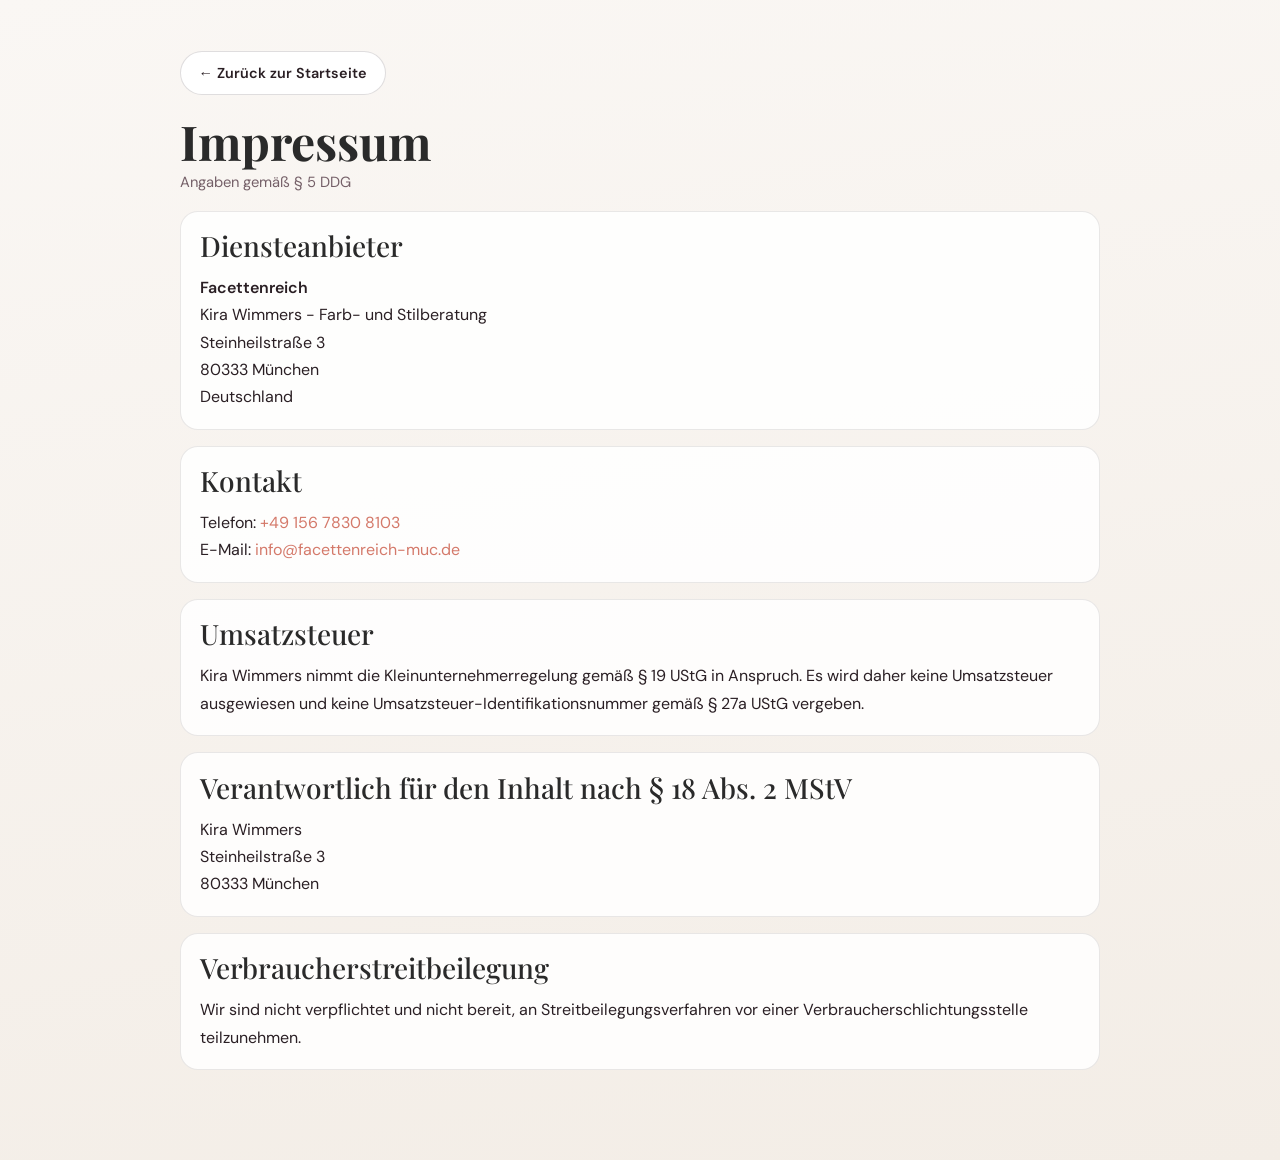
<file: impressum.html>
<!DOCTYPE html>
<html lang="de">
  <head>
    <meta charset="UTF-8" />
    <meta name="viewport" content="width=device-width, initial-scale=1.0" />
    <title>Impressum | Facettenreich</title>
    <meta name="description" content="Impressum von Facettenreich – Kira Wimmers, Farb- und Stilberatung, München." />
    <meta name="robots" content="noindex, follow" />
    <link rel="canonical" href="https://www.facettenreich-muc.de/impressum.html" />
    <link rel="icon" href="pics/facettenreich_diamant.svg" type="image/svg+xml" />
    <link rel="stylesheet" href="styles.css" />
    <link rel="stylesheet" href="legal.css" />
  </head>
  <body>
    <main class="legal-wrap">
      <a href="index.html#top" class="back-btn">← Zurück zur Startseite</a>
      <h1>Impressum</h1>
      <p class="meta">Angaben gemäß § 5 DDG</p>

      <section class="card">
        <h2>Diensteanbieter</h2>
        <p>
          <strong>Facettenreich</strong><br />
          Kira Wimmers - Farb- und Stilberatung<br />
          Steinheilstraße 3<br />
          80333 München<br />
          Deutschland
        </p>
      </section>

      <section class="card">
        <h2>Kontakt</h2>
        <p>
          Telefon: <a href="tel:+4915678308103">+49 156 7830 8103</a><br />
          E-Mail:
          <a href="mailto:info@facettenreich-muc.de">info@facettenreich-muc.de</a>
        </p>
      </section>

      <section class="card">
        <h2>Umsatzsteuer</h2>
        <p>
          Kira Wimmers nimmt die Kleinunternehmerregelung gemäß § 19 UStG in Anspruch.
          Es wird daher keine Umsatzsteuer ausgewiesen und keine Umsatzsteuer-Identifikationsnummer
          gemäß § 27a UStG vergeben.
        </p>
      </section>

      <section class="card">
        <h2>Verantwortlich für den Inhalt nach § 18 Abs. 2 MStV</h2>
        <p>
          Kira Wimmers<br />Steinheilstraße 3<br />
          80333 München
        </p>
      </section>

      <section class="card">
        <h2>Verbraucherstreitbeilegung</h2>
        <p>
          Wir sind nicht verpflichtet und nicht bereit, an Streitbeilegungsverfahren vor einer
          Verbraucherschlichtungsstelle teilzunehmen.
        </p>
      </section>
    </main>
  </body>
</html>
</file>
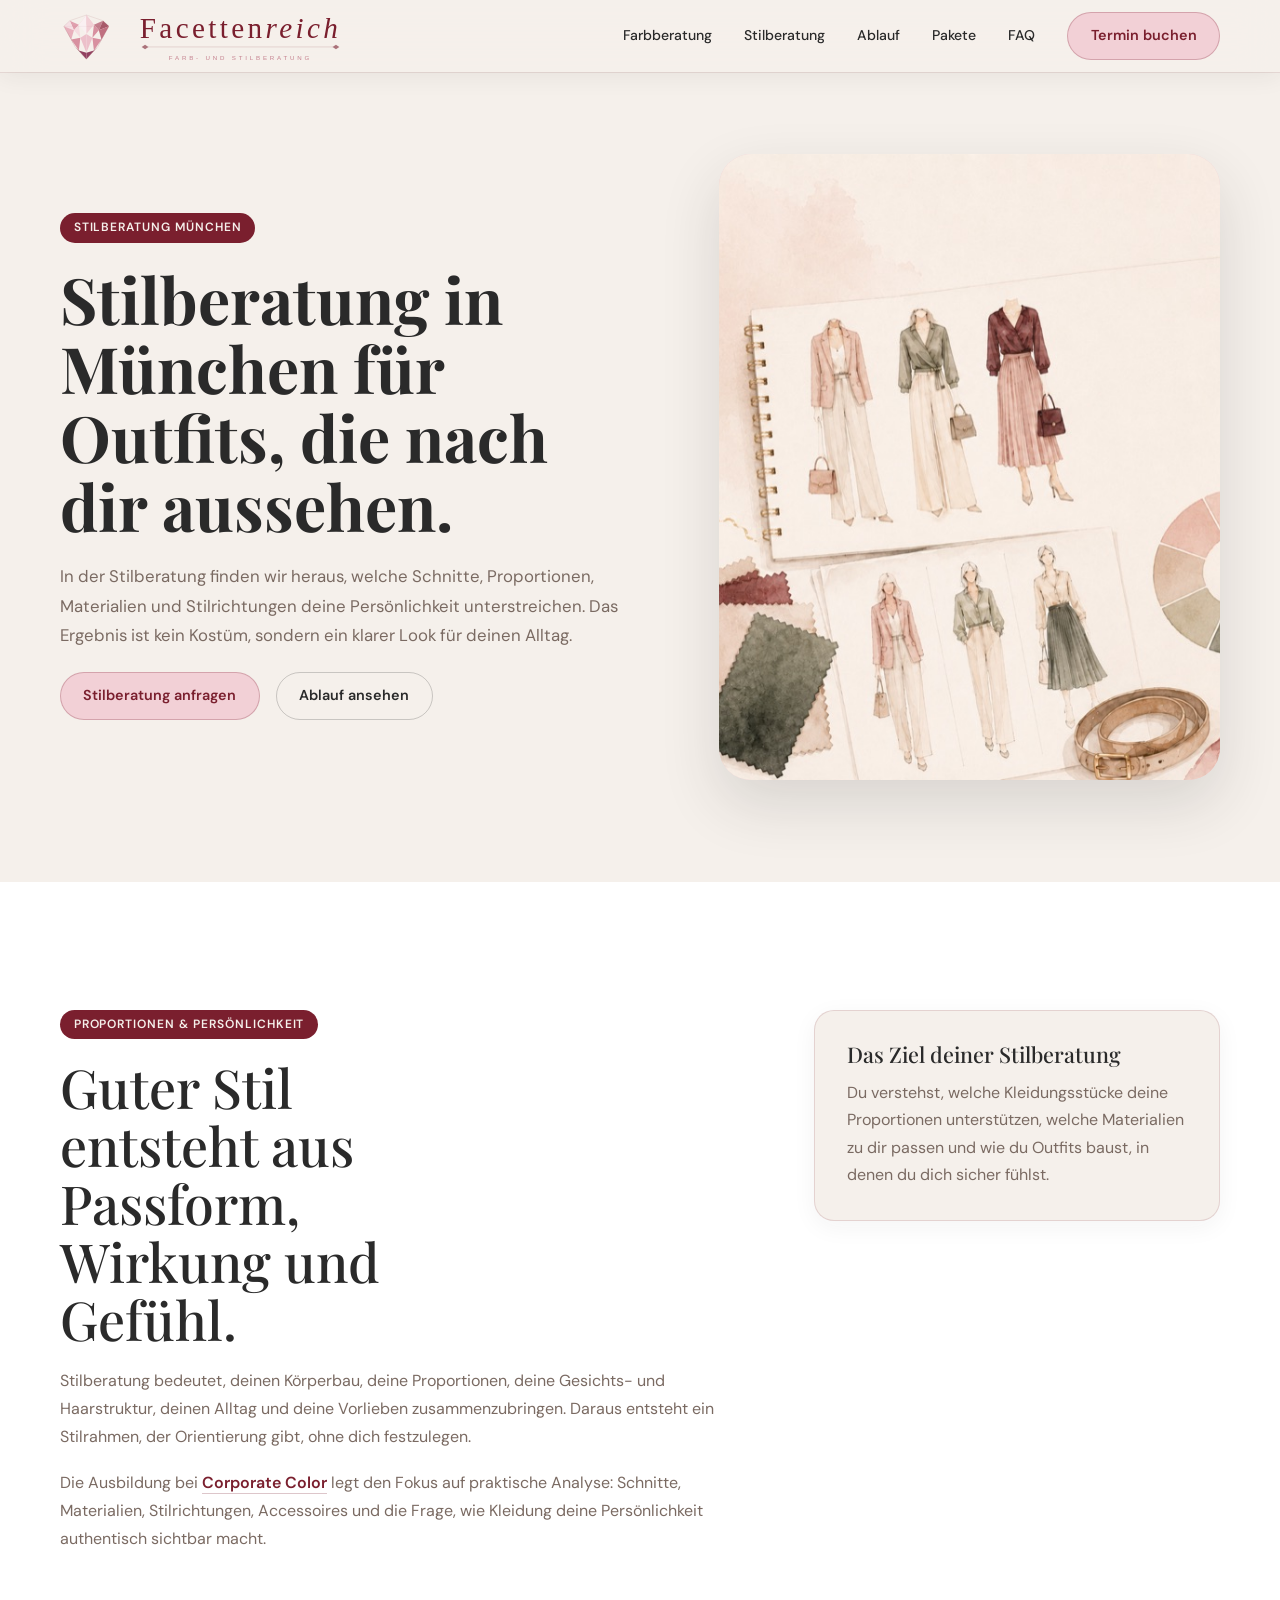
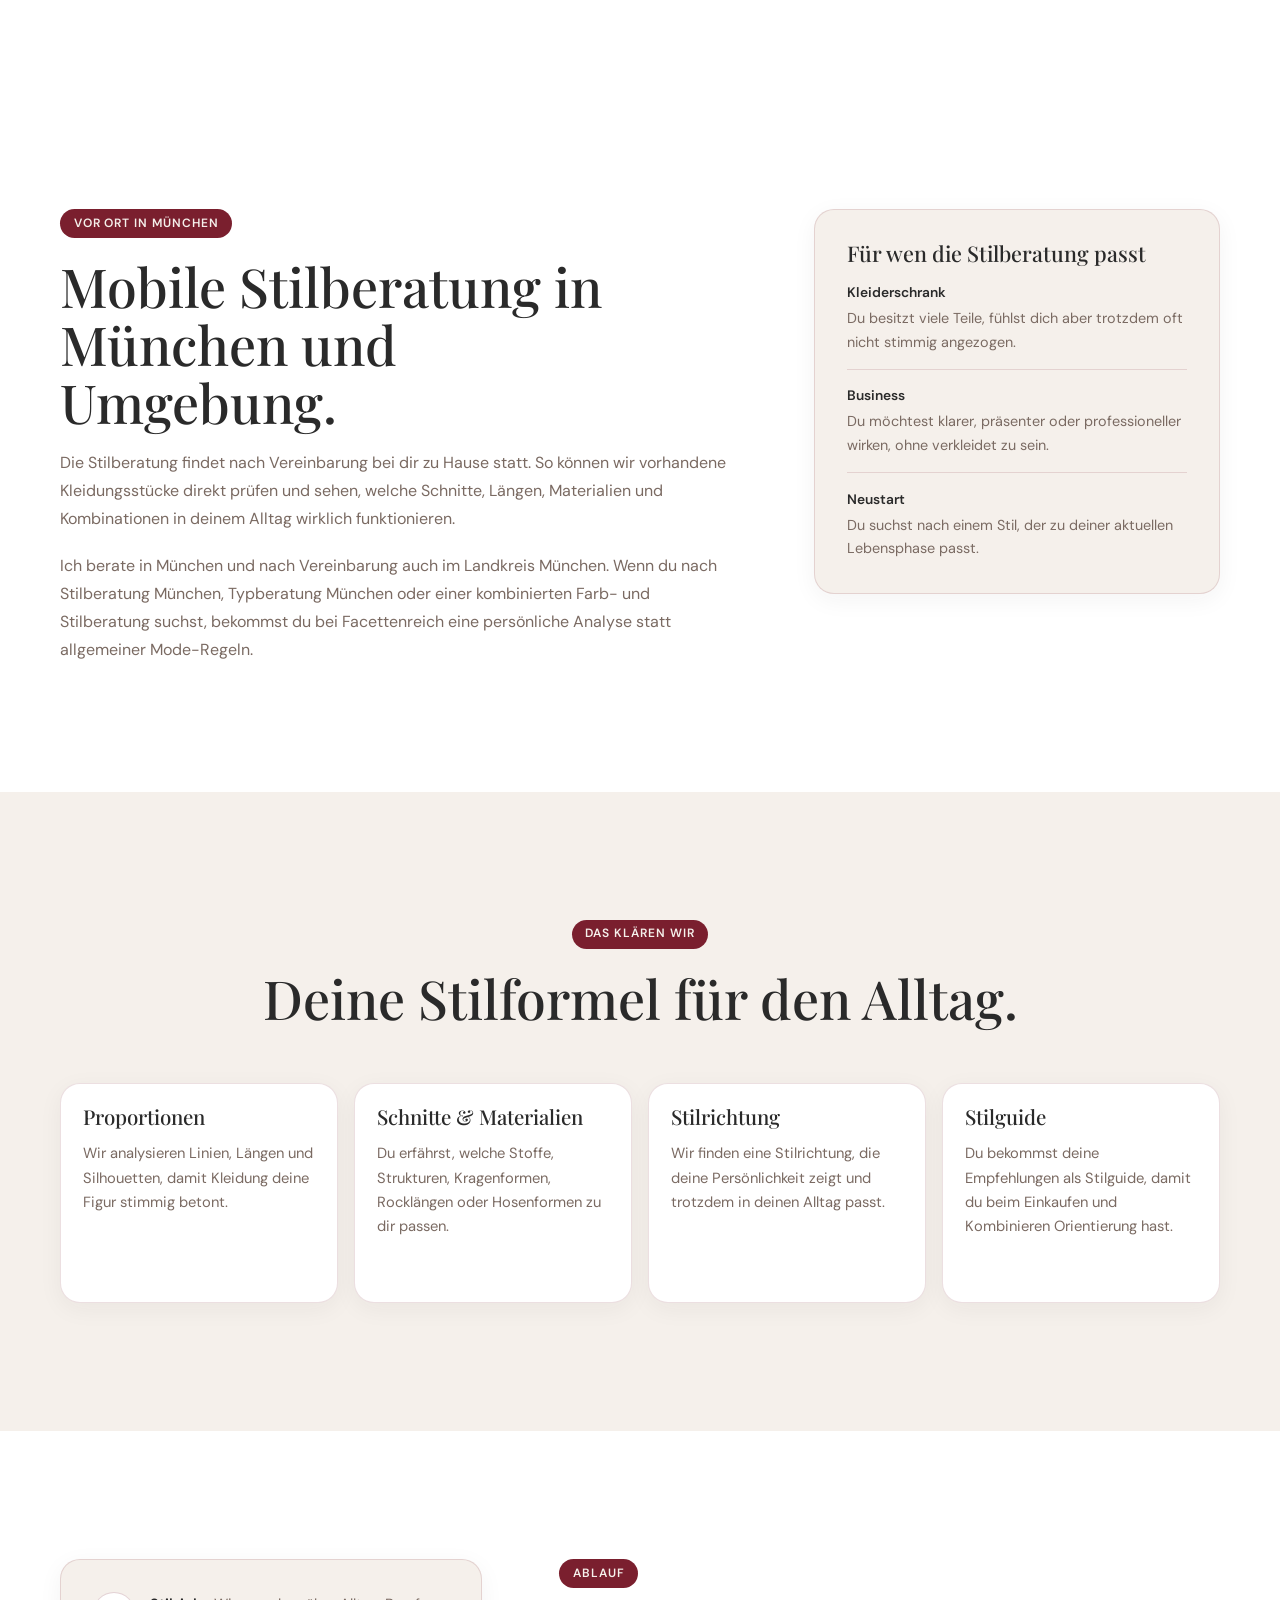
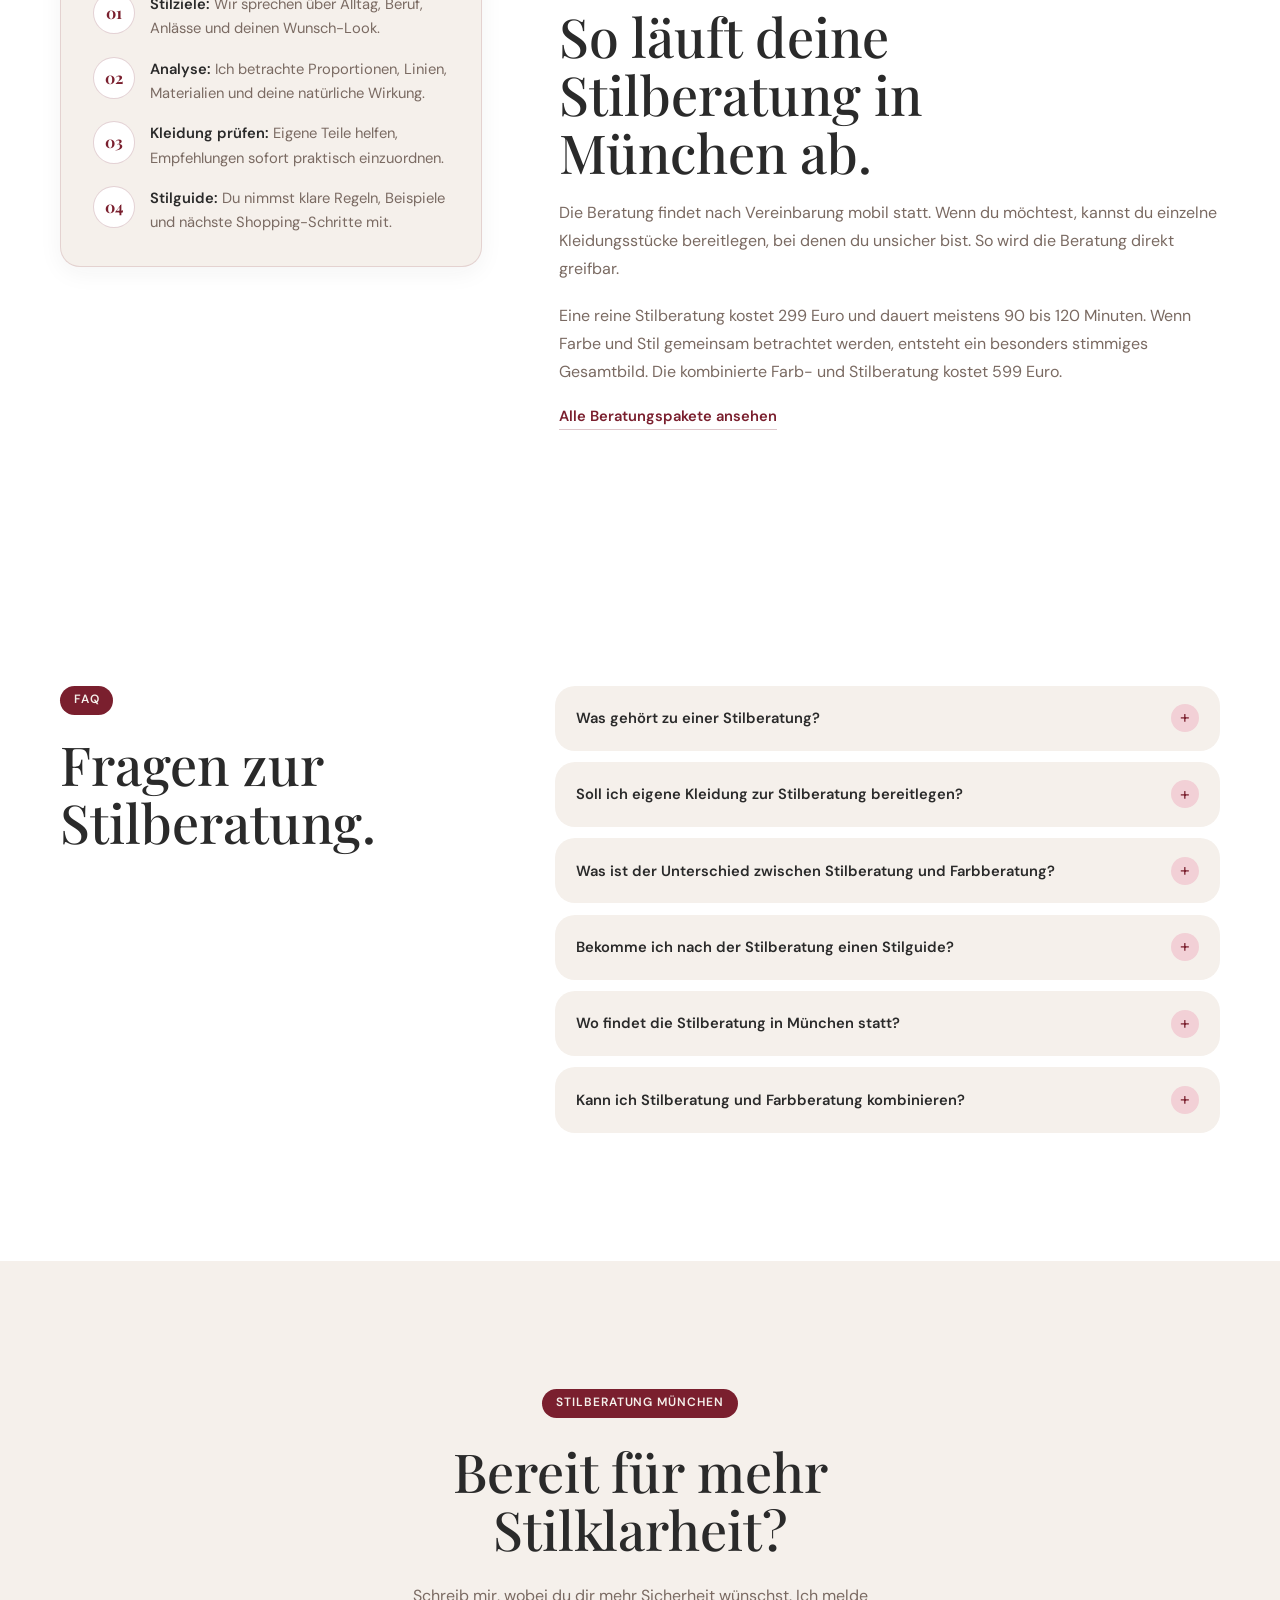
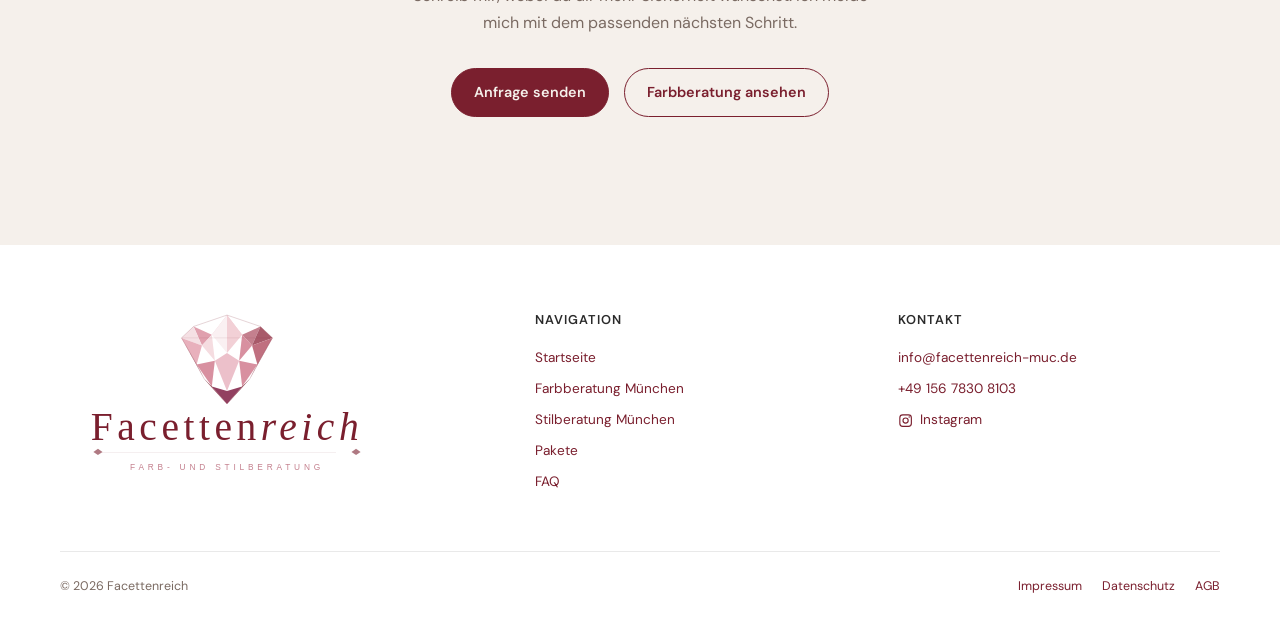
<file: stilberatung-muenchen.html>
<!DOCTYPE html>
<html lang="de">
  <head>
    <meta charset="UTF-8" />
    <meta name="viewport" content="width=device-width, initial-scale=1.0" />
    <title>Stilberatung München: Typberatung | Facettenreich</title>
    <meta name="description" content="Mobile Stilberatung in München mit Kira Wimmers: Proportionsanalyse, Schnitte, Materialien, Stilrichtung und persönlicher Stilguide für Outfits, die zu dir passen." />
    <meta name="robots" content="index, follow" />
    <meta name="author" content="Kira Wimmers" />
    <meta name="theme-color" content="#ffffff" />
    <meta name="geo.region" content="DE-BY" />
    <meta name="geo.placename" content="München" />
    <link rel="canonical" href="https://www.facettenreich-muc.de/stilberatung-muenchen.html" />
    <link rel="alternate" hreflang="de-DE" href="https://www.facettenreich-muc.de/stilberatung-muenchen.html" />
    <link rel="alternate" hreflang="x-default" href="https://www.facettenreich-muc.de/stilberatung-muenchen.html" />

    <meta property="og:type" content="website" />
    <meta property="og:url" content="https://www.facettenreich-muc.de/stilberatung-muenchen.html" />
    <meta property="og:site_name" content="Facettenreich" />
    <meta property="og:locale" content="de_DE" />
    <meta property="og:title" content="Stilberatung München: Typberatung | Facettenreich" />
    <meta property="og:description" content="Mobile Stilberatung in München mit Proportionsanalyse, Materialkunde, Stilrichtung und konkreten Outfit-Empfehlungen." />
    <meta property="og:image" content="https://www.facettenreich-muc.de/pics/stilberatung.png" />
    <meta property="og:image:alt" content="Stilberatung München mit Proportionsanalyse und Stilguide" />

    <meta name="twitter:card" content="summary_large_image" />
    <meta name="twitter:title" content="Stilberatung München: Typberatung | Facettenreich" />
    <meta name="twitter:description" content="Mobile Stilberatung in München mit Proportionsanalyse, Materialkunde, Stilrichtung und konkreten Outfit-Empfehlungen." />
    <meta name="twitter:image" content="https://www.facettenreich-muc.de/pics/stilberatung.png" />

    <script type="application/ld+json">
    {
      "@context": "https://schema.org",
      "@graph": [
        {
          "@type": "BreadcrumbList",
          "@id": "https://www.facettenreich-muc.de/stilberatung-muenchen.html#breadcrumb",
          "itemListElement": [
            {
              "@type": "ListItem",
              "position": 1,
              "name": "Startseite",
              "item": "https://www.facettenreich-muc.de/"
            },
            {
              "@type": "ListItem",
              "position": 2,
              "name": "Stilberatung München",
              "item": "https://www.facettenreich-muc.de/stilberatung-muenchen.html"
            }
          ]
        },
        {
          "@type": "WebSite",
          "@id": "https://www.facettenreich-muc.de/#website",
          "url": "https://www.facettenreich-muc.de/",
          "name": "Facettenreich",
          "inLanguage": "de-DE",
          "publisher": {
            "@id": "https://www.facettenreich-muc.de/#business"
          }
        },
        {
          "@type": "WebPage",
          "@id": "https://www.facettenreich-muc.de/stilberatung-muenchen.html#webpage",
          "url": "https://www.facettenreich-muc.de/stilberatung-muenchen.html",
          "name": "Stilberatung München: Typberatung | Facettenreich",
          "headline": "Stilberatung in München für Outfits, die nach dir aussehen.",
          "description": "Mobile Stilberatung in München mit Kira Wimmers: Proportionsanalyse, Schnitte, Materialien, Stilrichtung und persönlicher Stilguide für Outfits, die zu dir passen.",
          "inLanguage": "de-DE",
          "isPartOf": {
            "@id": "https://www.facettenreich-muc.de/#website"
          },
          "about": {
            "@id": "https://www.facettenreich-muc.de/stilberatung-muenchen.html#service"
          },
          "mainEntity": {
            "@id": "https://www.facettenreich-muc.de/stilberatung-muenchen.html#service"
          },
          "breadcrumb": {
            "@id": "https://www.facettenreich-muc.de/stilberatung-muenchen.html#breadcrumb"
          },
          "primaryImageOfPage": {
            "@type": "ImageObject",
            "url": "https://www.facettenreich-muc.de/pics/stilberatung.png",
            "width": 1450,
            "height": 1085
          }
        },
        {
          "@type": "ProfessionalService",
          "@id": "https://www.facettenreich-muc.de/#business",
          "name": "Facettenreich – Farb- und Stilberatung",
          "alternateName": ["Farbberatung München", "Stilberatung München", "Typberatung München"],
          "description": "Individuelle Farbberatung, Stilberatung und Typberatung in München mit mobiler Beratung nach Vereinbarung.",
          "url": "https://www.facettenreich-muc.de/",
          "telephone": "+4915678308103",
          "email": "info@facettenreich-muc.de",
          "image": "https://www.facettenreich-muc.de/pics/header.png",
          "logo": "https://www.facettenreich-muc.de/pics/facettenreich_logo.svg",
          "priceRange": "€€",
          "address": {
            "@type": "PostalAddress",
            "streetAddress": "Steinheilstraße 3",
            "addressLocality": "München",
            "postalCode": "80333",
            "addressCountry": "DE"
          },
          "geo": {
            "@type": "GeoCoordinates",
            "latitude": 48.1505,
            "longitude": 11.5612
          },
          "areaServed": [
            {
              "@type": "City",
              "name": "München"
            },
            {
              "@type": "AdministrativeArea",
              "name": "Landkreis München"
            }
          ],
          "openingHoursSpecification": {
            "@type": "OpeningHoursSpecification",
            "dayOfWeek": ["Monday", "Tuesday", "Wednesday", "Thursday", "Friday", "Saturday"],
            "description": "Termine nach Vereinbarung"
          },
          "sameAs": [
            "https://www.instagram.com/facettenreich_muc"
          ]
        },
        {
          "@type": "Service",
          "@id": "https://www.facettenreich-muc.de/stilberatung-muenchen.html#service",
          "name": "Stilberatung München",
          "serviceType": "Stilberatung und Typberatung",
          "category": "Stilberatung, Typberatung, Proportionsanalyse",
          "url": "https://www.facettenreich-muc.de/stilberatung-muenchen.html",
          "image": "https://www.facettenreich-muc.de/pics/stilberatung.png",
          "description": "Persönliche Stilberatung in München mit Proportionsanalyse, Empfehlungen zu Schnitten, Materialien, Stilrichtungen und einem individuellen Stilguide.",
          "provider": {
            "@id": "https://www.facettenreich-muc.de/#business"
          },
          "areaServed": [
            {
              "@type": "City",
              "name": "München"
            },
            {
              "@type": "AdministrativeArea",
              "name": "Landkreis München"
            }
          ],
          "audience": {
            "@type": "Audience",
            "audienceType": "Privatkunden in München"
          },
          "serviceOutput": "Persönlicher Stilguide mit Empfehlungen zu Schnitten, Materialien, Proportionen und Outfit-Kombinationen.",
          "offers": {
            "@type": "Offer",
            "url": "https://www.facettenreich-muc.de/stilberatung-muenchen.html",
            "availability": "https://schema.org/InStock",
            "priceSpecification": {
              "@type": "PriceSpecification",
              "priceCurrency": "EUR",
              "price": 299
            }
          }
        },
        {
          "@type": "FAQPage",
          "@id": "https://www.facettenreich-muc.de/stilberatung-muenchen.html#faq",
          "mainEntity": [
            {
              "@type": "Question",
              "name": "Was gehört zu einer Stilberatung?",
              "acceptedAnswer": {
                "@type": "Answer",
                "text": "Zur Stilberatung gehören Proportionsanalyse, Empfehlungen zu Schnitten, Längen, Materialien und Stilrichtungen sowie konkrete Ideen, wie du Kleidung passend zu Persönlichkeit und Alltag kombinierst."
              }
            },
            {
              "@type": "Question",
              "name": "Soll ich eigene Kleidung zur Stilberatung bereitlegen?",
              "acceptedAnswer": {
                "@type": "Answer",
                "text": "Ja, eigene Kleidungsstücke sind hilfreich. So können wir direkt an Beispielen sehen, welche Schnitte und Materialien gut funktionieren und welche Teile du künftig bewusster kombinieren oder ersetzen kannst."
              }
            },
            {
              "@type": "Question",
              "name": "Was ist der Unterschied zwischen Stilberatung und Farbberatung?",
              "acceptedAnswer": {
                "@type": "Answer",
                "text": "Die Farbberatung beantwortet, welche Farben dich besonders gut wirken lassen. Die Stilberatung zeigt, welche Schnitte, Materialien, Proportionen und Stilrichtungen zu dir und deinem Alltag passen."
              }
            },
            {
              "@type": "Question",
              "name": "Bekomme ich nach der Stilberatung einen Stilguide?",
              "acceptedAnswer": {
                "@type": "Answer",
                "text": "Ja, im Stilberatungspaket erhältst du einen persönlichen Stilguide. Er fasst die wichtigsten Empfehlungen zusammen und hilft dir, die Beratung später im Alltag umzusetzen."
              }
            },
            {
              "@type": "Question",
              "name": "Wo findet die Stilberatung in München statt?",
              "acceptedAnswer": {
                "@type": "Answer",
                "text": "Die Stilberatung findet nach Vereinbarung mobil bei dir zu Hause in München oder Umgebung statt. Eigene Kleidungsstücke können direkt in die Analyse einbezogen werden."
              }
            },
            {
              "@type": "Question",
              "name": "Kann ich Stilberatung und Farbberatung kombinieren?",
              "acceptedAnswer": {
                "@type": "Answer",
                "text": "Ja. Die kombinierte Farb- und Stilberatung ist sinnvoll, wenn Farben, Schnitte, Materialien und Outfitideen zusammen betrachtet werden sollen."
              }
            }
          ]
        }
      ]
    }
    </script>

    <link rel="icon" href="pics/facettenreich_diamant.svg" type="image/svg+xml" />
    <link rel="preload" as="image" href="pics/small/stilberatung.jpg" type="image/jpeg" />
    <link rel="stylesheet" href="styles.css" />
    <script defer src="script.js"></script>
  </head>
  <body class="subpage">

    <header class="header" id="top">
      <div class="wrap header-inner">
        <a class="logo" href="index.html" aria-label="Zur Startseite">
          <img src="pics/facettenreich_diamant.svg" alt="" aria-hidden="true" class="logo-diamant" />
          <img src="pics/facettenreich_schrift.svg" alt="Facettenreich" class="logo-schrift" />
        </a>
        <button class="burger" aria-label="Menü" aria-expanded="false">
          <span></span><span></span>
        </button>
        <nav class="nav" id="nav">
          <a href="farbberatung-muenchen.html">Farbberatung</a>
          <a href="stilberatung-muenchen.html">Stilberatung</a>
          <a href="index.html#features">Ablauf</a>
          <a href="index.html#services">Pakete</a>
          <a href="#faq">FAQ</a>
        </nav>
        <a href="mailto:info@facettenreich-muc.de?subject=Anfrage%20Stilberatung%20M%C3%BCnchen" class="btn btn-pill header-cta">Termin buchen</a>
      </div>
    </header>

    <main>
      <section class="subpage-hero">
        <div class="wrap subpage-hero-inner">
          <div class="subpage-hero-copy">
            <span class="tag">Stilberatung München</span>
            <h1>Stilberatung in München für Outfits, die nach dir aussehen.</h1>
            <p>In der Stilberatung finden wir heraus, welche Schnitte, Proportionen, Materialien und Stilrichtungen deine Persönlichkeit unterstreichen. Das Ergebnis ist kein Kostüm, sondern ein klarer Look für deinen Alltag.</p>
            <div class="hero-actions">
              <a href="mailto:info@facettenreich-muc.de?subject=Anfrage%20Stilberatung%20M%C3%BCnchen" class="btn btn-pill">Stilberatung anfragen</a>
              <a href="#ablauf" class="btn btn-pill btn--outline">Ablauf ansehen</a>
            </div>
          </div>
          <div class="subpage-hero-media">
            <picture>
              <img src="pics/small/stilberatung.jpg" alt="Stilberatung in München mit Proportionsanalyse und persönlichem Stilguide" width="900" height="673" fetchpriority="high" decoding="async" />
            </picture>
          </div>
        </div>
      </section>

      <section class="section landing-intro">
        <div class="wrap landing-split">
          <div class="landing-copy reveal">
            <span class="tag tag--muted">Proportionen &amp; Persönlichkeit</span>
            <h2>Guter Stil entsteht aus Passform, Wirkung und Gefühl.</h2>
            <p>Stilberatung bedeutet, deinen Körperbau, deine Proportionen, deine Gesichts- und Haarstruktur, deinen Alltag und deine Vorlieben zusammenzubringen. Daraus entsteht ein Stilrahmen, der Orientierung gibt, ohne dich festzulegen.</p>
            <p>Die Ausbildung bei <a href="https://www.corporatecolor.de/privat/stilberatung" target="_blank" rel="noopener noreferrer">Corporate Color</a> legt den Fokus auf praktische Analyse: Schnitte, Materialien, Stilrichtungen, Accessoires und die Frage, wie Kleidung deine Persönlichkeit authentisch sichtbar macht.</p>
          </div>
          <div class="landing-note reveal reveal--delay">
            <h3>Das Ziel deiner Stilberatung</h3>
            <p>Du verstehst, welche Kleidungsstücke deine Proportionen unterstützen, welche Materialien zu dir passen und wie du Outfits baust, in denen du dich sicher fühlst.</p>
          </div>
        </div>
      </section>

      <section class="section local-seo" aria-labelledby="stilberatung-vor-ort-title">
        <div class="wrap landing-split">
          <div class="landing-copy reveal">
            <span class="tag tag--muted">Vor Ort in München</span>
            <h2 id="stilberatung-vor-ort-title">Mobile Stilberatung in München und Umgebung.</h2>
            <p>Die Stilberatung findet nach Vereinbarung bei dir zu Hause statt. So können wir vorhandene Kleidungsstücke direkt prüfen und sehen, welche Schnitte, Längen, Materialien und Kombinationen in deinem Alltag wirklich funktionieren.</p>
            <p>Ich berate in München und nach Vereinbarung auch im Landkreis München. Wenn du nach Stilberatung München, Typberatung München oder einer kombinierten Farb- und Stilberatung suchst, bekommst du bei Facettenreich eine persönliche Analyse statt allgemeiner Mode-Regeln.</p>
          </div>
          <div class="landing-note local-proof reveal reveal--delay">
            <h3>Für wen die Stilberatung passt</h3>
            <ul class="local-proof-list">
              <li>
                <strong>Kleiderschrank</strong>
                <span>Du besitzt viele Teile, fühlst dich aber trotzdem oft nicht stimmig angezogen.</span>
              </li>
              <li>
                <strong>Business</strong>
                <span>Du möchtest klarer, präsenter oder professioneller wirken, ohne verkleidet zu sein.</span>
              </li>
              <li>
                <strong>Neustart</strong>
                <span>Du suchst nach einem Stil, der zu deiner aktuellen Lebensphase passt.</span>
              </li>
            </ul>
          </div>
        </div>
      </section>

      <section class="section landing-benefits">
        <div class="wrap">
          <div class="section-head reveal">
            <span class="tag tag--muted">Das klären wir</span>
            <h2>Deine Stilformel für den Alltag.</h2>
          </div>
          <div class="benefit-grid reveal">
            <article class="benefit-card">
              <h3>Proportionen</h3>
              <p>Wir analysieren Linien, Längen und Silhouetten, damit Kleidung deine Figur stimmig betont.</p>
            </article>
            <article class="benefit-card">
              <h3>Schnitte &amp; Materialien</h3>
              <p>Du erfährst, welche Stoffe, Strukturen, Kragenformen, Rocklängen oder Hosenformen zu dir passen.</p>
            </article>
            <article class="benefit-card">
              <h3>Stilrichtung</h3>
              <p>Wir finden eine Stilrichtung, die deine Persönlichkeit zeigt und trotzdem in deinen Alltag passt.</p>
            </article>
            <article class="benefit-card">
              <h3>Stilguide</h3>
              <p>Du bekommst deine Empfehlungen als Stilguide, damit du beim Einkaufen und Kombinieren Orientierung hast.</p>
            </article>
          </div>
        </div>
      </section>

      <section class="section landing-process" id="ablauf">
        <div class="wrap landing-split landing-split--reverse">
          <div class="process-panel reveal">
            <ol class="compact-steps">
              <li>
                <span>01</span>
                <p><strong>Stilziele:</strong> Wir sprechen über Alltag, Beruf, Anlässe und deinen Wunsch-Look.</p>
              </li>
              <li>
                <span>02</span>
                <p><strong>Analyse:</strong> Ich betrachte Proportionen, Linien, Materialien und deine natürliche Wirkung.</p>
              </li>
              <li>
                <span>03</span>
                <p><strong>Kleidung prüfen:</strong> Eigene Teile helfen, Empfehlungen sofort praktisch einzuordnen.</p>
              </li>
              <li>
                <span>04</span>
                <p><strong>Stilguide:</strong> Du nimmst klare Regeln, Beispiele und nächste Shopping-Schritte mit.</p>
              </li>
            </ol>
          </div>
          <div class="landing-copy reveal reveal--delay">
            <span class="tag tag--muted">Ablauf</span>
            <h2>So läuft deine Stilberatung in München ab.</h2>
            <p>Die Beratung findet nach Vereinbarung mobil statt. Wenn du möchtest, kannst du einzelne Kleidungsstücke bereitlegen, bei denen du unsicher bist. So wird die Beratung direkt greifbar.</p>
            <p>Eine reine Stilberatung kostet 299 Euro und dauert meistens 90 bis 120 Minuten. Wenn Farbe und Stil gemeinsam betrachtet werden, entsteht ein besonders stimmiges Gesamtbild. Die kombinierte Farb- und Stilberatung kostet 599 Euro.</p>
            <a href="index.html#services" class="text-link">Alle Beratungspakete ansehen</a>
          </div>
        </div>
      </section>

      <section class="section faq" id="faq">
        <div class="wrap faq-inner">
          <div class="section-head section-head--left reveal">
            <span class="tag tag--muted">FAQ</span>
            <h2>Fragen zur Stilberatung.</h2>
          </div>
          <div class="faq-list">
            <details class="reveal">
              <summary>Was gehört zu einer Stilberatung?</summary>
              <p>Zur Stilberatung gehören Proportionsanalyse, Empfehlungen zu Schnitten, Längen, Materialien und Stilrichtungen sowie konkrete Ideen, wie du Kleidung passend zu Persönlichkeit und Alltag kombinierst.</p>
            </details>
            <details class="reveal">
              <summary>Soll ich eigene Kleidung zur Stilberatung bereitlegen?</summary>
              <p>Ja, eigene Kleidungsstücke sind hilfreich. So können wir direkt an Beispielen sehen, welche Schnitte und Materialien gut funktionieren und welche Teile du künftig bewusster kombinieren oder ersetzen kannst.</p>
            </details>
            <details class="reveal">
              <summary>Was ist der Unterschied zwischen Stilberatung und Farbberatung?</summary>
              <p>Die Farbberatung beantwortet, welche Farben dich besonders gut wirken lassen. Die Stilberatung zeigt, welche Schnitte, Materialien, Proportionen und Stilrichtungen zu dir und deinem Alltag passen.</p>
            </details>
            <details class="reveal">
              <summary>Bekomme ich nach der Stilberatung einen Stilguide?</summary>
              <p>Ja, im Stilberatungspaket erhältst du einen persönlichen Stilguide. Er fasst die wichtigsten Empfehlungen zusammen und hilft dir, die Beratung später im Alltag umzusetzen.</p>
            </details>
            <details class="reveal">
              <summary>Wo findet die Stilberatung in München statt?</summary>
              <p>Die Stilberatung findet nach Vereinbarung mobil bei dir zu Hause in München oder Umgebung statt. Eigene Kleidungsstücke können direkt in die Analyse einbezogen werden.</p>
            </details>
            <details class="reveal">
              <summary>Kann ich Stilberatung und Farbberatung kombinieren?</summary>
              <p>Ja. Die kombinierte Farb- und Stilberatung ist sinnvoll, wenn Farben, Schnitte, Materialien und Outfitideen zusammen betrachtet werden sollen.</p>
            </details>
          </div>
        </div>
      </section>

      <section class="cta-section">
        <div class="wrap cta-inner">
          <span class="tag">Stilberatung München</span>
          <h2>Bereit für mehr<br>Stilklarheit?</h2>
          <p>Schreib mir, wobei du dir mehr Sicherheit wünschst. Ich melde mich mit dem passenden nächsten Schritt.</p>
          <div class="cta-actions">
            <a href="mailto:info@facettenreich-muc.de?subject=Anfrage%20Stilberatung%20M%C3%BCnchen" class="btn btn-pill btn--dark">Anfrage senden</a>
            <a href="farbberatung-muenchen.html" class="btn btn-pill btn--ghost-light">Farbberatung ansehen</a>
          </div>
        </div>
      </section>
    </main>

    <footer class="footer">
      <div class="wrap footer-inner">
        <div class="footer-brand">
          <a class="logo" href="index.html">
            <img src="pics/facettenreich_logo.svg" alt="Facettenreich" class="footer-logo-img" />
          </a>
        </div>
        <div class="footer-col">
          <h4>Navigation</h4>
          <a href="index.html">Startseite</a>
          <a href="farbberatung-muenchen.html">Farbberatung München</a>
          <a href="stilberatung-muenchen.html">Stilberatung München</a>
          <a href="index.html#services">Pakete</a>
          <a href="#faq">FAQ</a>
        </div>
        <div class="footer-col">
          <h4>Kontakt</h4>
          <a href="mailto:info@facettenreich-muc.de">info@facettenreich-muc.de</a>
          <a href="tel:+4915678308103">+49 156 7830 8103</a>
          <a href="https://www.instagram.com/facettenreich_muc" target="_blank" rel="noreferrer" class="contact-social-link" aria-label="Instagram von Facettenreich (öffnet in neuem Tab)">
            <span class="social-icon" aria-hidden="true">
              <svg viewBox="0 0 24 24" role="img" focusable="false">
                <path d="M7.5 2h9A5.5 5.5 0 0 1 22 7.5v9a5.5 5.5 0 0 1-5.5 5.5h-9A5.5 5.5 0 0 1 2 16.5v-9A5.5 5.5 0 0 1 7.5 2Zm0 1.8A3.7 3.7 0 0 0 3.8 7.5v9a3.7 3.7 0 0 0 3.7 3.7h9a3.7 3.7 0 0 0 3.7-3.7v-9a3.7 3.7 0 0 0-3.7-3.7h-9Zm10.2 1.4a1.1 1.1 0 1 1 0 2.2 1.1 1.1 0 0 1 0-2.2ZM12 7a5 5 0 1 1 0 10 5 5 0 0 1 0-10Zm0 1.8a3.2 3.2 0 1 0 0 6.4 3.2 3.2 0 0 0 0-6.4Z"/>
              </svg>
            </span>
            <span>Instagram</span>
          </a>
        </div>
      </div>
      <div class="wrap footer-bottom">
        <small>© 2026 Facettenreich</small>
        <div class="legal">
          <a href="impressum.html">Impressum</a>
          <a href="datenschutz.html">Datenschutz</a>
          <a href="agb.html">AGB</a>
        </div>
      </div>
    </footer>

    <button type="button" class="back-to-top" id="back-to-top" aria-label="Zurück nach oben">
      ↑
    </button>

  </body>
</html>
</file>
<file: styles.css>
/* =============================================
   FACETTENREICH – Bordeaux-Palette
   Farben: Bordeaux + Cremeweiß
   Fonts: Playfair Display + DM Sans
   ============================================= */

@font-face {
  font-family: 'DM Sans';
  src: url('assets/fonts/dm-sans-v17-latin-300.woff2') format('woff2');
  font-style: normal;
  font-weight: 300;
  font-display: swap;
}

@font-face {
  font-family: 'DM Sans';
  src: url('assets/fonts/dm-sans-v17-latin-regular.woff2') format('woff2');
  font-style: normal;
  font-weight: 400;
  font-display: swap;
}

@font-face {
  font-family: 'DM Sans';
  src: url('assets/fonts/dm-sans-v17-latin-500.woff2') format('woff2');
  font-style: normal;
  font-weight: 500;
  font-display: swap;
}

@font-face {
  font-family: 'DM Sans';
  src: url('assets/fonts/dm-sans-v17-latin-600.woff2') format('woff2');
  font-style: normal;
  font-weight: 600;
  font-display: swap;
}

@font-face {
  font-family: 'Playfair Display';
  src: url('assets/fonts/playfair-display-v40-latin-regular.woff2') format('woff2');
  font-style: normal;
  font-weight: 400;
  font-display: swap;
}

@font-face {
  font-family: 'Playfair Display';
  src: url('assets/fonts/playfair-display-v40-latin-500.woff2') format('woff2');
  font-style: normal;
  font-weight: 500;
  font-display: swap;
}

@font-face {
  font-family: 'Playfair Display';
  src: url('assets/fonts/playfair-display-v40-latin-700.woff2') format('woff2');
  font-style: normal;
  font-weight: 700;
  font-display: swap;
}

@font-face {
  font-family: 'Playfair Display';
  src: url('assets/fonts/playfair-display-v40-latin-italic.woff2') format('woff2');
  font-style: italic;
  font-weight: 400;
  font-display: swap;
}

@font-face {
  font-family: 'Playfair Display';
  src: url('assets/fonts/playfair-display-v40-latin-500italic.woff2') format('woff2');
  font-style: italic;
  font-weight: 500;
  font-display: swap;
}

:root {
  /* Farben – Bordeaux-Palette */
  --cream:          #F5F0EB;
  --bordeaux:       #7A1F2E;
  --bordeaux-light: #C4808E;
  --bordeaux-pale:  #F2D0D6;
  --text-dark:      #2A2A2A;
  --text-muted:     #7A6A62;
  --white:          #ffffff;

  --radius:    20px;
  --radius-lg: 32px;
  --shadow:    0 8px 32px rgba(42, 42, 42, 0.10);
  --shadow-lg: 0 24px 60px rgba(42, 42, 42, 0.14);
}

*, *::before, *::after { box-sizing: border-box; }
html, body { margin: 0; padding: 0; }

body {
  font-family: 'DM Sans', sans-serif;
  background: var(--cream);
  color: var(--text-dark);
  line-height: 1.65;
  -webkit-font-smoothing: antialiased;
}

img,
picture { max-width: 100%; display: block; }
a { color: inherit; text-decoration: none; }

.sr-only {
  position: absolute; width: 1px; height: 1px;
  padding: 0; margin: -1px; overflow: hidden;
  clip: rect(0,0,0,0); white-space: nowrap; border: 0;
}

/* ── Layout ─────────────────────────────── */
.wrap {
  width: min(1160px, calc(100% - 2.5rem));
  margin-inline: auto;
}

.section {
  padding: clamp(5rem, 10vw, 9rem) 0;
}

/* ── Typography ─────────────────────────── */
h1, h2, h3 {
  font-family: 'Playfair Display', serif;
  line-height: 1.08;
  margin: 0;
  color: var(--text-dark);
}

h1 { font-size: clamp(2.8rem, 6vw, 5.2rem); font-weight: 700; }
h2 { font-size: clamp(2rem, 4.2vw, 3.6rem); font-weight: 500; }
h3 { font-size: 1.35rem; font-weight: 500; }

em {
  font-style: italic;
  color: var(--bordeaux);
  font-weight: 400;
}

p { margin: 0; }

/* ── Tags / Labels ──────────────────────── */
.tag {
  display: inline-flex;
  align-items: center;
  gap: 0.45rem;
  background: var(--bordeaux);
  color: var(--cream);
  border-radius: 999px;
  padding: 0.3rem 0.85rem;
  font-size: 0.75rem;
  font-weight: 600;
  letter-spacing: 0.08em;
  text-transform: uppercase;
  width: fit-content;
}

.tag--muted {
  background: var(--bordeaux);
  color: var(--cream);
}

/* ── Buttons ────────────────────────────── */
.btn {
  display: inline-flex;
  align-items: center;
  justify-content: center;
  gap: 0.4rem;
  border: none;
  cursor: pointer;
  font-family: 'DM Sans', sans-serif;
  font-weight: 600;
  font-size: 0.9rem;
  transition: transform 200ms ease, box-shadow 200ms ease, background 200ms ease;
}

.btn:hover { transform: translateY(-2px); }

.btn-pill {
  border-radius: 999px;
  padding: 0.7rem 1.4rem;
  background: var(--bordeaux-pale);
  color: var(--bordeaux);
  border: 1px solid rgba(122, 31, 46, 0.25);
}

.btn-pill:hover {
  background: var(--bordeaux);
  color: var(--cream);
  box-shadow: 0 8px 24px rgba(122,31,46,0.35);
}

.btn--dark {
  background: var(--bordeaux);
  color: var(--cream);
  border-color: var(--bordeaux);
}

.btn--dark:hover {
  background: var(--bordeaux);
  filter: brightness(0.88);
  box-shadow: 0 8px 24px rgba(122,31,46,0.35);
}

.btn--light {
  background: rgba(255,255,255,0.92);
  color: var(--text-dark);
  border-color: rgba(255,255,255,0.6);
}

.btn--outline {
  background: transparent;
  color: var(--text-dark);
  border: 1.5px solid rgba(42,42,42,0.22);
}

.btn--outline:hover {
  background: var(--bordeaux);
  color: var(--cream);
}

.btn-text {
  background: none;
  color: var(--text-muted);
  padding: 0.7rem 0;
  font-weight: 500;
  font-size: 0.9rem;
  border: none;
  transition: color 200ms ease;
}

.btn-text:hover { color: var(--bordeaux); transform: none; }

.text-link {
  display: inline-flex;
  align-items: center;
  width: fit-content;
  color: var(--bordeaux);
  font-weight: 600;
  font-size: 0.92rem;
  border-bottom: 1.5px solid rgba(122,31,46,0.35);
  transition: color 180ms ease, border-color 180ms ease;
}

.text-link:hover {
  color: var(--text-dark);
  border-color: var(--text-dark);
}

/* ── Scroll Reveal ──────────────────────── */
.reveal {
  opacity: 0;
  transform: translateY(28px);
  transition: opacity 600ms cubic-bezier(0.22,1,0.36,1),
              transform 600ms cubic-bezier(0.22,1,0.36,1);
}
.reveal.visible { opacity: 1; transform: translateY(0); }
.reveal--delay  { transition-delay: 90ms; }
.reveal--delay2 { transition-delay: 180ms; }
.reveal--delay3 { transition-delay: 270ms; }

/* ── HEADER ─────────────────────────────── */
.header {
  position: fixed;
  inset: 0 0 auto 0;
  z-index: 200;
  transform: translateY(0);
  opacity: 1;
  pointer-events: auto;
  background: rgba(245, 240, 235, 0.75);
  backdrop-filter: blur(20px) saturate(1.4);
  -webkit-backdrop-filter: blur(20px) saturate(1.4);
  box-shadow: 0 1px 0 rgba(122,31,46,0.10), 0 4px 24px rgba(42,42,42,0.07);
  transition: background 250ms ease, box-shadow 250ms ease;
}

.header.scrolled {
  background: rgba(245, 240, 235, 0.88);
  box-shadow: 0 1px 0 rgba(122,31,46,0.16), 0 4px 24px rgba(42,42,42,0.10);
}

.header-inner {
  display: flex;
  align-items: center;
  gap: 2rem;
  min-height: 72px;
}

.logo {
  font-family: 'Playfair Display', serif;
  font-size: 1.45rem;
  font-weight: 700;
  display: inline-flex;
  align-items: center;
  gap: 0.5rem;
  letter-spacing: -0.01em;
  margin-right: auto;
}

.logo-diamant {
  height: 48px;
  width: auto;
  flex-shrink: 0;
}

.logo-schrift {
  height: 60px;
  width: auto;
}

.footer-logo-img {
  height: 190px;
  width: auto;
  display: block;
}

.nav {
  display: flex;
  gap: 2rem;
}

.nav a {
  font-size: 0.88rem;
  font-weight: 500;
  color: var(--text-dark);
  transition: color 180ms ease;
  position: relative;
}

.nav a::after {
  content: '';
  position: absolute;
  left: 0; bottom: -3px;
  width: 0; height: 1.5px;
  background: var(--bordeaux);
  transition: width 220ms ease;
}

.nav a:hover { color: var(--bordeaux); }
.nav a:hover::after { width: 100%; }

.burger {
  display: none;
  flex-direction: column;
  gap: 5px;
  width: 40px; height: 40px;
  background: none;
  border: 1px solid rgba(42,42,42,0.15);
  border-radius: 10px;
  padding: 10px;
  cursor: pointer;
  align-items: center;
  justify-content: center;
}

.burger span {
  display: block;
  width: 18px; height: 1.5px;
  background: var(--text-dark);
  border-radius: 2px;
  transition: transform 220ms ease, opacity 180ms ease;
}

.burger[aria-expanded="true"] span:first-child {
  transform: translateY(3px) rotate(45deg);
}

.burger[aria-expanded="true"] span:last-child {
  transform: translateY(-3px) rotate(-45deg);
}

/* ── HERO ───────────────────────────────── */
.hero {
  position: relative;
  min-height: 100vh;
  padding-top: 100px;
  display: flex;
  align-items: center;
  overflow: hidden;
}

.hero-blob {
  position: absolute;
  border-radius: 50%;
  filter: blur(70px);
  pointer-events: none;
}

.hero-blob {
  width: 600px; height: 600px;
  background: radial-gradient(circle, rgba(242,208,214,0.65), transparent 70%);
  top: -100px; right: -150px;
  animation: blobDrift 14s ease-in-out infinite alternate;
}

.hero-blob--2 {
  width: 400px; height: 400px;
  background: radial-gradient(circle, rgba(122,31,46,0.12), transparent 70%);
  bottom: 0; left: -100px;
  animation: blobDrift 18s ease-in-out infinite alternate-reverse;
}

.hero-inner {
  display: grid;
  grid-template-columns: 1fr 1fr;
  gap: 4rem;
  align-items: center;
  position: relative;
  z-index: 1;
  padding: clamp(2rem, 6vw, 5rem) 0;
}

.hero-text {
  display: flex;
  flex-direction: column;
  gap: 1.5rem;
  animation: rise 900ms cubic-bezier(0.22,1,0.36,1) both;
}

.hero-text h1 {
  margin-top: 0.5rem;
  color: var(--text-dark);
}

.h1-kicker {
  display: block;
  margin-bottom: 0.62rem;
  color: var(--bordeaux);
  font-family: 'DM Sans', sans-serif;
  font-size: clamp(0.78rem, 1.1vw, 0.95rem);
  font-weight: 600;
  letter-spacing: 0.09em;
  line-height: 1.25;
  text-transform: uppercase;
}

.h1-main {
  display: block;
}

.hero-text > p {
  color: var(--text-muted);
  font-size: 1.05rem;
  max-width: 44ch;
  line-height: 1.7;
}

.hero-actions {
  display: flex;
  gap: 1rem;
  align-items: center;
  flex-wrap: wrap;
}

.hero-social-proof {
  display: flex;
  align-items: center;
  gap: 0.75rem;
  font-size: 0.82rem;
  color: var(--text-muted);
  font-weight: 500;
}

.avatars {
  display: flex;
}

.avatars img {
  width: 32px; height: 32px;
  border-radius: 50%;
  border: 2px solid var(--cream);
  margin-left: -8px;
  object-fit: cover;
}

.avatars img:first-child { margin-left: 0; }

/* Hero Visual */
.hero-visual {
  position: relative;
  animation: rise 900ms 150ms cubic-bezier(0.22,1,0.36,1) both;
}

.hero-card--main {
  border-radius: var(--radius-lg);
  overflow: hidden;
  box-shadow: var(--shadow-lg);
  aspect-ratio: 4/5;
}

.hero-card--main picture,
.hero-card--main img {
  width: 100%; height: 100%;
}

.hero-card--main img {
  object-fit: cover;
}

.hero-card--float {
  position: absolute;
  bottom: 2.5rem;
  left: -2rem;
  background: white;
  border-radius: var(--radius);
  padding: 0.7rem 1rem;
  box-shadow: var(--shadow);
  animation: floatY 4s ease-in-out infinite alternate;
}

.float-pill {
  display: flex;
  align-items: center;
  gap: 0.5rem;
  font-size: 0.82rem;
  font-weight: 600;
  color: var(--text-dark);
  white-space: nowrap;
}

.hero-card--badge {
  position: absolute;
  top: 2rem;
  right: -1.5rem;
  background: var(--bordeaux);
  color: var(--cream);
  border-radius: var(--radius);
  padding: 0.9rem 1.1rem;
  text-align: center;
  box-shadow: var(--shadow);
  animation: floatY 5s 1s ease-in-out infinite alternate;
}

.badge-num {
  display: block;
  font-family: 'Playfair Display', serif;
  font-size: 1.6rem;
  font-weight: 700;
  line-height: 1;
}

.badge-label {
  font-size: 0.68rem;
  font-weight: 500;
  opacity: 0.7;
  margin-top: 0.2rem;
  display: block;
}

/* ── ABOUT ──────────────────────────────── */
.about { background: var(--white); }

.about-grid {
  display: grid;
  grid-template-columns: 1fr 1.2fr;
  gap: 5rem;
  align-items: center;
}

.about-photo {
  position: relative;
}

.photo-frame {
  position: relative;
  display: inline-block;
  width: 100%;
}

.photo-inner {
  border-radius: var(--radius-lg);
  overflow: hidden;
  aspect-ratio: 3/4;
  background: var(--bordeaux-pale);
}

.photo-inner picture,
.about-photo-image {
  width: 100%;
  height: 100%;
}

.about-photo-image {
  object-fit: cover;
  display: block;
}

.photo-deco {
  position: absolute;
  width: 180px; height: 180px;
  border: 2px solid var(--bordeaux-pale);
  border-radius: 50%;
  bottom: -2rem; right: -2rem;
  z-index: -1;
}

.about-stat-card {
  position: absolute;
  top: 2rem; right: -2rem;
  background: var(--bordeaux);
  color: var(--cream);
  border-radius: var(--radius);
  padding: 1rem 1.25rem;
  text-align: center;
  box-shadow: var(--shadow);
}

.about-stat-card strong {
  display: block;
  font-family: 'Playfair Display', serif;
  font-size: 1.8rem;
  font-weight: 700;
  line-height: 1;
}

.about-stat-card span {
  font-size: 0.72rem;
  opacity: 0.65;
  font-weight: 500;
}

.about-copy {
  display: flex;
  flex-direction: column;
  gap: 1.2rem;
}

.about-copy h2 { margin-top: 0.5rem; }

.about-copy p { color: var(--text-muted); line-height: 1.75; }

.about-copy a,
.landing-copy a {
  color: var(--bordeaux);
  font-weight: 600;
  border-bottom: 1px solid rgba(122,31,46,0.25);
}

.about-copy a:hover,
.landing-copy a:hover {
  color: var(--text-dark);
  border-color: var(--text-dark);
}

.about-actions {
  display: flex;
  align-items: center;
  gap: 1rem;
  margin-top: 0.5rem;
  flex-wrap: wrap;
}

/* ── ABLAUF (vorher: FEATURES) ────────────── */
.features { background: var(--cream); }

.section-head {
  text-align: center;
  margin-bottom: 3.5rem;
  display: flex;
  flex-direction: column;
  align-items: center;
  gap: 1rem;
}

.section-head--left {
  text-align: left;
  align-items: flex-start;
}

.section-head h2 { margin-top: 0.25rem; }

.ablauf-list {
  list-style: none;
  padding: 0;
  margin: 0 auto;
  max-width: 760px;
  display: flex;
  flex-direction: column;
  gap: 1.25rem;
  counter-reset: ablauf;
  position: relative;
}

.ablauf-list::before {
  content: '';
  position: absolute;
  left: 2.05rem;
  top: 1.6rem;
  bottom: 1.6rem;
  width: 2px;
  background: linear-gradient(to bottom, rgba(122,31,46,0.5), rgba(122,31,46,0.1));
  border-radius: 2px;
}

.ablauf-item {
  display: grid;
  grid-template-columns: auto 1fr;
  gap: 1.4rem;
  align-items: flex-start;
  padding: 0.4rem 0;
  position: relative;
}

.ablauf-num {
  display: grid;
  place-items: center;
  width: 3.4rem;
  height: 3.4rem;
  border-radius: 50%;
  background: var(--white);
  color: var(--bordeaux);
  font-family: 'Playfair Display', serif;
  font-weight: 700;
  font-size: 1.15rem;
  border: 1.5px solid rgba(122,31,46,0.25);
  box-shadow: 0 4px 14px rgba(42,42,42,0.06);
  flex-shrink: 0;
  position: relative;
  z-index: 1;
}

.ablauf-text {
  padding-top: 0.55rem;
}

.ablauf-text h3 {
  font-size: 1.2rem;
  font-family: 'Playfair Display', serif;
  font-weight: 500;
  color: var(--text-dark);
  margin: 0 0 0.35rem;
}

.ablauf-text p {
  color: var(--text-muted);
  font-size: 0.95rem;
  line-height: 1.65;
  margin: 0;
}

/* ── SEO OVERVIEW ───────────────────────── */
.seo-overview {
  background: var(--white);
}

.seo-overview .section-head p {
  max-width: 66ch;
  color: var(--text-muted);
  font-size: 1rem;
  line-height: 1.75;
}

.seo-card-grid {
  display: grid;
  grid-template-columns: repeat(2, 1fr);
  gap: 1.25rem;
}

.seo-card {
  display: grid;
  grid-template-columns: 0.9fr 1.2fr;
  gap: 1.4rem;
  align-items: center;
  background: var(--cream);
  border: 1.5px solid rgba(122,31,46,0.14);
  border-radius: var(--radius);
  padding: 1rem;
  box-shadow: 0 6px 24px rgba(42,42,42,0.05);
}

.seo-card picture,
.seo-card img {
  width: 100%;
  height: 100%;
  min-height: 180px;
}

.seo-card img {
  object-fit: cover;
  border-radius: 14px;
}

.seo-card div {
  display: flex;
  flex-direction: column;
  gap: 0.8rem;
}

.seo-card h3 {
  font-size: 1.45rem;
}

.seo-card p {
  color: var(--text-muted);
  font-size: 0.92rem;
  line-height: 1.65;
}

/* ── LOCAL SEO CONTENT ───────────────────── */
.local-seo {
  background: var(--white);
}

.local-seo .landing-copy h2 {
  max-width: 17ch;
}

.local-seo .landing-note {
  background: var(--cream);
}

.local-proof-list {
  list-style: none;
  margin: 1rem 0 0;
  padding: 0;
  display: grid;
  gap: 0.9rem;
}

.local-proof-list li {
  display: grid;
  gap: 0.2rem;
  padding-top: 0.9rem;
  border-top: 1px solid rgba(122,31,46,0.14);
}

.local-proof-list li:first-child {
  padding-top: 0;
  border-top: 0;
}

.local-proof-list strong {
  color: var(--text-dark);
  font-size: 0.86rem;
  font-weight: 600;
}

.local-proof-list span {
  color: var(--text-muted);
  font-size: 0.9rem;
  line-height: 1.65;
}

/* ── FLIP CARDS (Pakete) ─────────────────── */
.services {
  background: var(--white);
  position: relative;
  overflow: hidden;
}

.services::before {
  content: '';
  position: absolute;
  inset: 0;
  background: radial-gradient(ellipse 80% 60% at 50% 100%, rgba(242,208,214,0.45), transparent);
  pointer-events: none;
}

.services .wrap { position: relative; z-index: 1; }

.flip-grid {
  display: grid;
  grid-template-columns: repeat(4, 1fr);
  gap: 1.25rem;
}

.flip-card {
  height: 460px;
  perspective: 1200px;
  cursor: pointer;
}

.flip-inner {
  position: relative;
  width: 100%;
  height: 100%;
  transform-style: preserve-3d;
  transition: transform 650ms cubic-bezier(0.4, 0.2, 0.2, 1);
  border-radius: var(--radius-lg);
}

.flip-card.is-flipped .flip-inner {
  transform: rotateY(180deg);
}

.flip-front,
.flip-back {
  position: absolute;
  inset: 0;
  border-radius: var(--radius-lg);
  backface-visibility: hidden;
  -webkit-backface-visibility: hidden;
  overflow: hidden;
  transition: box-shadow 240ms ease, transform 240ms ease;
}

/* FRONT – Hell, mit Inhalt */
.flip-front {
  background: var(--cream);
  color: var(--text-dark);
  border: 1.5px solid rgba(122,31,46,0.18);
  box-shadow: 0 6px 24px rgba(42,42,42,0.06);
  display: flex;
  flex-direction: column;
}

.flip-card:hover .flip-front {
  box-shadow: 0 14px 36px rgba(42,42,42,0.12);
}

.flip-front--featured {
  background: var(--cream);
  border-color: rgba(122,31,46,0.32);
}

.flip-front--premium {
  background: var(--cream);
  border-color: rgba(122,31,46,0.40);
}

.flip-front-content {
  flex: 1;
  display: flex;
  flex-direction: column;
  gap: 0.5rem;
  padding: 1.75rem 1.6rem;
}

.flip-front-image {
  width: 100%;
  height: 138px;
  object-fit: cover;
  border-radius: 0.85rem;
  border: 1px solid rgba(122,31,46,0.16);
  margin-bottom: 0.65rem;
}

.flip-front-content h3 {
  color: var(--text-dark);
  font-size: 1.35rem;
  font-family: 'Playfair Display', serif;
  font-weight: 500;
  margin: 0;
}

.flip-front-tagline {
  color: var(--text-muted);
  font-size: 0.86rem;
  line-height: 1.5;
  margin: 0 0 0.4rem;
}

.flip-front-list {
  list-style: none;
  padding: 0;
  margin: 0;
  display: flex;
  flex-direction: column;
  gap: 0.55rem;
  flex: 1;
}

.flip-front-list li {
  font-size: 0.86rem;
  color: var(--text-dark);
  padding-left: 1.35rem;
  position: relative;
  line-height: 1.45;
}

.flip-front-list li::before {
  content: '✓';
  position: absolute;
  left: 0;
  top: 0;
  color: var(--bordeaux);
  font-weight: 700;
}

.flip-hint {
  display: inline-block;
  margin-top: 0.4rem;
  font-size: 0.72rem;
  font-weight: 600;
  color: var(--bordeaux);
  letter-spacing: 0.06em;
  text-transform: uppercase;
}

.flip-badge {
  display: inline-flex;
  background: var(--bordeaux);
  color: var(--cream);
  border-radius: 999px;
  padding: 0.22rem 0.7rem;
  font-size: 0.68rem;
  font-weight: 700;
  letter-spacing: 0.06em;
  text-transform: uppercase;
  width: fit-content;
  margin-bottom: 0.2rem;
}

.flip-badge--soft {
  background: var(--bordeaux-pale);
  color: var(--bordeaux);
}

/* BACK – Detailseite */
.flip-back {
  background: var(--bordeaux);
  color: var(--cream);
  transform: rotateY(180deg);
  display: flex;
  flex-direction: column;
  padding: 1.9rem 1.6rem;
  gap: 0.9rem;
  z-index: 1;
}

.flip-back-title {
  color: var(--cream);
  font-size: 1.2rem;
  font-family: 'Playfair Display', serif;
  font-weight: 500;
  margin: 0;
}

.flip-back-desc {
  font-size: 0.86rem;
  color: rgba(245,240,235,0.85);
  line-height: 1.6;
  margin: 0;
  flex: 1;
}

.flip-back-meta {
  display: flex;
  flex-direction: column;
  gap: 0.15rem;
}

.flip-back-price {
  font-family: 'Playfair Display', serif;
  font-size: 1.55rem;
  font-weight: 700;
  color: var(--cream);
  line-height: 1.1;
}

.flip-back-duration {
  font-size: 0.75rem;
  color: rgba(245,240,235,0.55);
  line-height: 1.4;
}

.btn--accent {
  background: var(--bordeaux-light);
  color: var(--cream);
  border-color: transparent;
  width: fit-content;
  box-shadow: 0 6px 18px rgba(122,31,46,0.30);
  margin-top: auto;
}

.btn--accent:hover {
  background: var(--bordeaux-light);
  filter: brightness(0.88);
  box-shadow: 0 10px 24px rgba(122,31,46,0.40);
}

/* Ghost button für hellen Hintergrund (CTA-Sektion) */
.btn--ghost-light {
  background: transparent;
  color: var(--bordeaux);
  border: 1.5px solid var(--bordeaux);
}

.btn--ghost-light:hover {
  background: var(--bordeaux);
  color: var(--cream);
  border-color: var(--bordeaux);
  box-shadow: 0 8px 24px rgba(122,31,46,0.25);
}


/* ── REVIEWS ─────────────────────────────── */
.reviews { background: var(--cream); }

.reviews-grid {
  display: grid;
  grid-template-columns: 1fr 1fr 1fr;
  gap: 1.25rem;
  align-items: stretch;
}

.review-card {
  background: var(--white);
  border-radius: var(--radius-lg);
  padding: 2rem;
  box-shadow: var(--shadow);
  display: flex;
  flex-direction: column;
  gap: 1rem;
  transition: transform 240ms ease;
}

.review-card:hover { transform: translateY(-4px); }

.review-card--featured {
  position: relative;
  overflow: hidden;
  padding: 0;
  background: var(--bordeaux);
}

.review-bg {
  position: absolute;
  inset: 0;
  width: 100%; height: 100%;
  object-fit: cover;
  opacity: 0.35;
}

.review-content {
  position: relative;
  z-index: 1;
  padding: 2rem;
  display: flex;
  flex-direction: column;
  gap: 1rem;
  height: 100%;
}

.stars { font-size: 0.9rem; letter-spacing: 0.15em; color: #e8a854; margin: 0; }

blockquote {
  margin: 0;
  font-family: 'Playfair Display', serif;
  font-size: 1.05rem;
  font-style: italic;
  color: var(--text-dark);
  line-height: 1.5;
}

.review-card--featured blockquote { color: var(--cream); }

.review-author {
  display: flex;
  align-items: center;
  gap: 0.7rem;
  margin-top: auto;
}

.review-author strong { display: block; font-size: 0.88rem; font-weight: 600; }
.review-author span   { display: block; font-size: 0.75rem; color: var(--text-muted); }

.review-author--light strong { color: var(--cream); }
.review-author--light span   { color: rgba(245,240,235,0.55); }

.review-avatar {
  width: 36px; height: 36px;
  border-radius: 50%;
  background: var(--bordeaux-pale);
  color: var(--bordeaux);
  font-weight: 700;
  font-size: 0.85rem;
  display: grid;
  place-items: center;
  flex-shrink: 0;
}

.review-avatar--light {
  background: rgba(245,240,235,0.2);
  color: var(--cream);
}

/* ── FAQ ─────────────────────────────────── */
.faq { background: var(--white); }

.faq-inner {
  display: grid;
  grid-template-columns: 1fr 1.6fr;
  gap: 5rem;
  align-items: start;
}

.faq-list {
  display: flex;
  flex-direction: column;
  gap: 0.7rem;
}

details {
  background: var(--cream);
  border-radius: var(--radius);
  border: 1.5px solid transparent;
  transition: border-color 200ms ease, box-shadow 200ms ease;
  overflow: hidden;
}

details[open] {
  border-color: var(--bordeaux-light);
  box-shadow: 0 4px 20px rgba(42,42,42,0.07);
}

summary {
  list-style: none;
  display: flex;
  justify-content: space-between;
  align-items: center;
  gap: 1rem;
  padding: 1.1rem 1.25rem;
  font-weight: 600;
  font-size: 0.92rem;
  cursor: pointer;
  user-select: none;
  color: var(--text-dark);
}

summary::-webkit-details-marker { display: none; }

summary::after {
  content: '+';
  flex-shrink: 0;
  width: 28px; height: 28px;
  border-radius: 50%;
  background: var(--bordeaux-pale);
  color: var(--bordeaux);
  font-size: 1.1rem;
  font-weight: 400;
  display: grid;
  place-items: center;
  transition: background 200ms, transform 250ms;
  line-height: 1;
}

details[open] summary::after {
  content: '−';
  background: var(--bordeaux);
  color: var(--cream);
}

details p {
  padding: 0 1.25rem 1.1rem;
  font-size: 0.88rem;
  color: var(--text-muted);
  line-height: 1.7;
}

/* ── SEO LANDING PAGES ───────────────────── */
.subpage .header {
  background: rgba(245, 240, 235, 0.9);
}

.subpage-hero {
  padding: clamp(8rem, 12vw, 11rem) 0 clamp(4rem, 8vw, 7rem);
  background: var(--cream);
  overflow: hidden;
}

.subpage-hero-inner {
  display: grid;
  grid-template-columns: minmax(0, 1fr) minmax(320px, 0.86fr);
  gap: clamp(2.5rem, 6vw, 5rem);
  align-items: center;
}

.subpage-hero-copy {
  display: flex;
  flex-direction: column;
  gap: 1.35rem;
}

.subpage-hero-copy h1 {
  font-size: clamp(2.35rem, 5vw, 4.45rem);
  max-width: 14ch;
}

.subpage-hero-copy p {
  color: var(--text-muted);
  font-size: 1.05rem;
  line-height: 1.75;
  max-width: 56ch;
}

.subpage-hero-media {
  border-radius: var(--radius-lg);
  overflow: hidden;
  box-shadow: var(--shadow-lg);
  aspect-ratio: 4/5;
  background: var(--bordeaux-pale);
}

.subpage-hero-media picture,
.subpage-hero-media img {
  width: 100%;
  height: 100%;
}

.subpage-hero-media img {
  object-fit: cover;
}

.landing-intro,
.landing-process {
  background: var(--white);
}

.landing-benefits {
  background: var(--cream);
}

.landing-split {
  display: grid;
  grid-template-columns: minmax(0, 1.25fr) minmax(280px, 0.75fr);
  gap: clamp(2rem, 6vw, 5rem);
  align-items: start;
}

.landing-split--reverse {
  grid-template-columns: minmax(280px, 0.78fr) minmax(0, 1.22fr);
}

.landing-copy {
  display: flex;
  flex-direction: column;
  gap: 1.15rem;
}

.landing-copy h2 {
  max-width: 13ch;
}

.landing-copy p {
  color: var(--text-muted);
  line-height: 1.75;
}

.landing-note,
.process-panel {
  background: var(--cream);
  border: 1.5px solid rgba(122,31,46,0.14);
  border-radius: var(--radius);
  padding: clamp(1.4rem, 3vw, 2rem);
  box-shadow: 0 6px 24px rgba(42,42,42,0.05);
}

.landing-note h3 {
  margin-bottom: 0.8rem;
}

.landing-note p {
  color: var(--text-muted);
  line-height: 1.7;
}

.benefit-grid {
  display: grid;
  grid-template-columns: repeat(4, 1fr);
  gap: 1rem;
}

.benefit-card {
  background: var(--white);
  border: 1.5px solid rgba(122,31,46,0.14);
  border-radius: var(--radius);
  padding: 1.4rem;
  min-height: 220px;
  display: flex;
  flex-direction: column;
  gap: 0.8rem;
  box-shadow: 0 6px 24px rgba(42,42,42,0.05);
}

.benefit-card h3 {
  font-size: 1.28rem;
}

.benefit-card p {
  color: var(--text-muted);
  font-size: 0.92rem;
  line-height: 1.65;
}

.compact-steps {
  list-style: none;
  margin: 0;
  padding: 0;
  display: grid;
  gap: 1rem;
}

.compact-steps li {
  display: grid;
  grid-template-columns: auto 1fr;
  gap: 0.9rem;
  align-items: start;
}

.compact-steps span {
  display: grid;
  place-items: center;
  width: 2.65rem;
  height: 2.65rem;
  border-radius: 50%;
  background: var(--white);
  color: var(--bordeaux);
  border: 1.5px solid rgba(122,31,46,0.2);
  font-family: 'Playfair Display', serif;
  font-weight: 700;
}

.compact-steps p {
  color: var(--text-muted);
  font-size: 0.92rem;
  line-height: 1.65;
}

.compact-steps strong {
  color: var(--text-dark);
}

/* ── CTA ─────────────────────────────────── */
.cta-section {
  background: var(--cream);
  padding: clamp(5rem, 10vw, 9rem) 0;
  text-align: center;
  position: relative;
  overflow: hidden;
}

.cta-blob { display: none; }

.cta-inner {
  position: relative;
  z-index: 1;
  display: flex;
  flex-direction: column;
  align-items: center;
  gap: 1.5rem;
}

.cta-inner .tag { background: var(--bordeaux); color: var(--cream); }
.cta-inner h2   { color: var(--text-dark); }
.cta-inner > p  { color: var(--text-muted); font-size: 1rem; max-width: 44ch; line-height: 1.7; }

.cta-actions {
  display: flex;
  gap: 0.9rem;
  flex-wrap: wrap;
  justify-content: center;
  margin-top: 0.5rem;
}

/* ── CONTACT MODAL ───────────────────────── */
.modal {
  position: fixed;
  inset: 0;
  display: grid;
  place-items: center;
  padding: 1.25rem;
  z-index: 500;
  pointer-events: none;
  opacity: 0;
  transition: opacity 220ms ease;
}

.modal.is-open {
  opacity: 1;
  pointer-events: auto;
}

.modal-backdrop {
  position: absolute;
  inset: 0;
  background: rgba(23, 16, 19, 0.64);
  backdrop-filter: blur(3px);
}

.modal-card {
  position: relative;
  width: min(620px, 100%);
  background: var(--cream);
  border: 1px solid rgba(42,42,42,0.12);
  border-radius: 24px;
  box-shadow: var(--shadow-lg);
  padding: clamp(1.25rem, 4vw, 2rem);
  z-index: 1;
  display: grid;
  gap: 0.85rem;
}

.modal-card h3 {
  font-size: clamp(1.5rem, 3.5vw, 2rem);
}

.modal-card > p {
  color: var(--text-muted);
  font-size: 0.95rem;
  margin-bottom: 0.4rem;
}

.modal-close {
  position: absolute;
  right: 0.7rem;
  top: 0.7rem;
  width: 2.2rem;
  height: 2.2rem;
  border-radius: 999px;
  border: 1px solid rgba(42,42,42,0.12);
  background: var(--white);
  color: var(--text-dark);
  font-size: 1.35rem;
  cursor: pointer;
}

.contact-form {
  display: grid;
  gap: 0.6rem;
}

.contact-form label {
  font-size: 0.84rem;
  font-weight: 600;
  color: var(--text-dark);
}

.contact-form input,
.contact-form textarea {
  border: 1px solid rgba(42,42,42,0.15);
  border-radius: 12px;
  background: var(--white);
  padding: 0.72rem 0.85rem;
  font-family: 'DM Sans', sans-serif;
  font-size: 0.95rem;
  color: var(--text-dark);
}

.contact-form textarea {
  resize: vertical;
  min-height: 120px;
}

.contact-form input:focus,
.contact-form textarea:focus {
  outline: 2px solid rgba(196,128,142,0.35);
  border-color: var(--bordeaux-light);
}

.checkbox-row {
  display: flex;
  align-items: flex-start;
  gap: 0.55rem;
  margin: 0.35rem 0 0.25rem;
}

.checkbox-row input {
  margin-top: 0.22rem;
}

.checkbox-row span {
  font-size: 0.8rem;
  color: var(--text-muted);
  line-height: 1.45;
}

.contact-success {
  margin-top: 0.15rem;
  padding: 0.65rem 0.8rem;
  border-radius: 10px;
  background: rgba(72, 158, 101, 0.12);
  color: #27643f;
  font-size: 0.86rem;
}
.contact-error {
  margin-top: 0.15rem;
  padding: 0.65rem 0.8rem;
  border-radius: 10px;
  background: rgba(180, 40, 40, 0.08);
  color: #8b1a1a;
  font-size: 0.86rem;
}

/* ── ANFRAGE MODAL ───────────────────────── */
.modal-card--anfrage {
  width: min(480px, 100%);
  gap: 0.5rem;
}

.modal-card--anfrage h3 em {
  font-style: italic;
  color: var(--bordeaux);
  font-weight: 400;
}

.anfrage-options {
  display: flex;
  flex-direction: column;
  gap: 0.6rem;
  margin-top: 0.6rem;
}

.anfrage-option {
  display: flex;
  align-items: center;
  gap: 0.9rem;
  background: var(--white);
  border: 1.5px solid rgba(42,42,42,0.12);
  border-radius: 14px;
  padding: 0.9rem 1rem;
  cursor: pointer;
  font-family: 'DM Sans', sans-serif;
  text-align: left;
  transition: transform 180ms ease, border-color 180ms ease, box-shadow 180ms ease, background 180ms ease;
}

.anfrage-option:hover {
  border-color: var(--bordeaux-light);
  background: var(--bordeaux-pale);
  transform: translateY(-2px);
  box-shadow: 0 8px 20px rgba(42,42,42,0.08);
}

.anfrage-option-icon {
  width: 2.6rem;
  height: 2.6rem;
  border-radius: 50%;
  background: var(--bordeaux-pale);
  color: var(--bordeaux);
  font-size: 1.2rem;
  display: grid;
  place-items: center;
  flex-shrink: 0;
}

.anfrage-option-icon--whatsapp {
  background: #25d366;
  color: white;
}

.anfrage-option-text {
  display: flex;
  flex-direction: column;
  gap: 0.1rem;
  flex: 1;
}

.anfrage-option-text strong {
  font-size: 0.95rem;
  font-weight: 600;
  color: var(--text-dark);
}

.anfrage-option-text span {
  font-size: 0.8rem;
  color: var(--text-muted);
}

.anfrage-phone {
  margin-top: 0.8rem;
  padding: 0.9rem 1rem;
  border-radius: 14px;
  background: var(--bordeaux-pale);
  border: 1px dashed var(--bordeaux-light);
  text-align: center;
}

.anfrage-phone-label {
  font-size: 0.8rem;
  color: var(--text-muted);
  margin: 0 0 0.25rem;
}

.anfrage-phone-number {
  font-family: 'Playfair Display', serif;
  font-size: 1.4rem;
  font-weight: 700;
  color: var(--bordeaux);
}

.anfrage-phone-number:hover {
  color: var(--bordeaux-light);
}

/* ── FOOTER ──────────────────────────────── */
.footer {
  background: var(--white);
  color: var(--text-dark);
  padding: 4rem 0 2rem;
}

.footer-inner {
  display: grid;
  grid-template-columns: 1.35fr 1fr 1fr;
  gap: 2.5rem;
  padding-bottom: 2.5rem;
  border-bottom: 1px solid rgba(42,42,42,0.10);
}

.footer-brand .logo { color: var(--text-dark); margin-bottom: 0.75rem; }
.footer-brand p { font-size: 0.85rem; line-height: 1.6; color: var(--text-muted); }

.footer-col { display: flex; flex-direction: column; gap: 0.55rem; }

.footer-col h4 {
  color: var(--text-dark);
  font-size: 0.8rem;
  font-weight: 600;
  letter-spacing: 0.08em;
  text-transform: uppercase;
  margin: 0 0 0.5rem;
}

.footer-col a {
  font-size: 0.85rem;
  color: var(--bordeaux);
  transition: color 180ms ease;
}
.footer-col a:hover { color: var(--text-dark); }


.contact-social-link {
  display: inline-flex;
  align-items: center;
  gap: 0.45rem;
}

.social-icon {
  width: 0.95rem;
  height: 0.95rem;
  display: inline-flex;
}

.social-icon svg {
  width: 100%;
  height: 100%;
  fill: currentColor;
}

.newsletter-form {
  display: flex;
  gap: 0;
  border-radius: 999px;
  overflow: hidden;
  border: 1px solid rgba(42,42,42,0.15);
}

.newsletter-form input {
  flex: 1;
  background: rgba(42,42,42,0.04);
  border: none;
  color: var(--text-dark);
  padding: 0.65rem 1rem;
  font-family: 'DM Sans', sans-serif;
  font-size: 0.82rem;
  outline: none;
  min-width: 0;
}

.newsletter-form input::placeholder { color: rgba(42,42,42,0.35); }

.newsletter-form input:focus { background: rgba(42,42,42,0.08); }

.newsletter-form button {
  background: var(--bordeaux);
  color: var(--cream);
  border: none;
  padding: 0.65rem 1rem;
  cursor: pointer;
  font-size: 1rem;
  font-weight: 700;
  transition: background 200ms;
}

.newsletter-form button:hover { background: var(--bordeaux-light); color: var(--cream); }

.newsletter-hint {
  font-size: 0.75rem;
  color: rgba(42,42,42,0.40);
  margin-top: 0.4rem;
}

.footer-bottom {
  display: flex;
  justify-content: space-between;
  align-items: center;
  gap: 1rem;
  flex-wrap: wrap;
  padding-top: 1.5rem;
}

.footer-bottom small { font-size: 0.78rem; color: var(--text-muted); }

.legal {
  display: flex;
  gap: 1.25rem;
}

.legal a {
  font-size: 0.78rem;
  color: var(--bordeaux);
  transition: color 180ms;
}

.legal a:hover { color: var(--text-dark); }

/* ── BACK TO TOP ─────────────────────────── */
.back-to-top {
  position: fixed;
  right: clamp(0.9rem, 2.5vw, 1.6rem);
  bottom: clamp(0.9rem, 2.5vw, 1.6rem);
  width: 46px;
  height: 46px;
  border-radius: 999px;
  border: 1px solid rgba(42,42,42,0.15);
  background: rgba(245, 240, 235, 0.92);
  color: var(--text-dark);
  box-shadow: var(--shadow);
  font-size: 1.25rem;
  line-height: 1;
  display: grid;
  place-items: center;
  cursor: pointer;
  z-index: 360;
  opacity: 0;
  visibility: hidden;
  transform: translateY(8px);
  pointer-events: none;
  transition: opacity 220ms ease, transform 220ms ease, background 200ms ease, color 200ms ease;
}

.back-to-top.is-visible {
  opacity: 1;
  visibility: visible;
  transform: translateY(0);
  pointer-events: auto;
}

.back-to-top:hover {
  background: var(--bordeaux);
  color: var(--cream);
}

/* ── ANIMATIONS ──────────────────────────── */
@keyframes rise {
  from { opacity: 0; transform: translateY(30px); }
  to   { opacity: 1; transform: translateY(0); }
}

@keyframes blobDrift {
  from { transform: translate(0, 0) scale(1); }
  to   { transform: translate(40px, -30px) scale(1.08); }
}

@keyframes floatY {
  from { transform: translateY(0); }
  to   { transform: translateY(-10px); }
}

/* ── RESPONSIVE ──────────────────────────── */
@media (max-width: 1024px) {
  .hero-inner        { grid-template-columns: 1fr; gap: 3rem; }
  .hero-visual       { display: none; }
  .about-grid        { grid-template-columns: 1fr; gap: 3rem; }
  .about-photo       { display: block; max-width: 220px; margin: 0 auto; }
  .about-photo .photo-deco,
  .about-photo .about-stat-card { display: none; }
  .seo-card-grid     { grid-template-columns: 1fr; }
  .subpage-hero-inner,
  .landing-split,
  .landing-split--reverse { grid-template-columns: 1fr; }
  .subpage-hero-media { max-width: 460px; }
  .benefit-grid      { grid-template-columns: repeat(2, 1fr); }
  .flip-grid         { grid-template-columns: repeat(2, 1fr); }
  .reviews-grid      { grid-template-columns: 1fr; }
  .faq-inner         { grid-template-columns: 1fr; gap: 2.5rem; }
  .footer-inner      { grid-template-columns: repeat(2, 1fr); }
}

@media (max-width: 680px) {
  body.menu-open { overflow: hidden; }

  /* Header auf Mobil: Creme-Hintergrund solid */
  .header {
    background: var(--cream) !important;
    backdrop-filter: none !important;
    -webkit-backdrop-filter: none !important;
    box-shadow: 0 1px 0 rgba(122,31,46,0.08) !important;
    transform: none !important;
    opacity: 1 !important;
    pointer-events: auto !important;
  }

  .hero { padding-top: 80px; }
  .about-photo { max-width: 160px; }

  .logo-diamant { height: 40px; }
  .logo-schrift { height: 48px; }

  .nav, .header .btn-pill { display: none; }

  .burger {
    display: flex;
    margin-left: auto;
    z-index: 205;
  }

  /* ── Vollbild-Menü ──
     Das ::before übernimmt backdrop-filter alleine –
     das ist der einzige zuverlässige Weg auf iOS Safari & Android Chrome.
     Das Element selbst bleibt transparent, nur das Pseudo-Element blurt. */
  .nav.open {
    display: flex;
    flex-direction: column;
    justify-content: center;
    align-items: center;
    gap: 0.2rem;
    position: fixed;
    inset: 0;
    background: var(--cream);
    padding: 5rem 2rem 3rem;
    z-index: 202;
    animation: menuFadeIn 280ms cubic-bezier(0.22,1,0.36,1) both;
  }

  /* Frosted-Glass-Schicht als Pseudo-Element – entfernt, da background solid */
  .nav.open::before {
    display: none;
  }

  .nav.open a {
    padding: 0.4rem 0;
    font-family: 'Playfair Display', serif;
    font-size: 1.2rem;
    line-height: 1.2;
    color: var(--text-dark);
    letter-spacing: 0.01em;
    text-align: center;
    border-bottom: none;
    position: relative;
    z-index: 1;
  }

  .nav.open a:hover { color: var(--bordeaux); }

  .nav.open a::after {
    content: '';
    position: absolute;
    left: 50%;
    bottom: -2px;
    width: 0;
    height: 1.5px;
    background: var(--bordeaux);
    transform: translateX(-50%);
    transition: width 220ms ease;
  }

  .nav.open a:hover::after { width: 60%; }

  .flip-grid     { grid-template-columns: 1fr; }
  .seo-card      { grid-template-columns: 1fr; }
  .seo-card picture,
  .seo-card img  { min-height: 0; aspect-ratio: 4/3; }
  .subpage-hero  { padding-top: 7rem; }
  .subpage-hero-copy h1 { max-width: 14ch; }
  .subpage-hero-media { aspect-ratio: 4/3; }
  .benefit-grid  { grid-template-columns: 1fr; }
  .benefit-card  { min-height: auto; }
  .footer-inner  { grid-template-columns: 1fr; }

  .ablauf-list::before { left: 1.55rem; }
  .ablauf-num {
    width: 2.6rem;
    height: 2.6rem;
    font-size: 0.95rem;
  }
  .ablauf-item { gap: 1rem; }
  .ablauf-text { padding-top: 0.25rem; }
  .ablauf-text h3 { font-size: 1.05rem; }
  .hero-actions  { flex-direction: column; align-items: stretch; }
  .hero-actions .btn { text-align: center; }
  .cta-actions   { flex-direction: column; align-items: center; }
  .back-to-top {
    right: 0.75rem;
    bottom: 3rem;
    width: 42px;
    height: 42px;
    font-size: 1.1rem;
  }
}

@keyframes menuFadeIn {
  from { opacity: 0; }
  to { opacity: 1; }
}
</file>
<file: legal.css>
:root {
  --cream: #faf7f4;
  --cream-2: #f3ede6;
  --rose: #f0d9d2;
  --accent: #d4796a;
  --plum: #2a1f24;
  --muted: #745f67;
  --white: #ffffff;
}

*,
*::before,
*::after {
  box-sizing: border-box;
}

body {
  margin: 0;
  font-family: 'DM Sans', sans-serif;
  background: linear-gradient(170deg, var(--cream), var(--cream-2));
  color: var(--plum);
  line-height: 1.7;
}

.legal-wrap {
  width: min(920px, calc(100% - 2.5rem));
  margin: 0 auto;
  padding: clamp(2rem, 4vw, 4rem) 0 clamp(4rem, 7vw, 6rem);
}

.back-btn {
  display: inline-flex;
  align-items: center;
  gap: 0.45rem;
  border-radius: 999px;
  padding: 0.55rem 1.1rem;
  border: 1px solid rgba(42,31,36,0.15);
  background: var(--white);
  color: var(--plum);
  text-decoration: none;
  font-weight: 600;
  font-size: 0.9rem;
}

h1, h2 {
  font-family: 'Playfair Display', serif;
  line-height: 1.15;
  margin: 0;
}

h1 {
  margin-top: 1.2rem;
  font-size: clamp(2rem, 5vw, 3rem);
}

h2 {
  margin-top: 2rem;
  margin-bottom: 0.75rem;
  font-size: clamp(1.35rem, 3vw, 1.75rem);
}

.meta {
  color: var(--muted);
  font-size: 0.92rem;
}

.card {
  background: rgba(255,255,255,0.85);
  border: 1px solid rgba(42,31,36,0.1);
  border-radius: 18px;
  padding: 1.15rem 1.2rem;
  margin-top: 1rem;
}

.card > h2:first-child {
  margin-top: 0;
}

a {
  color: var(--accent);
}

ul {
  margin-top: 0.4rem;
}
</file>
